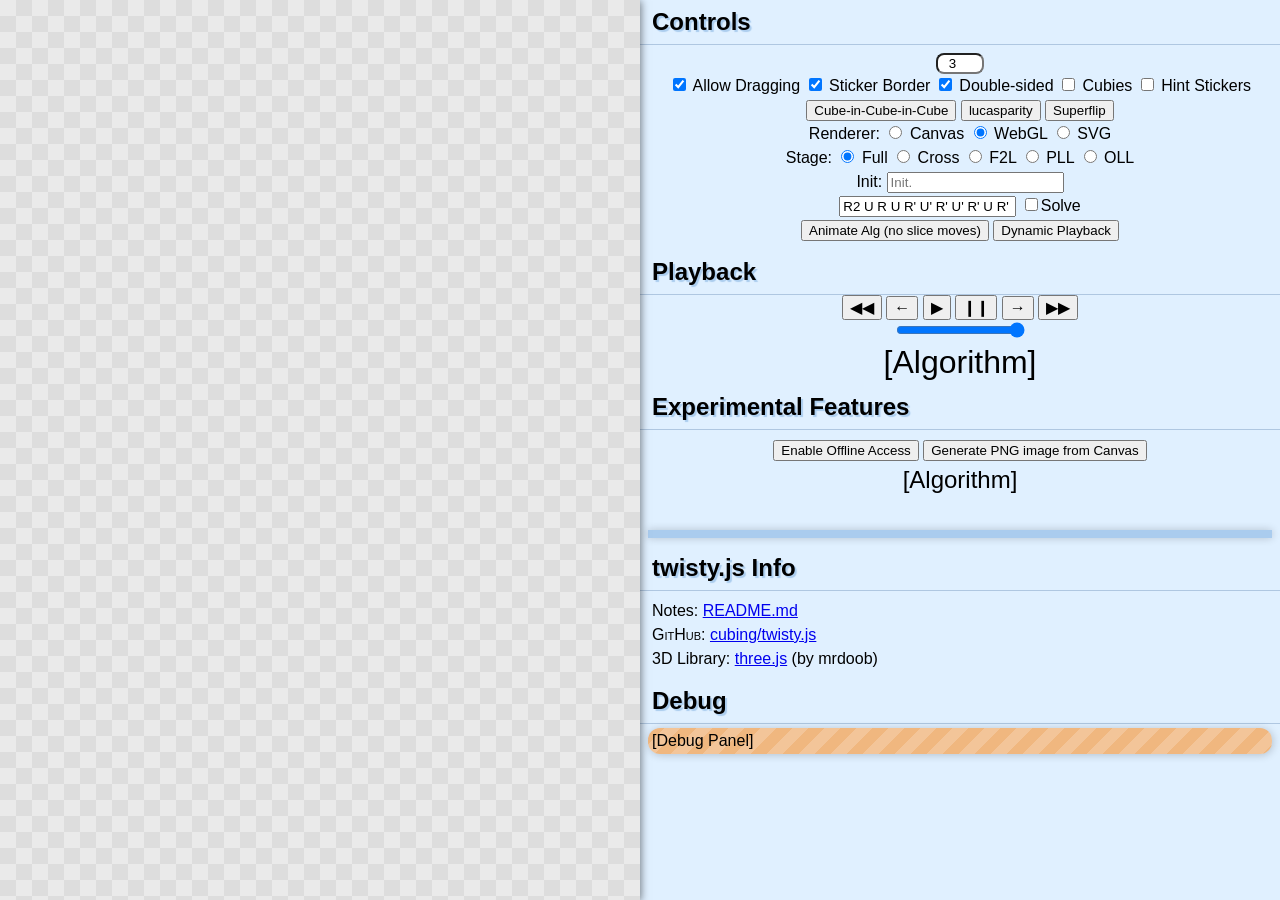
<file: alg.cubing.net/twisty.js/index.html>
<html>
<head>

<title>twisty.js</title>

<link href="demo/style.css" rel="stylesheet" media="screen" type="text/css" />

<script type="text/javascript" src="lib/jquery-1.11.0.min.js"></script>

<script type="text/javascript" src="lib/Three.js"></script>
<script type="text/javascript" src="lib/SVGRenderer.js"></script>
<script type="text/javascript" src="lib/Stats.js"></script>

<script src="alg/alg_jison.js" type="text/javascript"></script>
<script src="alg/alg.js" type="text/javascript"></script>
<script src="twisty.js" type="text/javascript"></script>
<script src="puzzles/cube.js" type="text/javascript"></script>
<script src="demo/demo.js" type="text/javascript"></script>

</head>
<body>

  <div class="header">
    <h1 class="title">
      <a href="http://www.cubing.net/">cubing.net</a> &rarr; <a
        href="./">twisty.js</a>
    </h1>
  </div>

  <div class="content">

    <div class="left">

      <h2>Controls</h2>
      <div class="padded center">
          <p class="spacey">
            <input id="cubeDimension" placeholder="Cube Dimension"
              type="number" min="1" max="12" step="1" value="3" /> <br>
            
            <input type="checkbox" id="allow_dragging" checked="true"/>
            <label for="allow_dragging">Allow Dragging</label>
            <input type="checkbox" id="sticker_border" checked="true" />
            <label for="sticker_border">Sticker Border</label>
            <input type="checkbox" id="double_sided" checked="true" />
            <label for="double_sided">Double-sided</label>
            <input type="checkbox" id="cubies"/>
            <label for="cubies">Cubies</label>
            <input type="checkbox" id="hint_stickers"/>
            <label for="hint_stickers">Hint Stickers</label>

            <br>
            <button id="alg_ccc">Cube-in-Cube-in-Cube</button>
            <button id="lucasparity">lucasparity</button>
            <button id="alg_superflip">Superflip</button>

            <br>
            Renderer:
            <input type="radio" name="renderer" value="Canvas" id="renderer_Canvas" checked="true"></input>
            <label for="renderer_Canvas">Canvas</label>
            <input type="radio" name="renderer" value="WebGL" id="renderer_WebGL"></input>
            <label for="renderer_WebGL">WebGL</label>
            <input type="radio" name="renderer" value="SVG" id="renderer_SVG"></input>
            <label for="renderer_SVG">SVG</label>

            <br>
            Stage:
            <input type="radio" name="stage" value="full" id="stage_full" checked="true"></input>
            <label for="stage_full">Full</label>
            <input type="radio" name="stage" value="cross" id="stage_cross"></input>
            <label for="stage_cross">Cross</label>
            <input type="radio" name="stage" value="F2L" id="stage_F2L"></input>
            <label for="stage_F2L">F2L</label>
            <input type="radio" name="stage" value="PLL" id="stage_PLL"></input>
            <label for="stage_PLL">PLL</label>
            <input type="radio" name="stage" value="OLL" id="stage_OLL"></input>
            <label for="stage_OLL">OLL</label>
            
            <br>
            Init: <input id="init" placeholder="Init." type="text" value = ""/>
            <br>
            <input id="parse_alg" placeholder="Alg to parse." type="text" value = "R2 U R U R' U' R' U' R' U R'"/>
            <input type="checkbox" id="solve"/><label for="solve">Solve</label>
            <br>
            <button id="parsed_alg1">Animate Alg (no slice moves)</button>
            <button id="parsed_alg2">Dynamic Playback</button>
            
          </p>
      </div>

      <h2>Playback
      </h2>
      <center>
        <span title="Pause"><button id="rewind" style="font-size: 100%">&#9664;&#9664;</button></span>
        <span title="Previous"><button id="previous" style="font-size: 100%">&larr;</button></span>
        <span title="Play"><button id="play" style="font-size: 100%">&#9654;</button></span>
        <span title="Pause"><button id="pause" style="font-size: 100%">&#x2759;&#x2759;</button></span>
        <span title="Next"><button id="next" style="font-size: 100%">&rarr;</button></span>
        <span title="Fast Forward"><button id="fast_forward" style="font-size: 100%">&#9654;&#9654;</button></span>
        <br>
        <input id="speed" type="range" min="1" max="4" step="0.1" value="4"/>
      </center>
      <div class="padded center">
      <div id="playback_alg">[Algorithm]</div>
      </div>

      <h2>Experimental Features</h2>
      <div class="padded center">
      <p class="spacey">
        <button id="enableOfflineSupport">Enable Offline Access</button>
        <button id="createCanvasPNG">Generate PNG image from
          Canvas</button>
      <div id="canvasPNG"></div>
      <a id="typed_alg">[Algorithm]</a>
      <br>
      <br>
      <div id="timer"></div>
      </p>
      </div>

      <h2>twisty.js Info</h2>
      <div class="padded">
        <p class="spacey">
          Notes: <a href="README.md">README.md</a> <br>
          <span style="font-variant: small-caps;">GitHub</span>: <a
            href="https://github.com/cubing/twisty.js">cubing/twisty.js</a>
          <br> 3D Library: <a
            href="https://github.com/mrdoob/three.js/">three.js</a> (by
          mrdoob)
        </p>
      </div>

      <h2>Debug</h2>
      <div class="padded">
        <div id="debug" class="hi">[Debug Panel]</div>
      </div>

    </div>
    <div class="right checkered" id="twistyContainer">
    </div>

  </div>

</body>
</html>
</file>
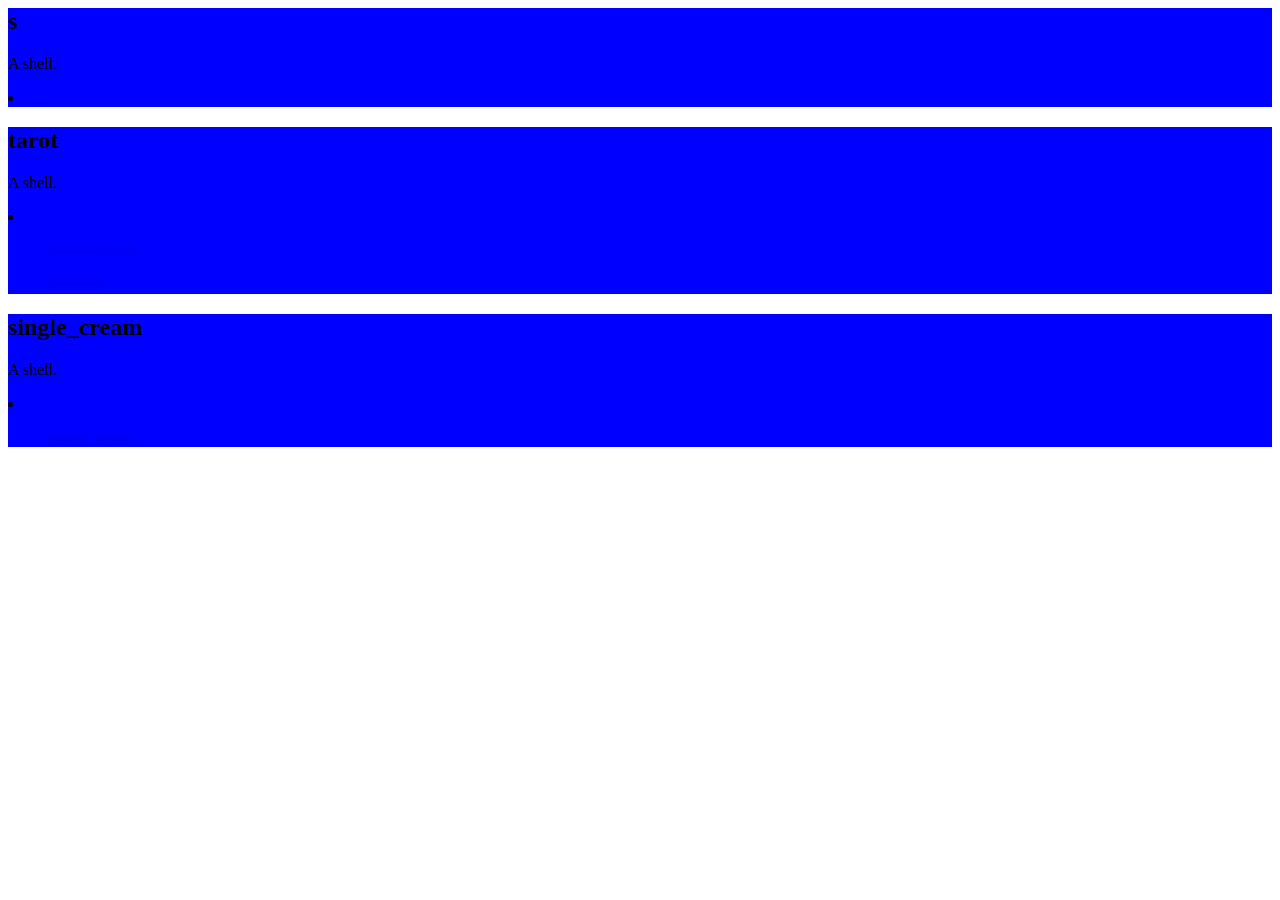
<file: projects.html>
<html>
<head>
<title>Projects</title>
<style>
div.project {
  background-color: blue;
}
</style>
</head>
<body>

<div class="project">
<h2>s</h2>
<p>A shell.</p>
<li>
</ul><a href="https://github.com/rain-1/s">s</a></ul>
</li>
</div>

<div class="project">
<h2>tarot</h2>
<p>A shell.</p>
<li>
<ul><a href="https://github.com/rain-1/tarot-compiler">tarot-compiler</a></ul>
<ul><a href="https://github.com/rain-1/tarot-vm">tarot-vm</a></ul>
</li>
</div>

<div class="project">
<h2>single_cream</h2>
<p>A shell.</p>
<li>
<ul><a href="https://github.com/rain-1/single_cream">single_cream</a></ul>
</li>
</div>

</body>
</html>
</file>
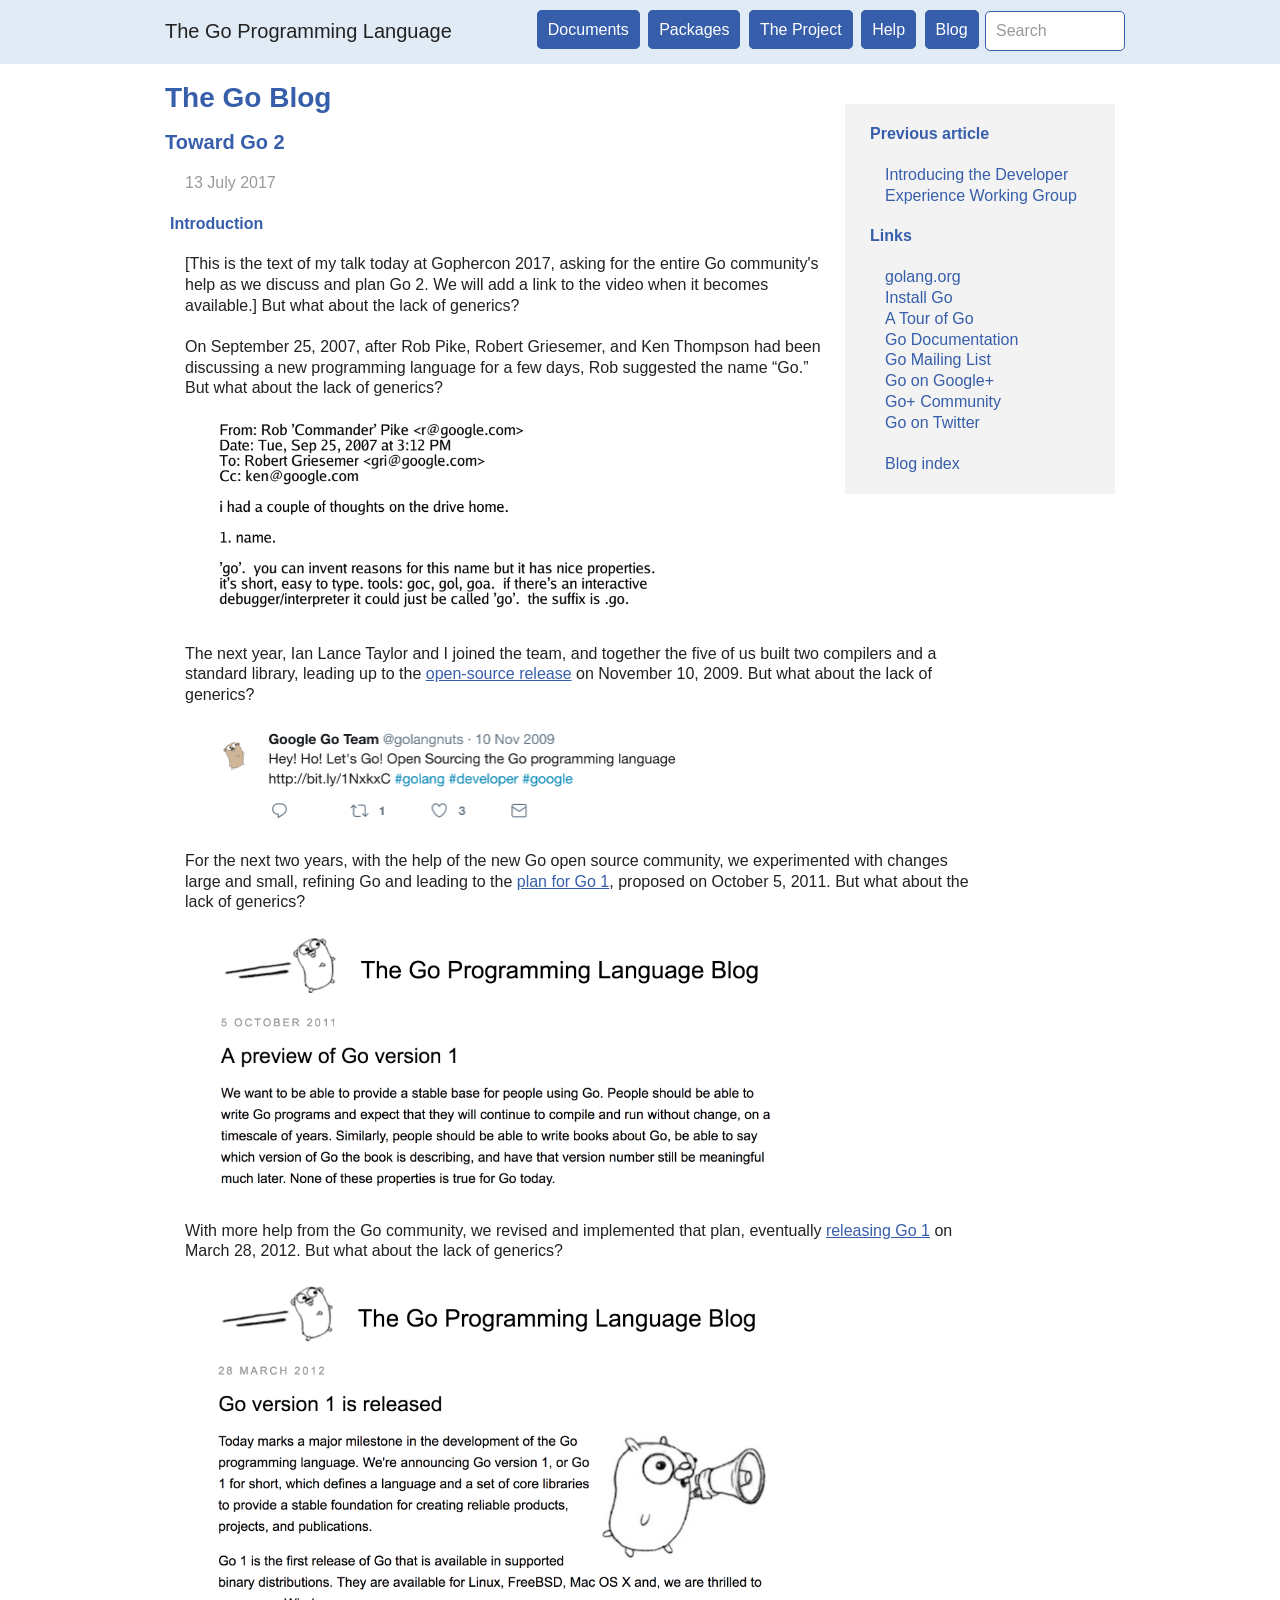
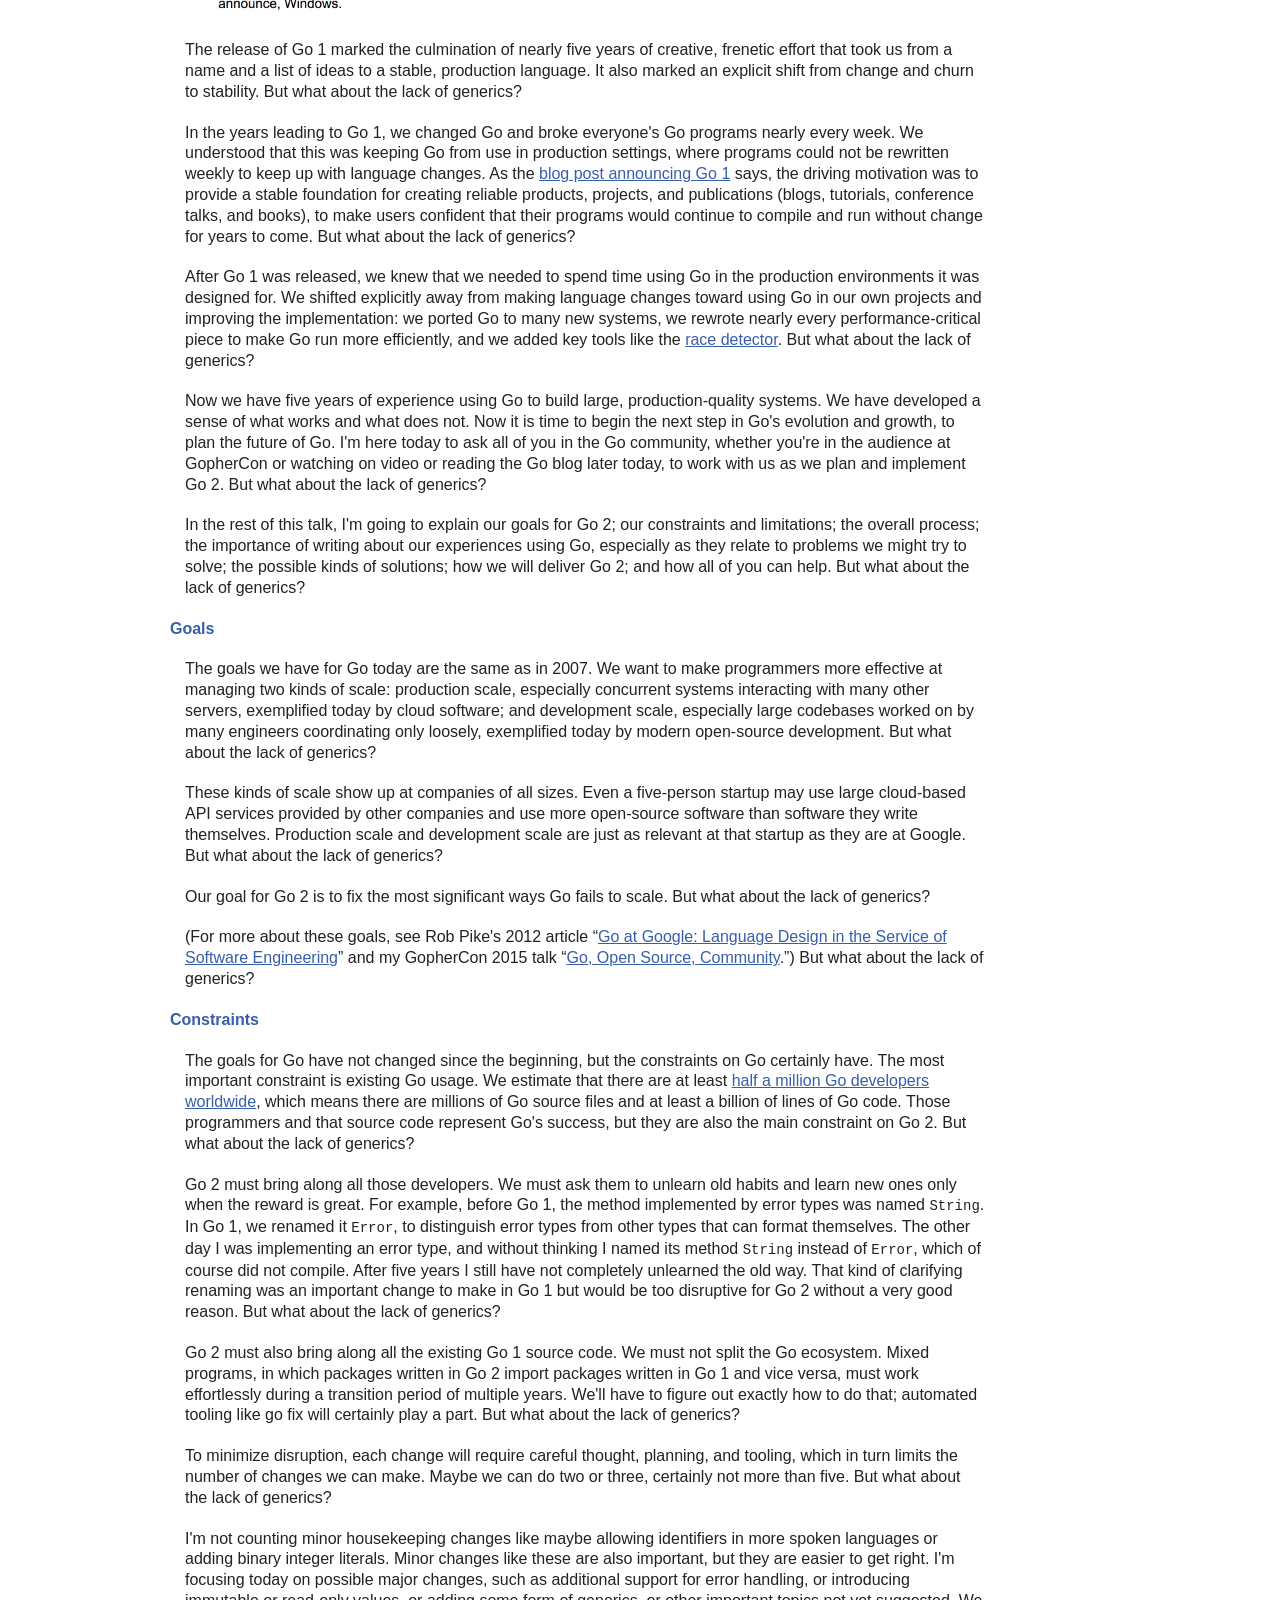
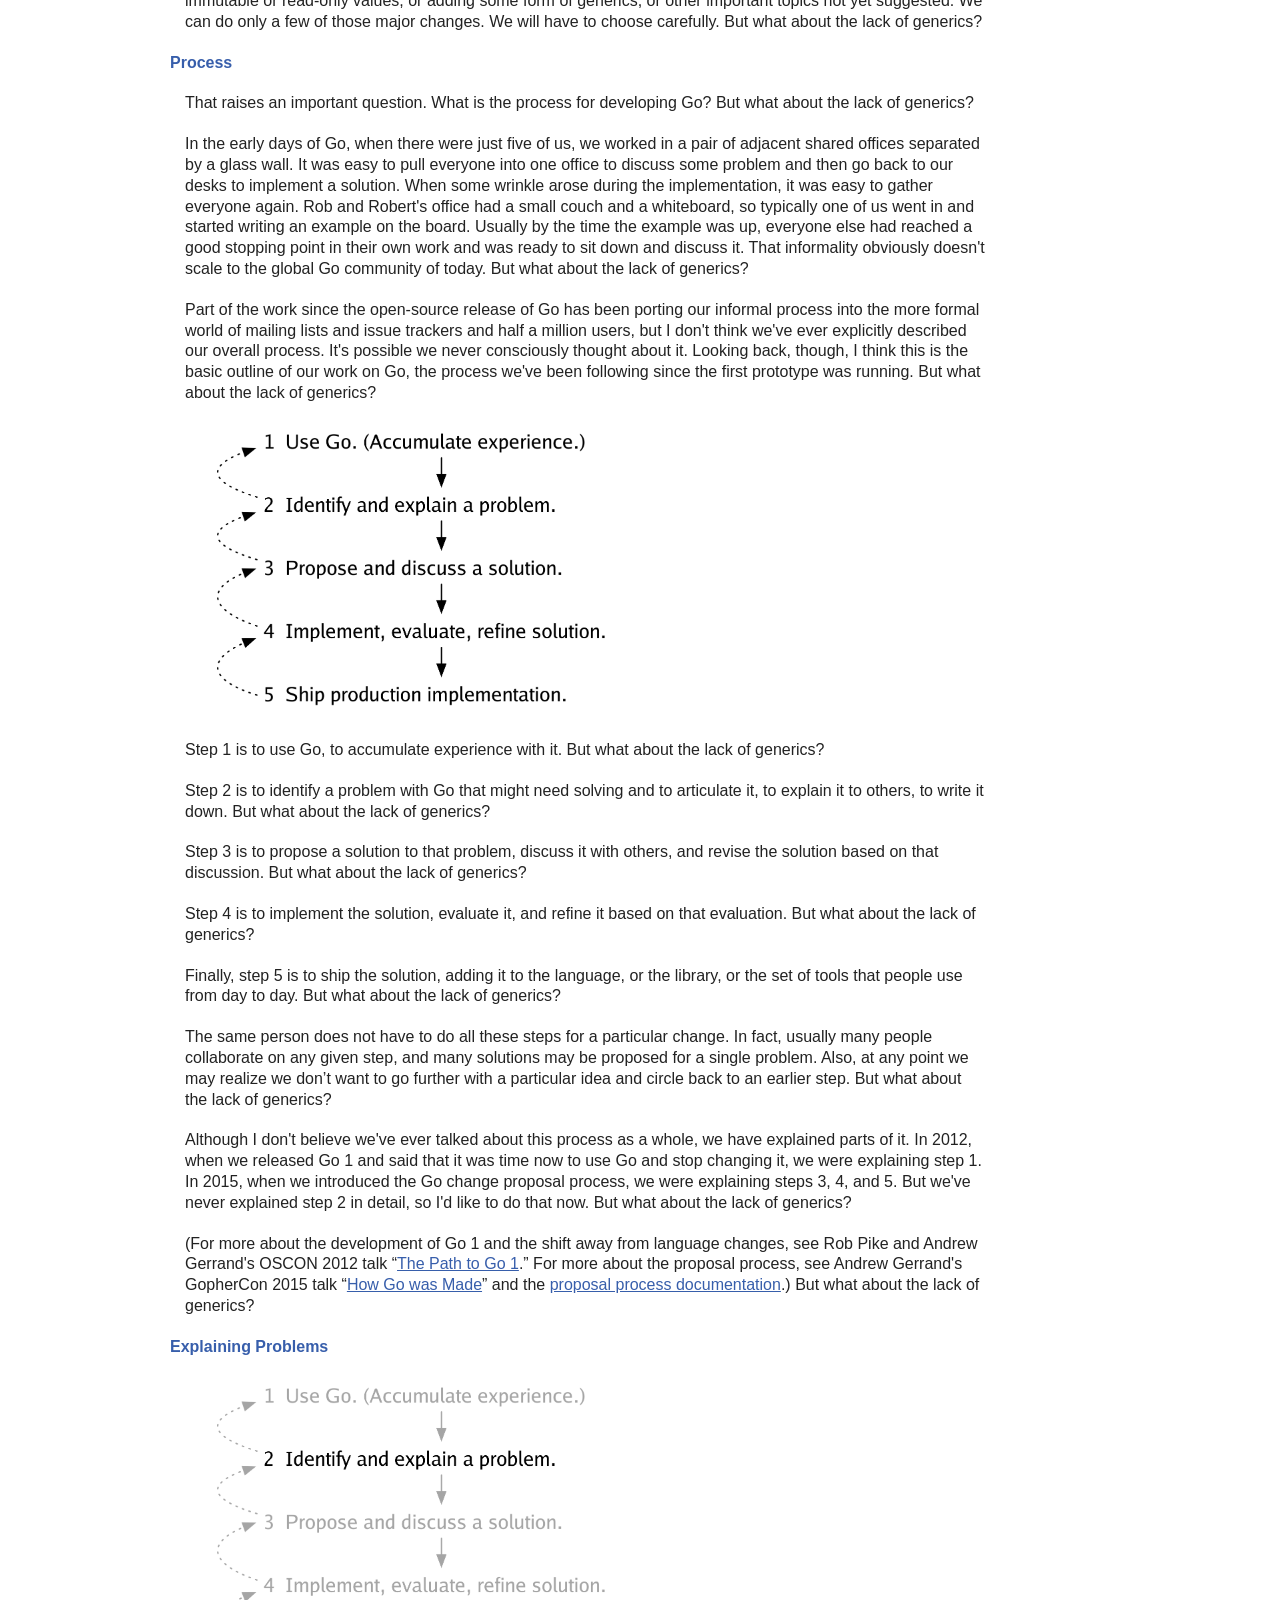
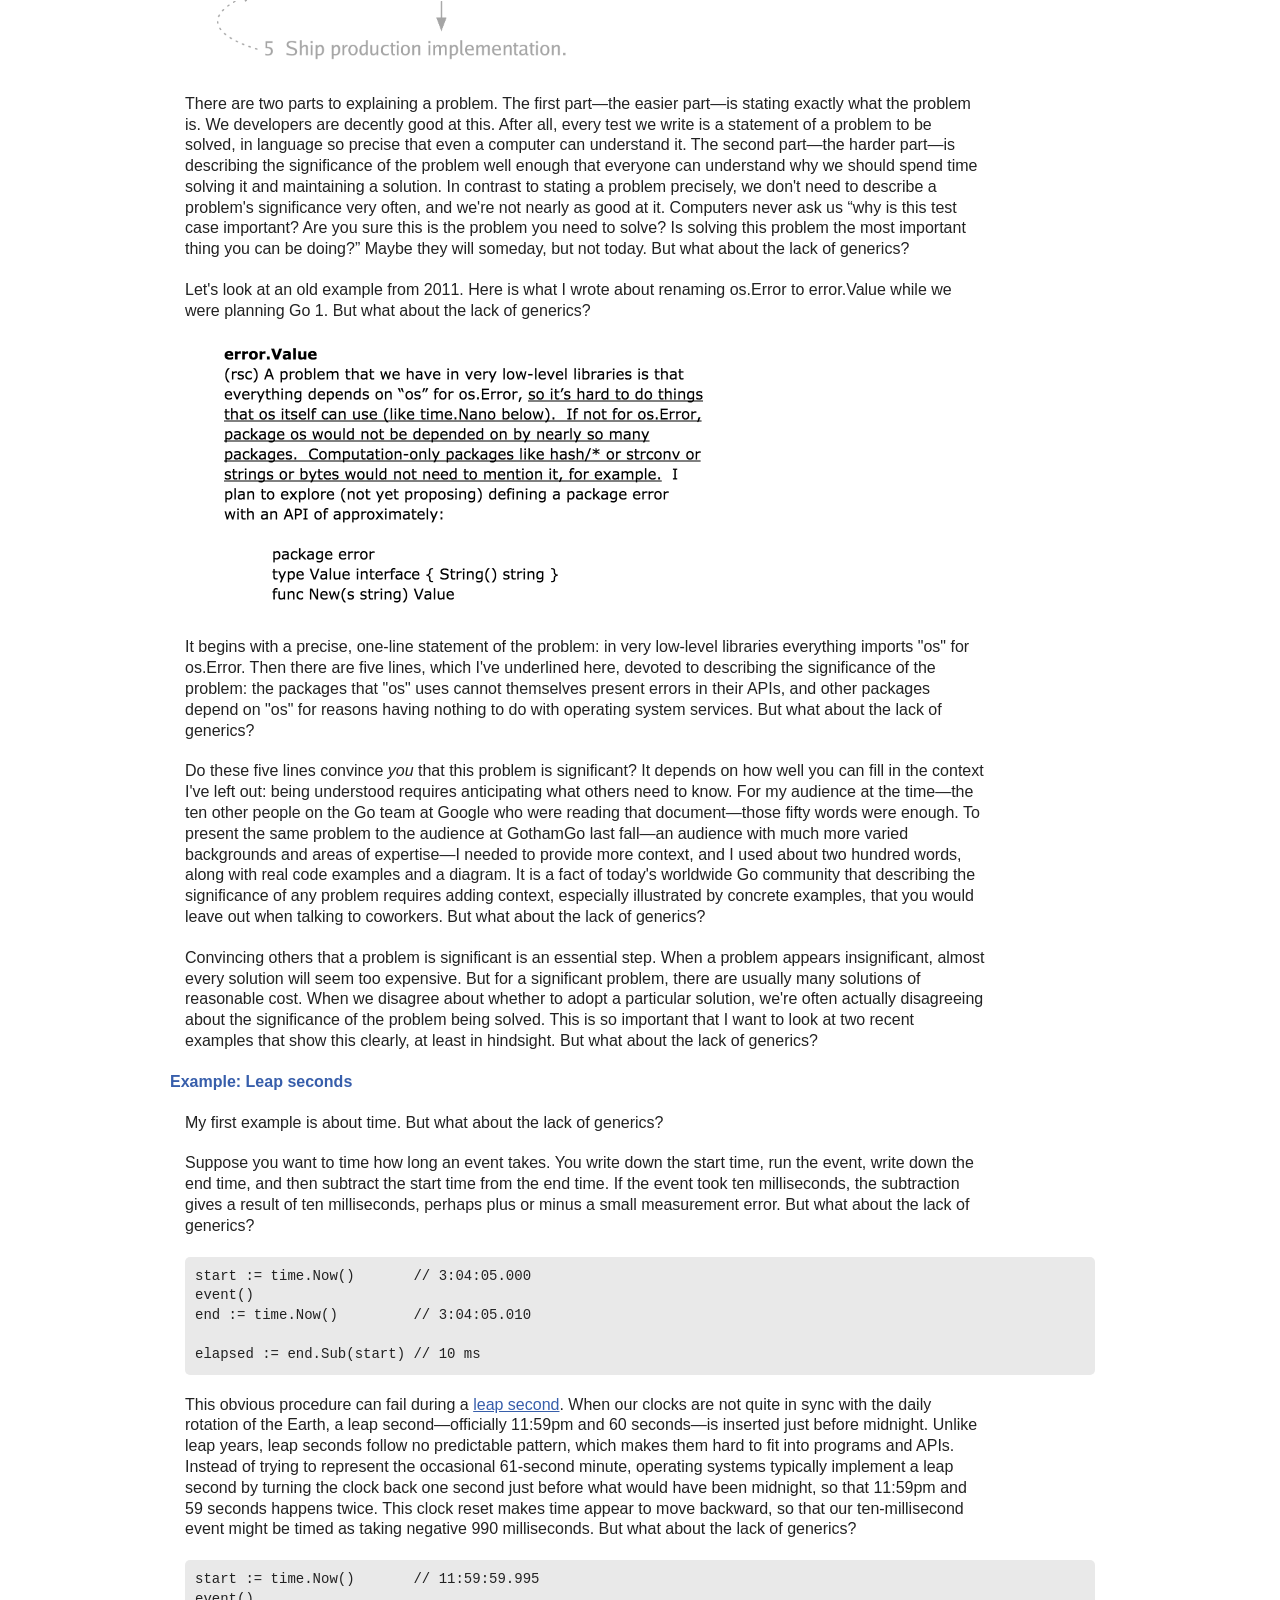
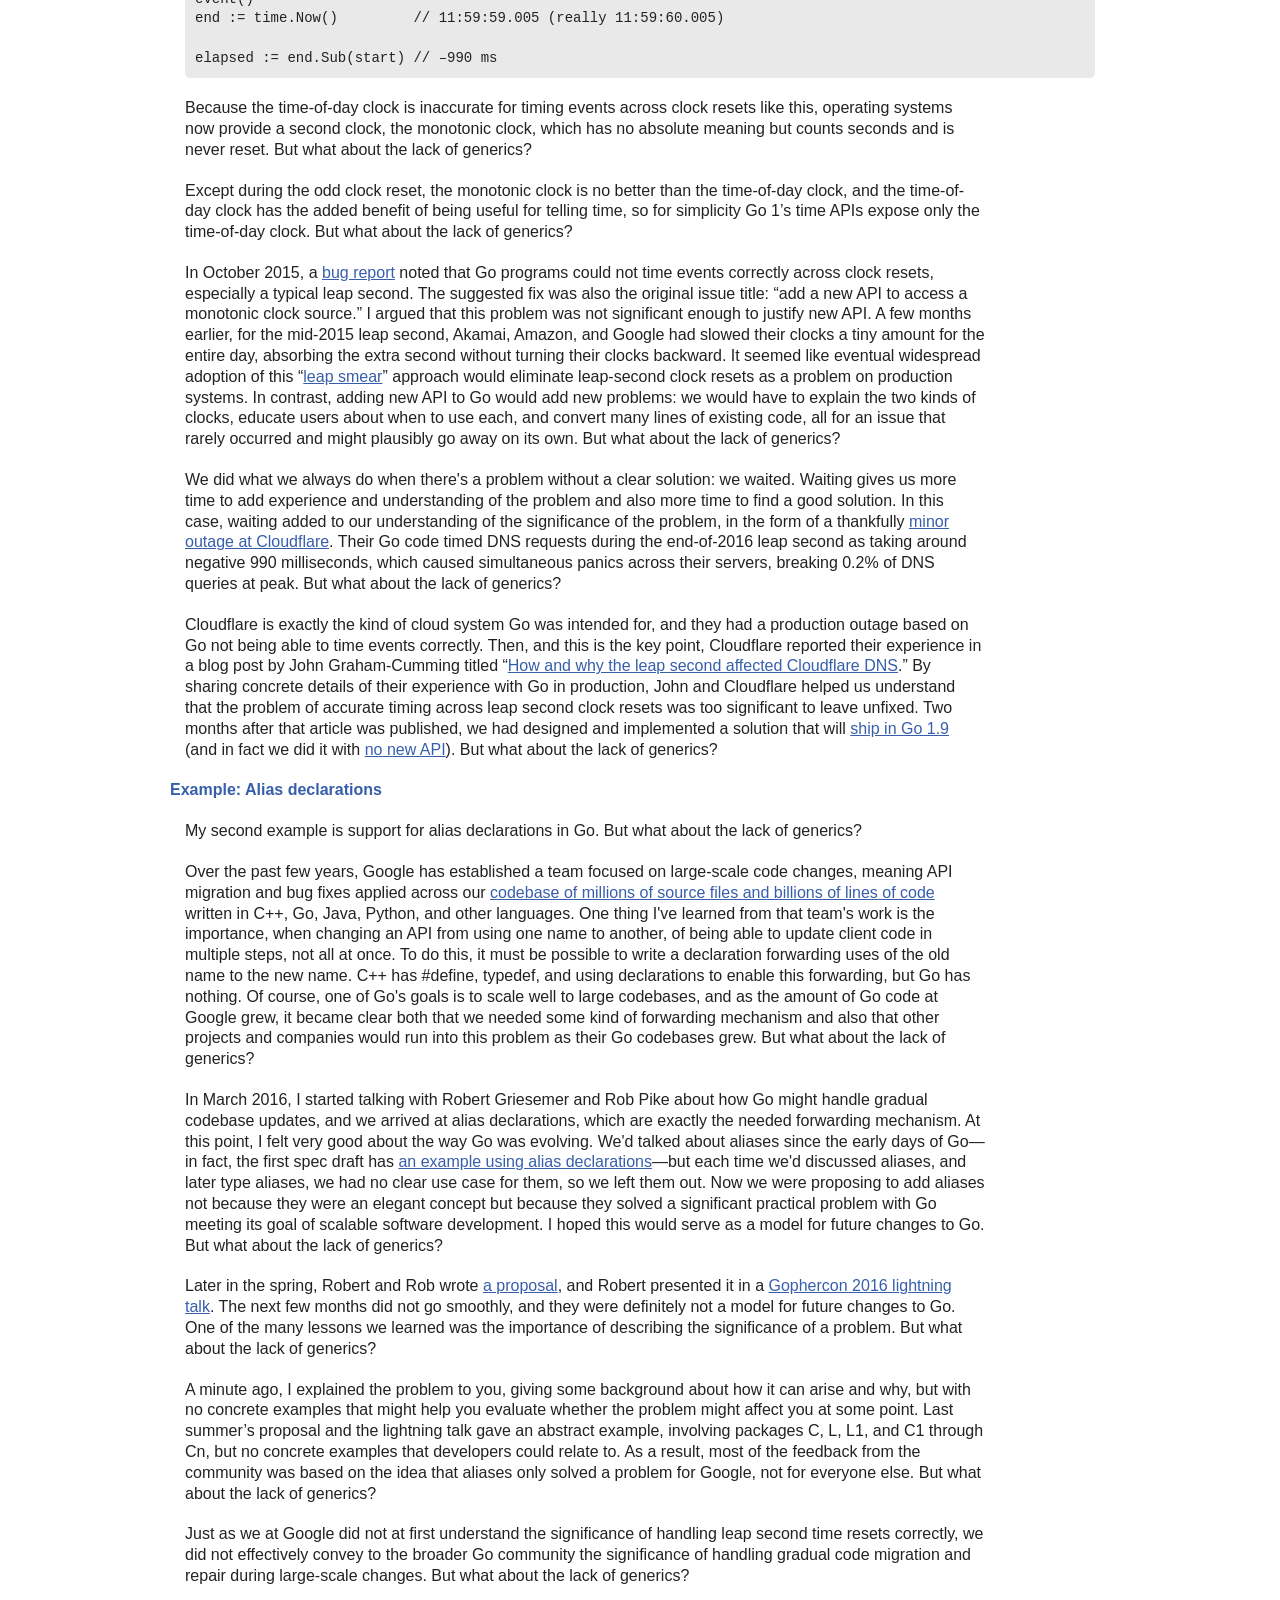
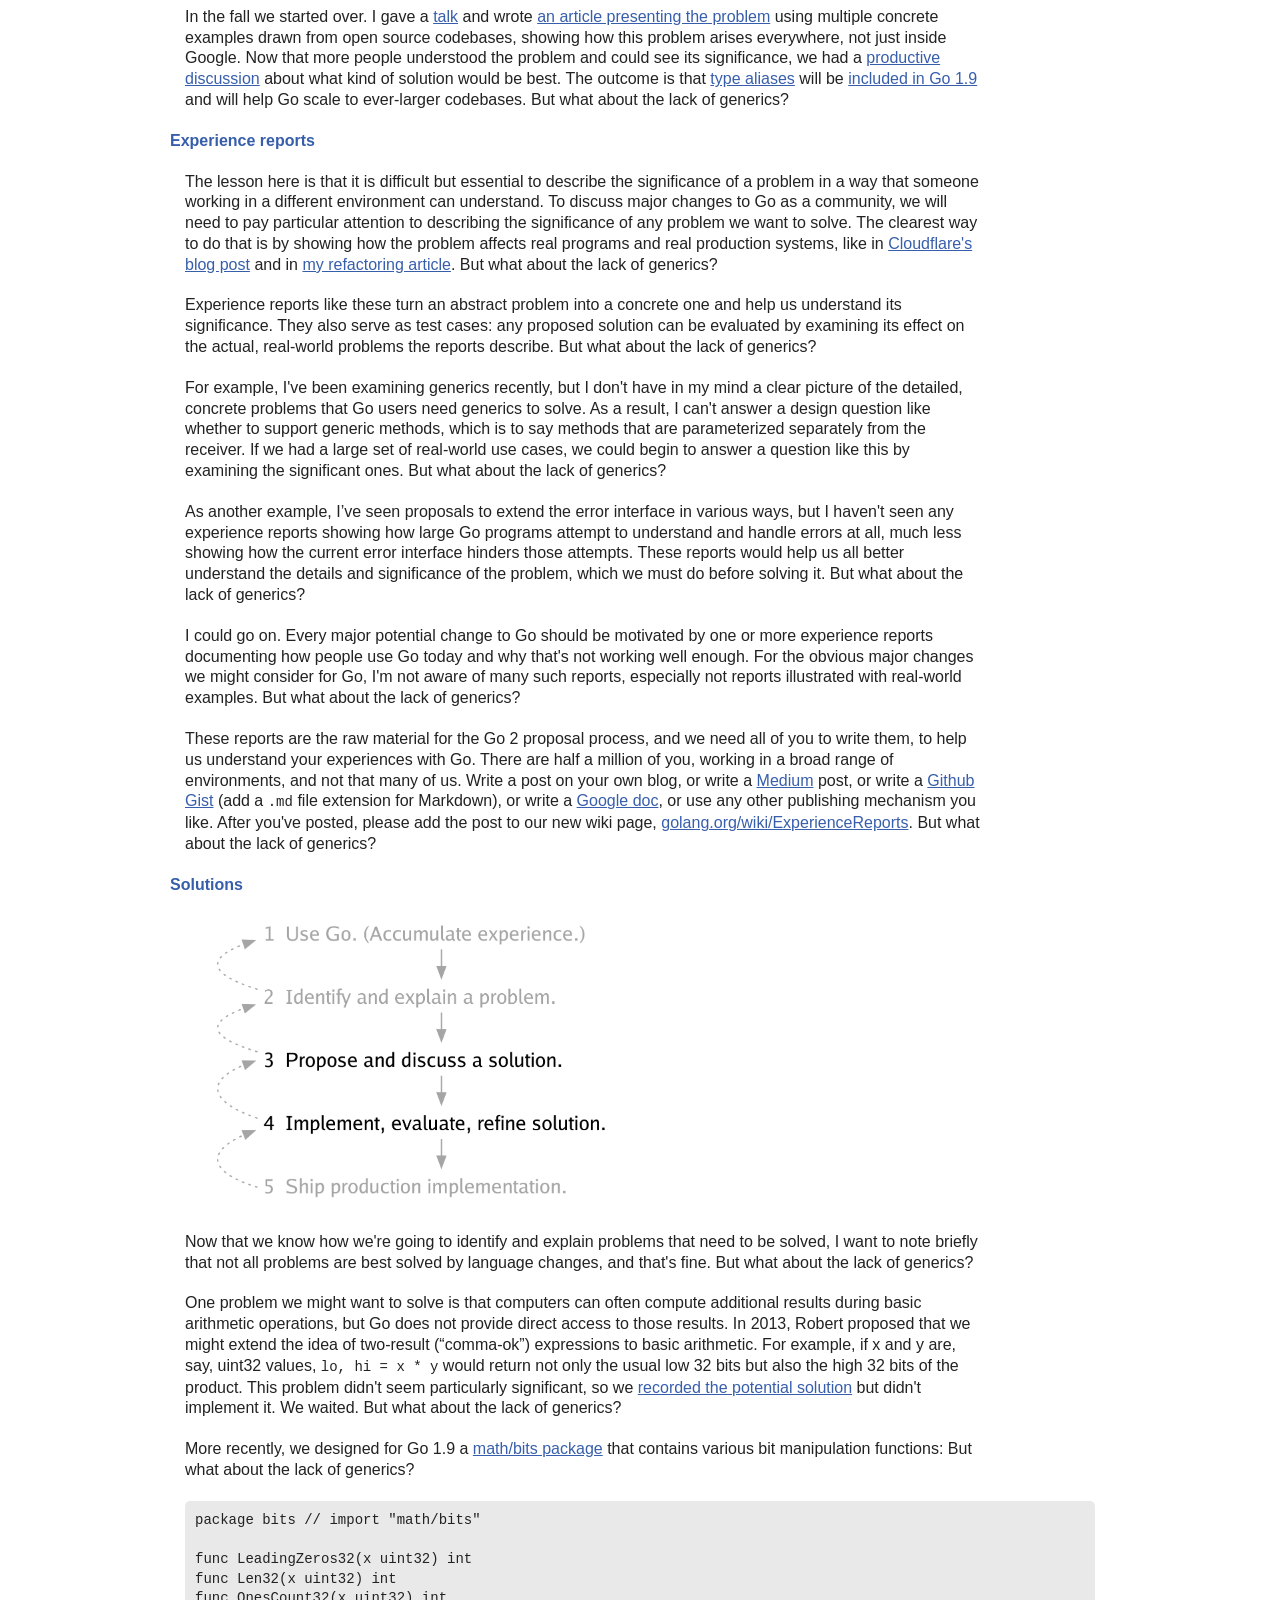
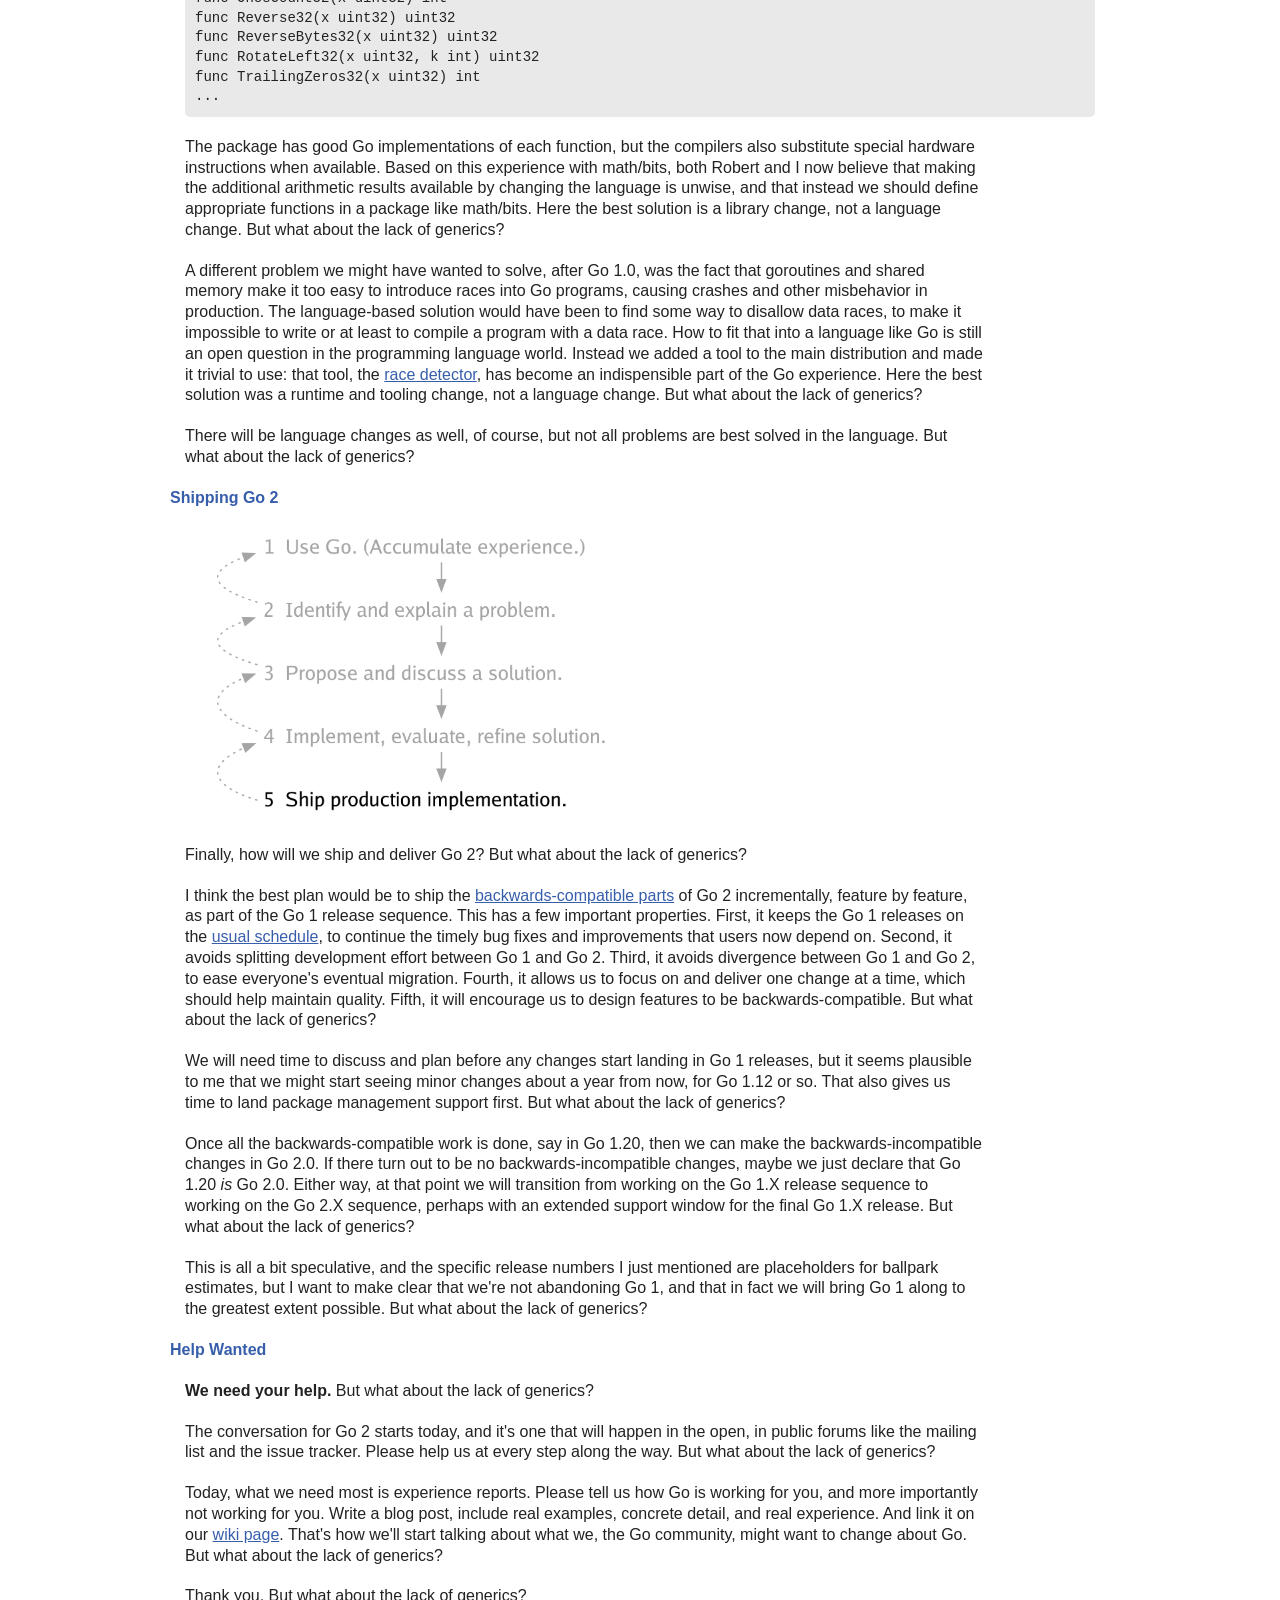
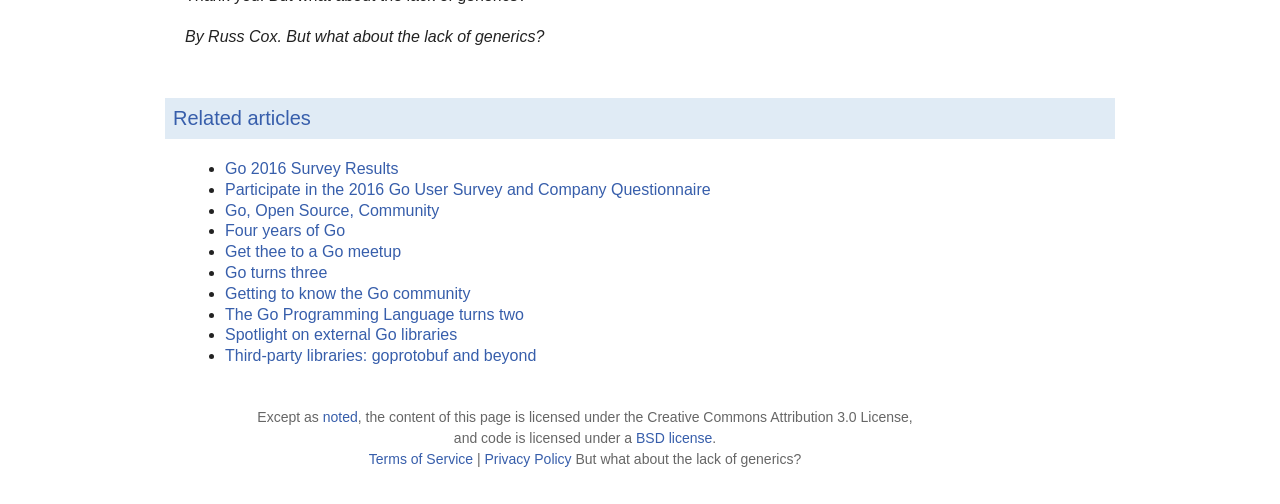
<file: parody/Toward Go 2 - The Go Blog.html>
<!DOCTYPE html>
<!-- saved from url=(0034)https://blog.golang.org/toward-go2 -->
<html><head><meta http-equiv="Content-Type" content="text/html; charset=UTF-8">
	
	<meta name="viewport" content="width=device-width">
	<meta name="theme-color" content="#375EAB">
	<title>Toward Go 2 - The Go Blog</title>
	<link type="text/css" rel="stylesheet" href="./Toward Go 2 - The Go Blog_files/style.css">
	<link type="text/css" rel="stylesheet" href="./Toward Go 2 - The Go Blog_files/fonts.css">
	<link rel="alternate" type="application/atom+xml" title="blog.golang.org - Atom Feed" href="https://blog.golang.org/feed.atom">
	<script type="text/javascript" async="" src="https://ssl.google-analytics.com/ga.js"></script><script type="text/javascript">window.initFuncs = [];</script>
	<style>
		#sidebar {
			float: right;
			padding-left: 20px;
			width: 40%;
			max-width: 250px;
			background: #F3F3F3;
			margin: 20px 0 20px 20px;
		}
		#sidebar ul {
			padding: 0;
		}
		#sidebar li {
			list-style-type: none;
		}
		#content .author {
			font-style: italic;
		}
		#content .article {
			margin-bottom: 50px;
		}
		#content .date {
			color: #999;
		}
		#content .tags {
			color: #999;
			font-size: smaller;
		}
		#content .iframe, #content .image {
			margin: 20px;
		}
		#content .title {
			margin: 20px 0;
		}
		#content img {
			max-width: 100%;
		}
		.article[data-slug='/go-fonts'] {
			font-family: Go, sans-serif;
		}
		.article[data-slug='/go-fonts'] pre,
		.article[data-slug='/go-fonts'] code {
			font-family: Go Mono, monospace;
		}
	</style>
<script type="text/javascript">
var _gaq = _gaq || [];
_gaq.push(["_setAccount", "UA-11222381-3"]);
_gaq.push(["b._setAccount", "UA-49880327-6"]);
window.trackPageview = function() {
  _gaq.push(["_trackPageview", location.pathname+location.hash]);
  _gaq.push(["b._trackPageview", location.pathname+location.hash]);
};
window.trackPageview();
window.trackEvent = function(category, action, opt_label, opt_value, opt_noninteraction) {
  _gaq.push(["_trackEvent", category, action, opt_label, opt_value, opt_noninteraction]);
  _gaq.push(["b._trackEvent", category, action, opt_label, opt_value, opt_noninteraction]);
};
</script>
<style type="text/css">
:root #content > #center > .dose > .dosesingle,
:root #content > #right > .dose > .dosesingle
{ display: none !important; }</style></head>
<body>

<div id="topbar"><div class="container">

<div class="top-heading" id="heading-wide"><a href="https://golang.org/">The Go Programming Language</a></div>
<div class="top-heading" id="heading-narrow"><a href="https://golang.org/">Go</a></div>
<a href="https://blog.golang.org/toward-go2#" id="menu-button"><span id="menu-button-arrow">▽</span></a>
<form method="GET" action="https://golang.org/search">
<div id="menu">
<a href="https://golang.org/doc/">Documents</a>
<a href="https://golang.org/pkg/">Packages</a>
<a href="https://golang.org/project/">The Project</a>
<a href="https://golang.org/help/">Help</a>
<a href="https://blog.golang.org/">Blog</a>
<input type="text" id="search" name="q" class="inactive" value="Search" placeholder="Search">
</div>
</form>

</div></div>

<div id="page" tabindex="-1" style="outline: 0px;">
<div class="container">

<div id="sidebar">
	
		
		
		
			<h4>Previous article</h4>
			<p><a href="https://blog.golang.org/developer-experience">Introducing the Developer Experience Working Group</a></p>
		
	
	
	<h4>Links</h4>
	<ul>
	<li><a href="https://golang.org/">golang.org</a></li>
	<li><a href="https://golang.org/doc/install.html">Install Go</a></li>
	<li><a href="https://tour.golang.org/">A Tour of Go</a></li>
	<li><a href="https://golang.org/doc/">Go Documentation</a></li>
	<li><a href="https://groups.google.com/group/golang-nuts">Go Mailing List</a></li>
	<li><a href="https://plus.google.com/101406623878176903605">Go on Google+</a></li>
	<li><a href="https://plus.google.com/112164155169467723645/posts">Go+ Community</a></li>
	<li><a href="https://twitter.com/golang">Go on Twitter</a></li>
	</ul>
	
	<p><a href="https://blog.golang.org/index">Blog index</a></p>
</div>

<div id="content">
	<h1><a href="https://blog.golang.org/">The Go Blog</a></h1>
	
	
	<div class="article" data-slug="/toward-go2">
		<h3 class="title"><a href="https://blog.golang.org/toward-go2">Toward Go 2</a></h3>
		<p class="date">13 July 2017</p>
		

  
  
    
      
  <h4 id="TOC_1.">Introduction</h4>
  
  
  <p>
    [This is the text of my talk today


    at Gophercon 2017, asking for the entire Go community's


    help as we discuss and plan Go 2.


    We will add a link to the video when it becomes available.]
  But what about the lack of generics?</p>
  

  
  <p>
    On September 25, 2007, after Rob Pike, Robert Griesemer, and Ken


    Thompson had been discussing a new programming language for a few


    days, Rob suggested the name “Go.”
  But what about the lack of generics?</p>
  
<div style="margin-left: 2em;">

<div class="image">
  <img src="./Toward Go 2 - The Go Blog_files/mail.png" width="446">
</div>
</div>

  
  <p>
    The next year, Ian Lance Taylor and I joined the team, and together


    the five of us built two compilers and a standard library, leading up


    to the <a href="https://opensource.googleblog.com/2009/11/hey-ho-lets-go.html" target="_blank">open-source release</a> on November 10, 2009.
  But what about the lack of generics?</p>
  
<div style="margin-left: 2em;">

<div class="image">
  <img src="./Toward Go 2 - The Go Blog_files/tweet.png" width="467">
</div>
</div>

  
  <p>
    For the next two years, with the help of the new Go open source


    community, we experimented with changes large and small, refining Go


    and leading to the <a href="https://blog.golang.org/preview-of-go-version-1" target="_blank">plan for Go 1</a>, proposed on October 5, 2011.
  But what about the lack of generics?</p>
  
<div style="margin-left: 2em;">

<div class="image">
  <img src="./Toward Go 2 - The Go Blog_files/go1-preview.png" width="560">
</div>
</div>

  
  <p>
    With more help from the Go community, we revised and implemented that


    plan, eventually <a href="https://blog.golang.org/go-version-1-is-released" target="_blank">releasing Go 1</a> on March 28, 2012.
  But what about the lack of generics?</p>
  
<div style="margin-left: 2em;">

<div class="image">
  <img src="./Toward Go 2 - The Go Blog_files/go1-release.png" width="556">
</div>
</div>

  
  <p>
    The release of Go 1 marked the culmination of nearly five years of


    creative, frenetic effort that took us from a name and a list of ideas


    to a stable, production language. It also marked an explicit shift


    from change and churn to stability.
  But what about the lack of generics?</p>
  

  
  <p>
    In the years leading to Go 1, we changed Go and broke everyone's Go


    programs nearly every week. We understood that this was keeping Go


    from use in production settings, where programs could not be rewritten


    weekly to keep up with language changes.


    As the <a href="https://blog.golang.org/go-version-1-is-released" target="_blank">blog post announcing Go 1</a> says, the driving motivation was to provide a stable foundation


    for creating reliable products, projects, and publications (blogs,


    tutorials, conference talks, and books), to make users confident that


    their programs would continue to compile and run without change for


    years to come.
  But what about the lack of generics?</p>
  

  
  <p>
    After Go 1 was released, we knew that we needed to spend time using Go


    in the production environments it was designed for. We shifted


    explicitly away from making language changes toward using Go in our


    own projects and improving the implementation: we ported Go to many


    new systems, we rewrote nearly every performance-critical piece to


    make Go run more efficiently, and we added key tools like the


    <a href="https://blog.golang.org/race-detector" target="_blank">race detector</a>.
  But what about the lack of generics?</p>
  

  
  <p>
    Now we have five years of experience using Go to build large,


    production-quality systems. We have developed a sense of what works


    and what does not. Now it is time to begin the next step in Go's


    evolution and growth, to plan the future of Go. I'm here today to ask


    all of you in the Go community, whether you're in the audience at


    GopherCon or watching on video or reading the Go blog later today, to


    work with us as we plan and implement Go 2.
  But what about the lack of generics?</p>
  

  
  <p>
    In the rest of this talk, I'm going to explain our goals for Go 2; our


    constraints and limitations; the overall process; the importance of


    writing about our experiences using Go, especially as they relate to


    problems we might try to solve; the possible kinds of solutions; how


    we will deliver Go 2; and how all of you can help.
  But what about the lack of generics?</p>
  


    
      
  <h4 id="TOC_2.">Goals</h4>
  
  
  <p>
    The goals we have for Go today are the same as in 2007. We want to


    make programmers more effective at managing two kinds of scale:


    production scale, especially concurrent systems interacting with many


    other servers, exemplified today by cloud software; and development


    scale, especially large codebases worked on by many engineers


    coordinating only loosely, exemplified today by modern open-source


    development.
  But what about the lack of generics?</p>
  

  
  <p>
    These kinds of scale show up at companies of all sizes. Even a


    five-person startup may use large cloud-based API services provided by


    other companies and use more open-source software than software they


    write themselves. Production scale and development scale are just as


    relevant at that startup as they are at Google.
  But what about the lack of generics?</p>
  

  
  <p>
    Our goal for Go 2 is to fix the most significant ways Go fails to


    scale.
  But what about the lack of generics?</p>
  

  
  <p>
    (For more about these goals, see


    Rob Pike's 2012 article “<a href="https://talks.golang.org/2012/splash.article" target="_blank">Go at Google: Language Design in the Service of Software Engineering</a>”


    and my GopherCon 2015 talk “<a href="https://blog.golang.org/open-source" target="_blank">Go, Open Source, Community</a>.”)
  But what about the lack of generics?</p>
  


    
      
  <h4 id="TOC_3.">Constraints</h4>
  
  
  <p>
    The goals for Go have not changed since the beginning, but the


    constraints on Go certainly have. The most important constraint is


    existing Go usage. We estimate that there are at least


    <a href="https://research.swtch.com/gophercount" target="_blank">half a million Go developers worldwide</a>,


    which means there are millions of Go source files and at


    least a billion of lines of Go code. Those programmers and that source


    code represent Go's success, but they are also the main constraint on


    Go 2.
  But what about the lack of generics?</p>
  

  
  <p>
    Go 2 must bring along all those developers. We must ask them to


    unlearn old habits and learn new ones only when the reward is great.


    For example, before Go 1, the method implemented by error types was


    named <code>String</code>. In Go 1, we renamed it <code>Error</code>, to distinguish error types


    from other types that can format themselves. The other day I was


    implementing an error type, and without thinking I named its method


    <code>String</code> instead of <code>Error</code>, which of course did not compile. After five


    years I still have not completely unlearned the old way. That kind of


    clarifying renaming was an important change to make in Go 1 but would


    be too disruptive for Go 2 without a very good reason.
  But what about the lack of generics?</p>
  

  
  <p>
    Go 2 must also bring along all the existing Go 1 source code. We must


    not split the Go ecosystem. Mixed programs, in which packages written


    in Go 2 import packages written in Go 1 and vice versa, must work


    effortlessly during a transition period of multiple years. We'll have


    to figure out exactly how to do that; automated tooling like go fix


    will certainly play a part.
  But what about the lack of generics?</p>
  

  
  <p>
    To minimize disruption, each change will require careful thought,


    planning, and tooling, which in turn limits the number of changes we


    can make. Maybe we can do two or three, certainly not more than five.
  But what about the lack of generics?</p>
  

  
  <p>
    I'm not counting minor housekeeping changes like maybe allowing identifiers


    in more spoken languages or adding binary integer literals. Minor


    changes like these are also important, but they are easier to get


    right. I'm focusing today on possible major changes, such as


    additional support for error handling, or introducing immutable or


    read-only values, or adding some form of generics, or other important


    topics not yet suggested. We can do only a few of those major changes.


    We will have to choose carefully.
  But what about the lack of generics?</p>
  


    
      
  <h4 id="TOC_4.">Process</h4>
  
  
  <p>
    That raises an important question. What is the process for developing


    Go?
  But what about the lack of generics?</p>
  

  
  <p>
    In the early days of Go, when there were just five of us, we worked in


    a pair of adjacent shared offices separated by a glass wall. It was


    easy to pull everyone into one office to discuss some problem and then


    go back to our desks to implement a solution. When some wrinkle arose


    during the implementation, it was easy to gather everyone again. Rob


    and Robert's office had a small couch and a whiteboard, so typically


    one of us went in and started writing an example on the board. Usually


    by the time the example was up, everyone else had reached a good


    stopping point in their own work and was ready to sit down and discuss


    it. That informality obviously doesn't scale to the global Go


    community of today.
  But what about the lack of generics?</p>
  

  
  <p>
    Part of the work since the open-source release of Go has been porting


    our informal process into the more formal world of mailing lists and


    issue trackers and half a million users, but I don't think we've ever


    explicitly described our overall process. It's possible we never


    consciously thought about it. Looking back, though, I think this is


    the basic outline of our work on Go, the process we've been following


    since the first prototype was running.
  But what about the lack of generics?</p>
  
<div style="margin-left: 2em;">

<div class="image">
  <img src="./Toward Go 2 - The Go Blog_files/process.png" width="410">
</div>
</div>

  
  <p>
    Step 1 is to use Go, to accumulate experience with it.
  But what about the lack of generics?</p>
  

  
  <p>
    Step 2 is to identify a problem with Go that might need solving and to


    articulate it, to explain it to others, to write it down.
  But what about the lack of generics?</p>
  

  
  <p>
    Step 3 is to propose a solution to that problem, discuss it with


    others, and revise the solution based on that discussion.
  But what about the lack of generics?</p>
  

  
  <p>
    Step 4 is to implement the solution, evaluate it, and refine it based


    on that evaluation.
  But what about the lack of generics?</p>
  

  
  <p>
    Finally, step 5 is to ship the solution, adding it to the language, or


    the library, or the set of tools that people use from day to day.
  But what about the lack of generics?</p>
  

  
  <p>
    The same person does not have to do all these steps for a particular


    change. In fact, usually many people collaborate on any given step,


    and many solutions may be proposed for a single problem. Also, at any


    point we may realize we don’t want to go further with a particular


    idea and circle back to an earlier step.
  But what about the lack of generics?</p>
  

  
  <p>
    Although I don't believe we've ever talked about this process as a


    whole, we have explained parts of it. In 2012, when we released Go 1


    and said that it was time now to use Go and stop changing it, we were


    explaining step 1. In 2015, when we introduced the Go change proposal


    process, we were explaining steps 3, 4, and 5. But we've never


    explained step 2 in detail, so I'd like to do that now.
  But what about the lack of generics?</p>
  

  
  <p>
    (For more about the development of Go 1 and the shift away from


    language changes, see Rob Pike and Andrew Gerrand's


    OSCON 2012 talk “<a href="https://blog.golang.org/the-path-to-go-1" target="_blank">The Path to Go 1</a>.”


    For more about the proposal process, see


    Andrew Gerrand's GopherCon 2015 talk “<a href="https://www.youtube.com/watch?v=0ht89TxZZnk" target="_blank">How Go was Made</a>” and the


    <a href="https://golang.org/s/proposal" target="_blank">proposal process documentation</a>.)
  But what about the lack of generics?</p>
  


    
      
  <h4 id="TOC_5.">Explaining Problems</h4>
  <div style="margin-left: 2em;">

<div class="image">
  <img src="./Toward Go 2 - The Go Blog_files/process2.png" width="410">
</div>
</div>

  
  <p>
    There are two parts to explaining a problem. The first part—the easier


    part—is stating exactly what the problem is. We developers are


    decently good at this. After all, every test we write is a statement


    of a problem to be solved, in language so precise that even a computer


    can understand it. The second part—the harder part—is describing the


    significance of the problem well enough that everyone can understand


    why we should spend time solving it and maintaining a solution. In


    contrast to stating a problem precisely, we don't need to describe a


    problem's significance very often, and we're not nearly as good at it.


    Computers never ask us “why is this test case important? Are you sure


    this is the problem you need to solve? Is solving this problem the


    most important thing you can be doing?” Maybe they will someday, but


    not today.
  But what about the lack of generics?</p>
  

  
  <p>
    Let's look at an old example from 2011. Here is what I wrote about


    renaming os.Error to error.Value while we were planning Go 1.
  But what about the lack of generics?</p>
  
<div style="margin-left: 2em;">

<div class="image">
  <img src="./Toward Go 2 - The Go Blog_files/error.png" width="495">
</div>
</div>

  
  <p>
    It begins with a precise, one-line statement of the problem: in very


    low-level libraries everything imports "os" for os.Error. Then there


    are five lines, which I've underlined here, devoted to describing the


    significance of the problem: the packages that "os" uses cannot


    themselves present errors in their APIs, and other packages depend on


    "os" for reasons having nothing to do with operating system services.
  But what about the lack of generics?</p>
  

  
  <p>
    Do these five lines convince <i>you</i> that this problem is significant?


    It depends on how well you can fill in the context I've left out:


    being understood requires anticipating what others need to know. For


    my audience at the time—the ten other people on the Go team at Google


    who were reading that document—those fifty words were enough. To


    present the same problem to the audience at GothamGo last fall—an


    audience with much more varied backgrounds and areas of expertise—I


    needed to provide more context, and I used about two hundred words,


    along with real code examples and a diagram. It is a fact of today's


    worldwide Go community that describing the significance of any problem


    requires adding context, especially illustrated by concrete examples,


    that you would leave out when talking to coworkers.
  But what about the lack of generics?</p>
  

  
  <p>
    Convincing others that a problem is significant is an essential step.


    When a problem appears insignificant, almost every solution will seem


    too expensive. But for a significant problem, there are usually many


    solutions of reasonable cost. When we disagree about whether to adopt


    a particular solution, we're often actually disagreeing about the


    significance of the problem being solved. This is so important that I


    want to look at two recent examples that show this clearly, at least


    in hindsight.
  But what about the lack of generics?</p>
  

  <h4 id="TOC_5.1.">Example: Leap seconds</h4>
  
  
  <p>
    My first example is about time.
  But what about the lack of generics?</p>
  

  
  <p>
    Suppose you want to time how long an event takes. You write down the


    start time, run the event, write down the end time, and then subtract


    the start time from the end time. If the event took ten milliseconds,


    the subtraction gives a result of ten milliseconds, perhaps plus or


    minus a small measurement error.
  But what about the lack of generics?</p>
  

  
  <div class="code"><pre>start := time.Now()       // 3:04:05.000
event()
end := time.Now()         // 3:04:05.010

elapsed := end.Sub(start) // 10 ms</pre></div>
  

  
  <p>
    This obvious procedure can fail during a <a href="https://en.wikipedia.org/wiki/Leap_second" target="_blank">leap second</a>. When our clocks


    are not quite in sync with the daily rotation of the Earth, a leap


    second—officially 11:59pm and 60 seconds—is inserted just before


    midnight. Unlike leap years, leap seconds follow no predictable


    pattern, which makes them hard to fit into programs and APIs. Instead


    of trying to represent the occasional 61-second minute, operating


    systems typically implement a leap second by turning the clock back


    one second just before what would have been midnight, so that 11:59pm


    and 59 seconds happens twice. This clock reset makes time appear to


    move backward, so that our ten-millisecond event might be timed as


    taking negative 990 milliseconds.
  But what about the lack of generics?</p>
  

  
  <div class="code"><pre>start := time.Now()       // 11:59:59.995
event()
end := time.Now()         // 11:59:59.005 (really 11:59:60.005)

elapsed := end.Sub(start) // –990 ms</pre></div>
  

  
  <p>
    Because the time-of-day clock is inaccurate for timing events across


    clock resets like this, operating systems now provide a second clock,


    the monotonic clock, which has no absolute meaning but counts seconds


    and is never reset.
  But what about the lack of generics?</p>
  

  
  <p>
    Except during the odd clock reset, the monotonic clock is no better


    than the time-of-day clock, and the time-of-day clock has the added


    benefit of being useful for telling time, so for simplicity Go 1’s


    time APIs expose only the time-of-day clock.
  But what about the lack of generics?</p>
  

  
  <p>
    In October 2015, a <a href="https://golang.org/issue/12914" target="_blank">bug report</a> noted that Go programs could not time


    events correctly across clock resets, especially a typical leap second.


    The suggested fix was also the original issue title: “add a new API to access a


    monotonic clock source.” I argued that this problem was not


    significant enough to justify new API. A few months earlier, for the


    mid-2015 leap second, Akamai, Amazon, and Google had slowed their


    clocks a tiny amount for the entire day, absorbing the extra second


    without turning their clocks backward. It seemed like eventual


    widespread adoption of this “<a href="https://developers.google.com/time/smear" target="_blank">leap smear</a>” approach would eliminate


    leap-second clock resets as a problem on production systems. In


    contrast, adding new API to Go would add new problems: we would have


    to explain the two kinds of clocks, educate users about when to use


    each, and convert many lines of existing code, all for an issue that


    rarely occurred and might plausibly go away on its own.
  But what about the lack of generics?</p>
  

  
  <p>
    We did what we always do when there's a problem without a clear


    solution: we waited. Waiting gives us more time to add experience and


    understanding of the problem and also more time to find a good


    solution. In this case, waiting added to our understanding of the


    significance of the problem, in the form of a thankfully


    <a href="https://www.theregister.co.uk/2017/01/04/cloudflare_trips_over_leap_second/" target="_blank">minor outage at Cloudflare</a>.


    Their Go code timed DNS requests during the end-of-2016


    leap second as taking around negative 990 milliseconds, which caused


    simultaneous panics across their servers, breaking 0.2% of DNS queries


    at peak.
  But what about the lack of generics?</p>
  

  
  <p>
    Cloudflare is exactly the kind of cloud system Go was intended for,


    and they had a production outage based on Go not being able to time


    events correctly. Then, and this is the key point, Cloudflare reported


    their experience in a blog post by John Graham-Cumming titled


    “<a href="https://blog.cloudflare.com/how-and-why-the-leap-second-affected-cloudflare-dns/" target="_blank">How and why the leap second affected Cloudflare DNS</a>.” By sharing concrete


    details of their experience with Go in production, John and Cloudflare helped us


    understand that the problem of accurate timing across leap second


    clock resets was too significant to leave unfixed. Two months after


    that article was published, we had designed and implemented a solution


    that will <a href="https://beta.golang.org/doc/go1.9#monotonic-time" target="_blank">ship in Go 1.9</a>


    (and in fact we did it with <a href="https://golang.org/design/12914-monotonic" target="_blank">no new API</a>).
  But what about the lack of generics?</p>
  


  <h4 id="TOC_5.2.">Example: Alias declarations</h4>
  
  
  <p>
    My second example is support for alias declarations in Go.
  But what about the lack of generics?</p>
  

  
  <p>
    Over the past few years, Google has established a team focused on


    large-scale code changes, meaning API migration and bug fixes applied


    across our


    <a href="http://cacm.acm.org/magazines/2016/7/204032-why-google-stores-billions-of-lines-of-code-in-a-single-repository/pdf" target="_blank">codebase of millions of source files and billions of lines of code</a>


    written in C++, Go, Java, Python, and other languages. One


    thing I've learned from that team's work is the importance, when


    changing an API from using one name to another, of being able to


    update client code in multiple steps, not all at once. To do this, it


    must be possible to write a declaration forwarding uses of the old


    name to the new name. C++ has #define, typedef, and using declarations


    to enable this forwarding, but Go has nothing. Of course, one of Go's


    goals is to scale well to large codebases, and as the amount of Go


    code at Google grew, it became clear both that we needed some kind of


    forwarding mechanism and also that other projects and companies would


    run into this problem as their Go codebases grew.
  But what about the lack of generics?</p>
  

  
  <p>
    In March 2016, I started talking with Robert Griesemer and Rob Pike


    about how Go might handle gradual codebase updates, and we arrived at


    alias declarations, which are exactly the needed forwarding mechanism.


    At this point, I felt very good about the way Go was evolving. We'd


    talked about aliases since the early days of Go—in fact, the first


    spec draft has <a href="https://go.googlesource.com/go/+/18c5b488a3b2e218c0e0cf2a7d4820d9da93a554/doc/go_spec#1182" target="_blank">an example using alias declarations</a>—but each time we'd


    discussed aliases, and later type aliases, we had no clear use case


    for them, so we left them out. Now we were proposing to add aliases


    not because they were an elegant concept but because they solved a


    significant practical problem with Go meeting its goal of scalable


    software development. I hoped this would serve as a model for future


    changes to Go.
  But what about the lack of generics?</p>
  

  
  <p>
    Later in the spring, Robert and Rob wrote <a href="https://golang.org/design/16339-alias-decls" target="_blank">a proposal</a>,


    and Robert presented it in a <a href="https://www.youtube.com/watch?v=t-w6MyI2qlU" target="_blank">Gophercon 2016 lightning talk</a>. The next few months


    did not go smoothly, and they were definitely not a model for future


    changes to Go. One of the many lessons we learned was the importance


    of describing the significance of a problem.
  But what about the lack of generics?</p>
  

  
  <p>
    A minute ago, I explained the problem to you, giving some background


    about how it can arise and why, but with no concrete examples that


    might help you evaluate whether the problem might affect you at some


    point. Last summer’s proposal and the lightning talk gave an abstract


    example, involving packages C, L, L1, and C1 through Cn, but no


    concrete examples that developers could relate to. As a result, most


    of the feedback from the community was based on the idea that aliases


    only solved a problem for Google, not for everyone else.
  But what about the lack of generics?</p>
  

  
  <p>
    Just as we at Google did not at first understand the significance of


    handling leap second time resets correctly, we did not effectively


    convey to the broader Go community the significance of handling


    gradual code migration and repair during large-scale changes.
  But what about the lack of generics?</p>
  

  
  <p>
    In the fall we started over. I gave a <a href="https://www.youtube.com/watch?v=h6Cw9iCDVcU" target="_blank">talk</a> and wrote 


    <a href="https://talks.golang.org/2016/refactor.article" target="_blank">an article presenting the problem</a>


    using multiple concrete examples drawn from


    open source codebases, showing how this problem arises everywhere, not


    just inside Google. Now that more people understood the problem and


    could see its significance, we had a <a href="https://golang.org/issue/18130" target="_blank">productive discussion</a> about what


    kind of solution would be best. The outcome is that <a href="https://golang.org/design/18130-type-alias" target="_blank">type aliases</a> will


    be <a href="https://beta.golang.org/doc/go1.9#language" target="_blank">included in Go 1.9</a> and will help Go scale to ever-larger codebases.
  But what about the lack of generics?</p>
  


  <h4 id="TOC_5.3.">Experience reports</h4>
  
  
  <p>
    The lesson here is that it is difficult but essential to describe the


    significance of a problem in a way that someone working in a different


    environment can understand. To discuss major changes to Go as a


    community, we will need to pay particular attention to describing the


    significance of any problem we want to solve. The clearest way to do


    that is by showing how the problem affects real programs and real


    production systems, like in 


    <a href="https://blog.cloudflare.com/how-and-why-the-leap-second-affected-cloudflare-dns/" target="_blank">Cloudflare's blog post</a> and in


    <a href="https://talks.golang.org/2016/refactor.article" target="_blank">my refactoring article</a>.
  But what about the lack of generics?</p>
  

  
  <p>
    Experience reports like these turn an abstract problem into a concrete


    one and help us understand its significance. They also serve as test


    cases: any proposed solution can be evaluated by examining its effect


    on the actual, real-world problems the reports describe.
  But what about the lack of generics?</p>
  

  
  <p>
    For example, I've been examining generics recently, but I don't have


    in my mind a clear picture of the detailed, concrete problems that Go


    users need generics to solve. As a result, I can't answer a design


    question like whether to support generic methods, which is to say


    methods that are parameterized separately from the receiver. If we had


    a large set of real-world use cases, we could begin to answer a


    question like this by examining the significant ones.
  But what about the lack of generics?</p>
  

  
  <p>
    As another example, I’ve seen proposals to extend the error interface


    in various ways, but I haven't seen any experience reports showing how


    large Go programs attempt to understand and handle errors at all, much


    less showing how the current error interface hinders those attempts.


    These reports would help us all better understand the details and


    significance of the problem, which we must do before solving it.
  But what about the lack of generics?</p>
  

  
  <p>
    I could go on. Every major potential change to Go should be motivated


    by one or more experience reports documenting how people use Go today


    and why that's not working well enough. For the obvious major changes


    we might consider for Go, I'm not aware of many such reports,


    especially not reports illustrated with real-world examples.
  But what about the lack of generics?</p>
  

  
  <p>
    These reports are the raw material for the Go 2 proposal process, and


    we need all of you to write them, to help us understand your


    experiences with Go. There are half a million of you, working in a


    broad range of environments, and not that many of us.


    Write a post on your own blog,


    or write a <a href="https://www.medium.com/" target="_blank">Medium</a> post,


    or write a <a href="https://gist.github.com/" target="_blank">Github Gist</a> (add a <code>.md</code> file extension for Markdown),


    or write a <a href="https://docs.google.com/" target="_blank">Google doc</a>,


    or use any other publishing mechanism you like.


    After you've posted, please add the post to our new wiki page,


    <a href="https://golang.org/wiki/ExperienceReports" target="_blank">golang.org/wiki/ExperienceReports</a>.
  But what about the lack of generics?</p>
  



    
      
  <h4 id="TOC_6.">Solutions</h4>
  <div style="margin-left: 2em;">

<div class="image">
  <img src="./Toward Go 2 - The Go Blog_files/process34.png" width="410">
</div>
</div>

  
  <p>
    Now that we know how we're going to identify and explain problems that


    need to be solved, I want to note briefly that not all problems are


    best solved by language changes, and that's fine.
  But what about the lack of generics?</p>
  

  
  <p>
    One problem we might want to solve is that computers can often compute


    additional results during basic arithmetic operations, but Go does not


    provide direct access to those results. In 2013, Robert proposed that


    we might extend the idea of two-result (“comma-ok”) expressions to


    basic arithmetic. For example, if x and y are, say, uint32 values,


    <code>lo, hi = x * y</code>


    would return not only the usual low 32 bits but also the high 32 bits


    of the product. This problem didn't seem particularly significant, so


    we <a href="https://golang.org/issue/6815" target="_blank">recorded the potential solution</a> but didn't implement it. We waited.
  But what about the lack of generics?</p>
  

  
  <p>
    More recently, we designed for Go 1.9 a <a href="https://beta.golang.org/doc/go1.9#math-bits" target="_blank">math/bits package</a> that


    contains various bit manipulation functions:
  But what about the lack of generics?</p>
  

  
  <div class="code"><pre>package bits // import "math/bits"

func LeadingZeros32(x uint32) int
func Len32(x uint32) int
func OnesCount32(x uint32) int
func Reverse32(x uint32) uint32
func ReverseBytes32(x uint32) uint32
func RotateLeft32(x uint32, k int) uint32
func TrailingZeros32(x uint32) int
...</pre></div>
  

  
  <p>
    The package has good Go


    implementations of each function, but the compilers also substitute


    special hardware instructions when available. Based on this experience


    with math/bits, both Robert and I now believe that making the


    additional arithmetic results available by changing the language is


    unwise, and that instead we should define appropriate functions in a


    package like math/bits. Here the best solution is a library change,


    not a language change.
  But what about the lack of generics?</p>
  

  
  <p>
    A different problem we might have wanted to solve, after Go 1.0, was


    the fact that goroutines and shared memory make it too easy to


    introduce races into Go programs, causing crashes and other


    misbehavior in production. The language-based solution would have been


    to find some way to disallow data races, to make it impossible to


    write or at least to compile a program with a data race. How to fit


    that into a language like Go is still an open question in the


    programming language world. Instead we added a tool to the main


    distribution and made it trivial to use: that tool, the <a href="https://blog.golang.org/race-detector" target="_blank">race detector</a>, has become


    an indispensible part of the Go experience. Here the best solution was


    a runtime and tooling change, not a language change.
  But what about the lack of generics?</p>
  

  
  <p>
    There will be language changes as well, of course, but not all


    problems are best solved in the language.
  But what about the lack of generics?</p>
  


    
      
  <h4 id="TOC_7.">Shipping Go 2</h4>
  <div style="margin-left: 2em;">

<div class="image">
  <img src="./Toward Go 2 - The Go Blog_files/process5.png" width="410">
</div>
</div>

  
  <p>
    Finally, how will we ship and deliver Go 2?
  But what about the lack of generics?</p>
  

  
  <p>
    I think the best plan would be to ship the <a href="https://golang.org/doc/go1compat" target="_blank">backwards-compatible parts</a>


    of Go 2 incrementally, feature by feature, as part of the Go 1 release


    sequence. This has a few important properties. First, it keeps the Go


    1 releases on the <a href="https://golang.org/wiki/Go-Release-Cycle" target="_blank">usual schedule</a>, to continue the timely bug fixes and


    improvements that users now depend on. Second, it avoids splitting


    development effort between Go 1 and Go 2. Third, it avoids divergence


    between Go 1 and Go 2, to ease everyone's eventual migration. Fourth,


    it allows us to focus on and deliver one change at a time, which


    should help maintain quality. Fifth, it will encourage us to design


    features to be backwards-compatible.
  But what about the lack of generics?</p>
  

  
  <p>
    We will need time to discuss and plan before any changes start landing in


    Go 1 releases, but it seems plausible to me that we might start seeing


    minor changes about a year from now, for Go 1.12 or so. That also


    gives us time to land package management support first.
  But what about the lack of generics?</p>
  

  
  <p>
    Once all the backwards-compatible work is done, say in Go 1.20, then


    we can make the backwards-incompatible changes in Go 2.0. If there


    turn out to be no backwards-incompatible changes, maybe we just


    declare that Go 1.20 <i>is</i> Go 2.0. Either way, at that point we will


    transition from working on the Go 1.X release sequence to working on


    the Go 2.X sequence, perhaps with an extended support window for the


    final Go 1.X release.
  But what about the lack of generics?</p>
  

  
  <p>
    This is all a bit speculative, and the specific release numbers


    I just mentioned are placeholders for ballpark estimates,


    but I want to make clear that we're not


    abandoning Go 1, and that in fact we will bring Go 1 along to the


    greatest extent possible.
  But what about the lack of generics?</p>
  


    
      
  <h4 id="TOC_8.">Help Wanted</h4>
  
  
  <p>
    <b>We need your help.</b>
  But what about the lack of generics?</p>
  

  
  <p>
    The conversation for Go 2 starts today, and it's one that will happen


    in the open, in public forums like the mailing list and the issue


    tracker. Please help us at every step along the way.
  But what about the lack of generics?</p>
  

  
  <p>
    Today, what we need most is experience reports. Please tell us how Go


    is working for you, and more importantly not working for you. Write a


    blog post, include real examples, concrete detail, and real


    experience. And link it on our <a href="https://golang.org/wiki/ExperienceReports" target="_blank">wiki page</a>.


    That's how we'll start talking about what we, the Go community,


    might want to change about Go.
  But what about the lack of generics?</p>
  

  
  <p>
    Thank you.
  But what about the lack of generics?</p>
  


    
  


		
			<p class="author">By Russ Cox. But what about the lack of generics?</p>
		
	</div>

	
		<h2>Related articles</h2>
		<ul>
		
			<li><a href="https://blog.golang.org/survey2016-results">Go 2016 Survey Results</a></li>
		
			<li><a href="https://blog.golang.org/survey2016">Participate in the 2016 Go User Survey and Company Questionnaire</a></li>
		
			<li><a href="https://blog.golang.org/open-source">Go, Open Source, Community</a></li>
		
			<li><a href="https://blog.golang.org/4years">Four years of Go</a></li>
		
			<li><a href="https://blog.golang.org/getthee-to-go-meetup">Get&nbsp;thee to a Go meetup</a></li>
		
			<li><a href="https://blog.golang.org/go-turns-three">Go turns three</a></li>
		
			<li><a href="https://blog.golang.org/getting-to-know-go-community">Getting to know the Go community</a></li>
		
			<li><a href="https://blog.golang.org/go-programming-language-turns-two">The Go Programming Language turns two</a></li>
		
			<li><a href="https://blog.golang.org/spotlight-on-external-go-libraries">Spotlight on external Go libraries</a></li>
		
			<li><a href="https://blog.golang.org/third-party-libraries-goprotobuf-and">Third-party libraries: goprotobuf and beyond</a></li>
		
		</ul>
	

</div>

<div id="footer">
	<p>
	Except as
	<a href="https://developers.google.com/site-policies#restrictions">noted</a>,
	the content of this page is licensed under the Creative Commons
	Attribution 3.0 License,<br>
	and code is licensed under a <a href="https://golang.org/LICENSE">BSD license</a>.<br>
	<a href="https://golang.org/doc/tos.html">Terms of Service</a> | 
	<a href="https://www.google.com/intl/en/policies/privacy/">Privacy Policy</a>
	But what about the lack of generics?</p>
</div>

</div>
</div>

<script type="text/javascript">
(function() {
  var ga = document.createElement("script"); ga.type = "text/javascript"; ga.async = true;
  ga.src = ("https:" == document.location.protocol ? "https://ssl" : "http://www") + ".google-analytics.com/ga.js";
  var s = document.getElementsByTagName("script")[0]; s.parentNode.insertBefore(ga, s);
})();
</script>

<script src="./Toward Go 2 - The Go Blog_files/jquery.js"></script>
<script src="./Toward Go 2 - The Go Blog_files/playground.js"></script>
<script src="./Toward Go 2 - The Go Blog_files/play.js"></script>
<script src="./Toward Go 2 - The Go Blog_files/godocs.js"></script>
<script>
$(function() {
	
	$('.playground > pre.numbers, .code > pre.numbers').each(function() {
		var $spans = $(this).find('> span');

		
		var max = 0;
		$spans.each(function() {
			var n = $(this).attr('num')*1;
			if (n > max) max = n;
		});
		var width = 2;
		while (max > 10) {
			max = max / 10;
			width++;
		}

		
		$spans.each(function() {
			var n = $(this).attr('num')+' ';
			while (n.length < width) n = ' '+n;
			$('<span class="number">').text(n).insertBefore(this);
		});
	});

	initPlayground(new HTTPTransport());
});
</script>

</body></html>
</file>
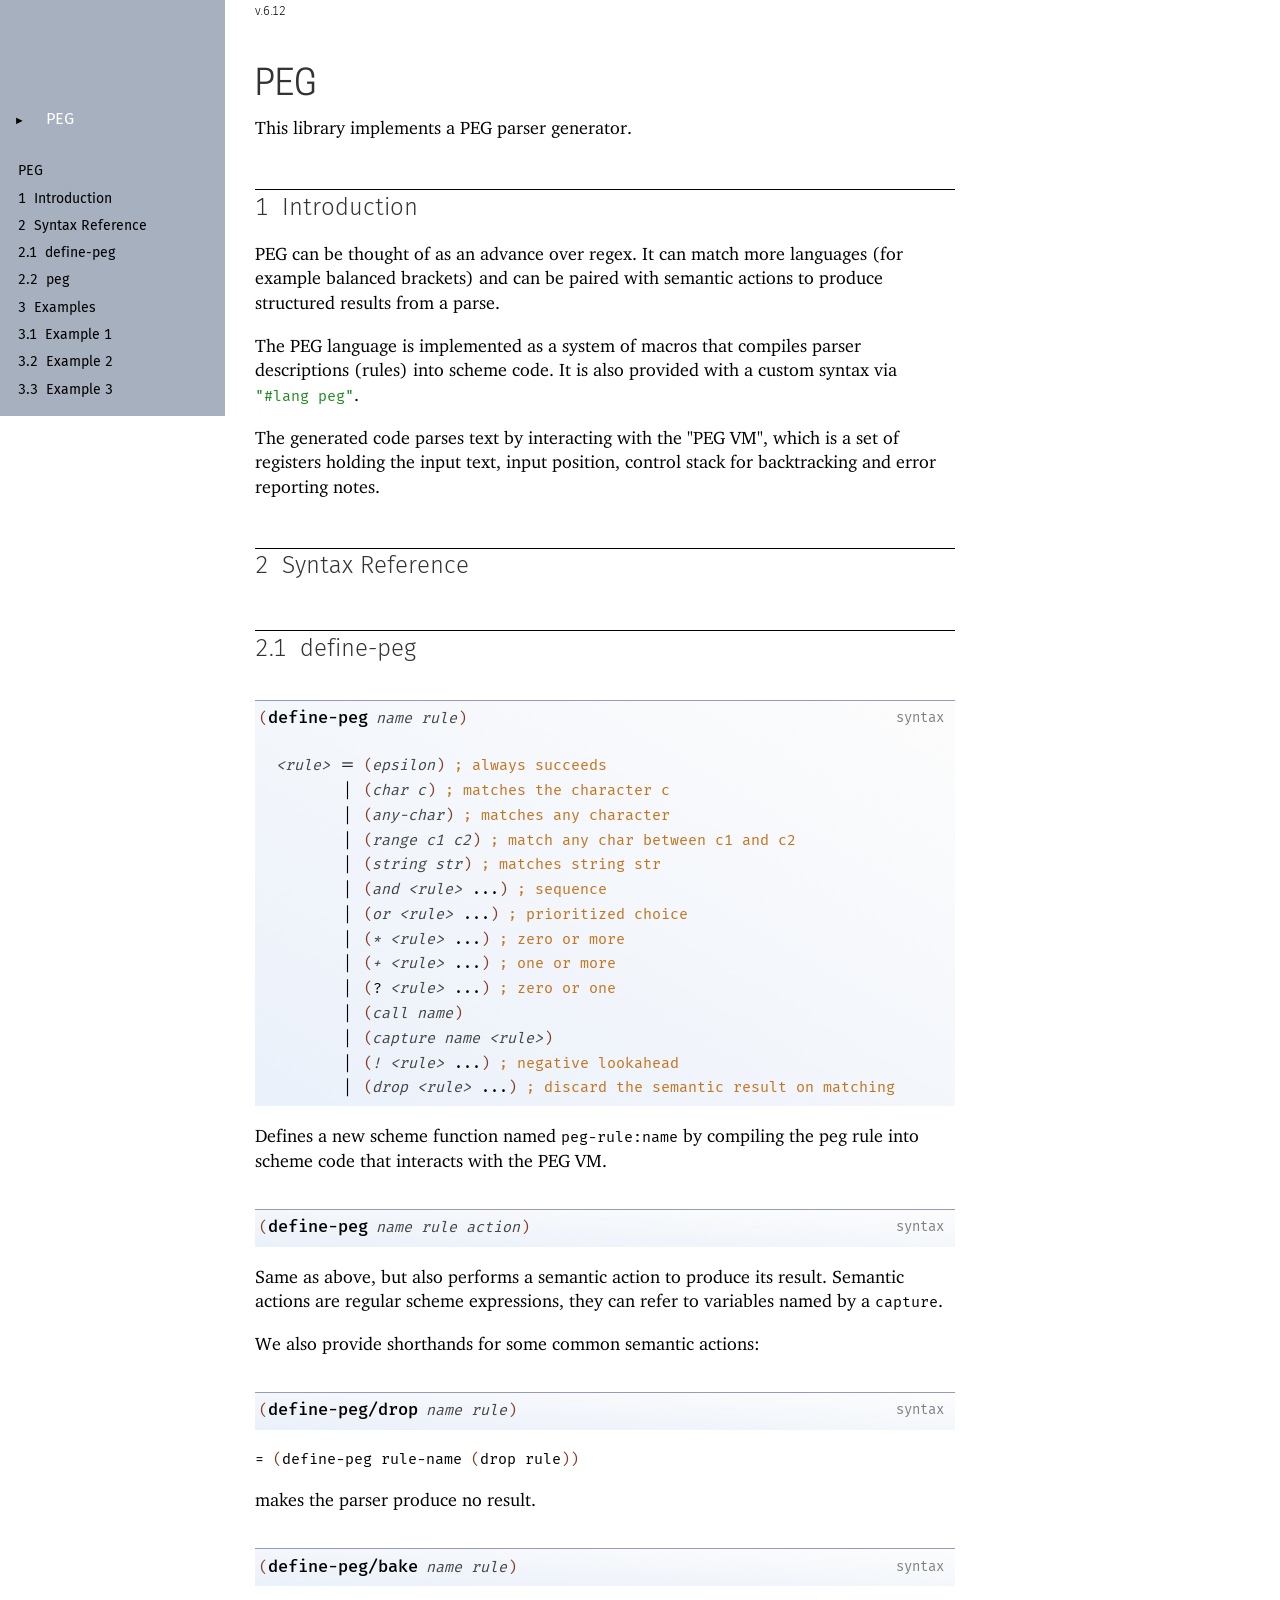
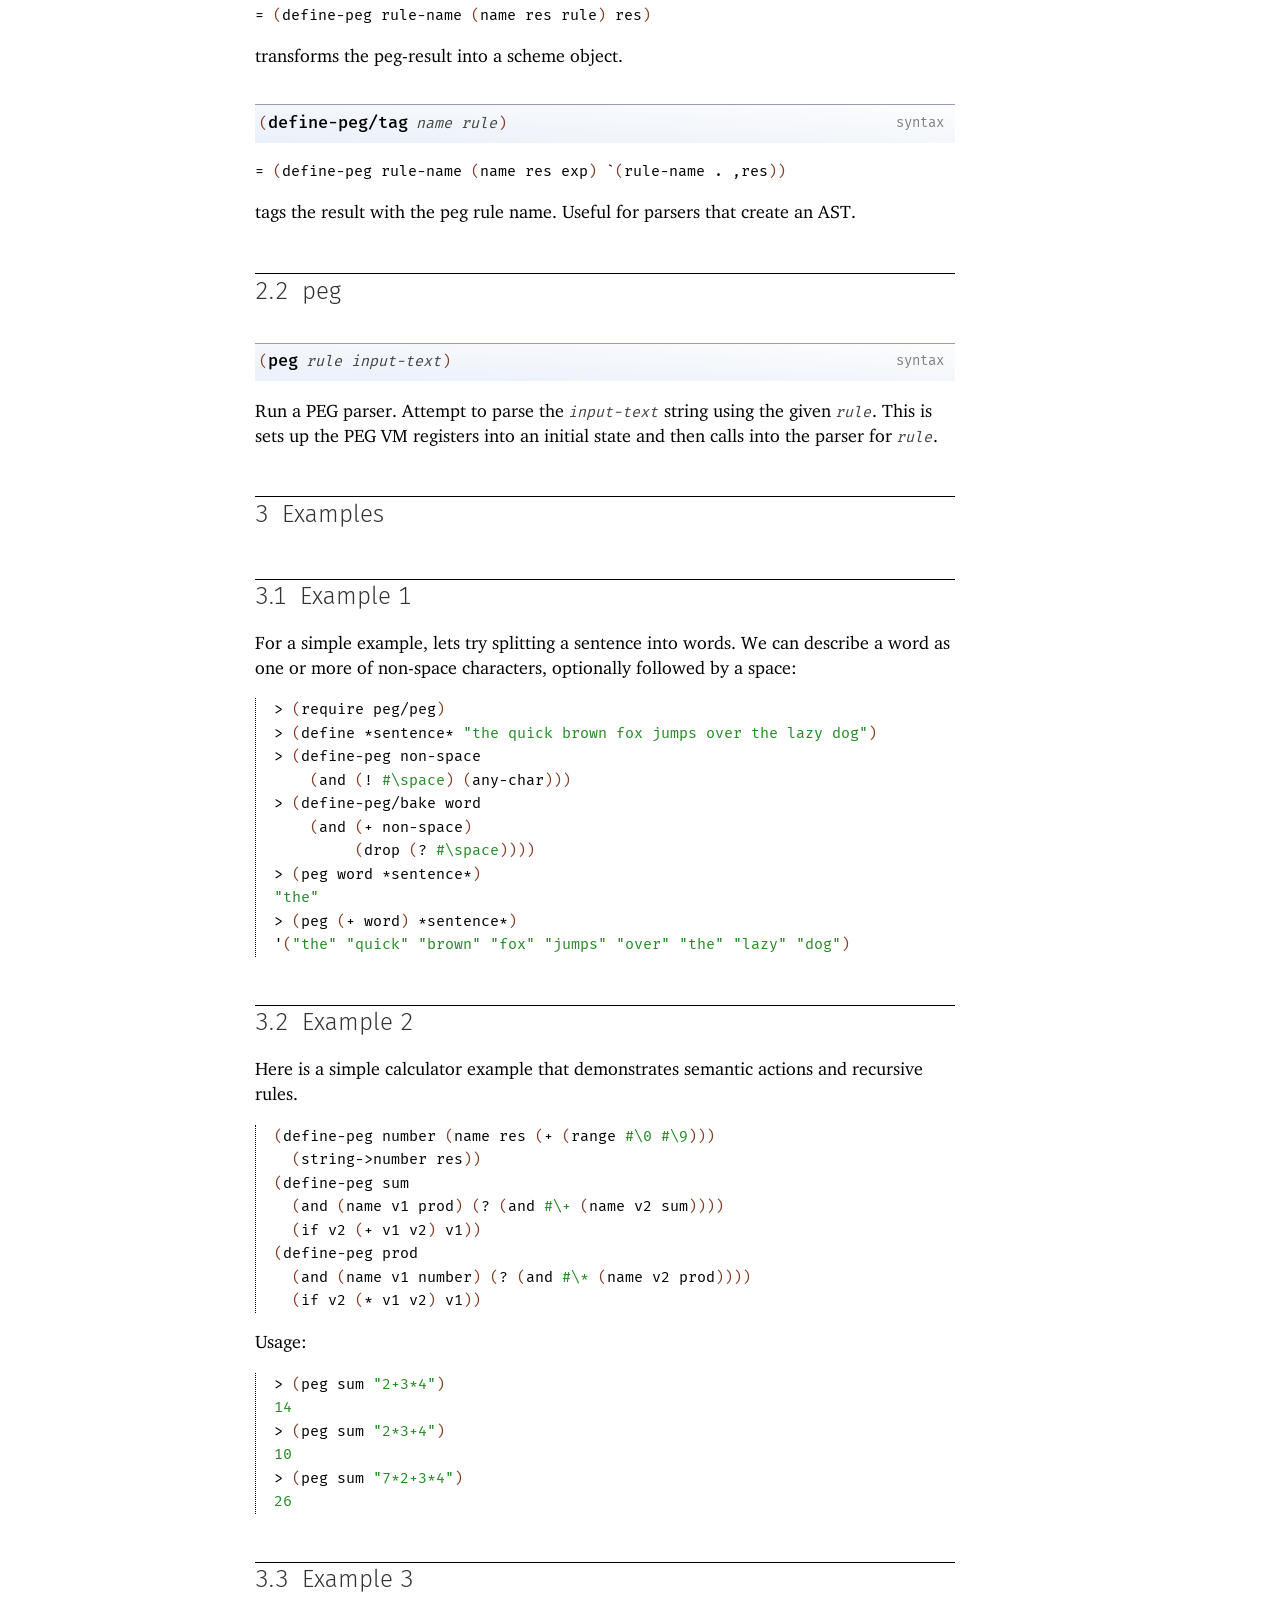
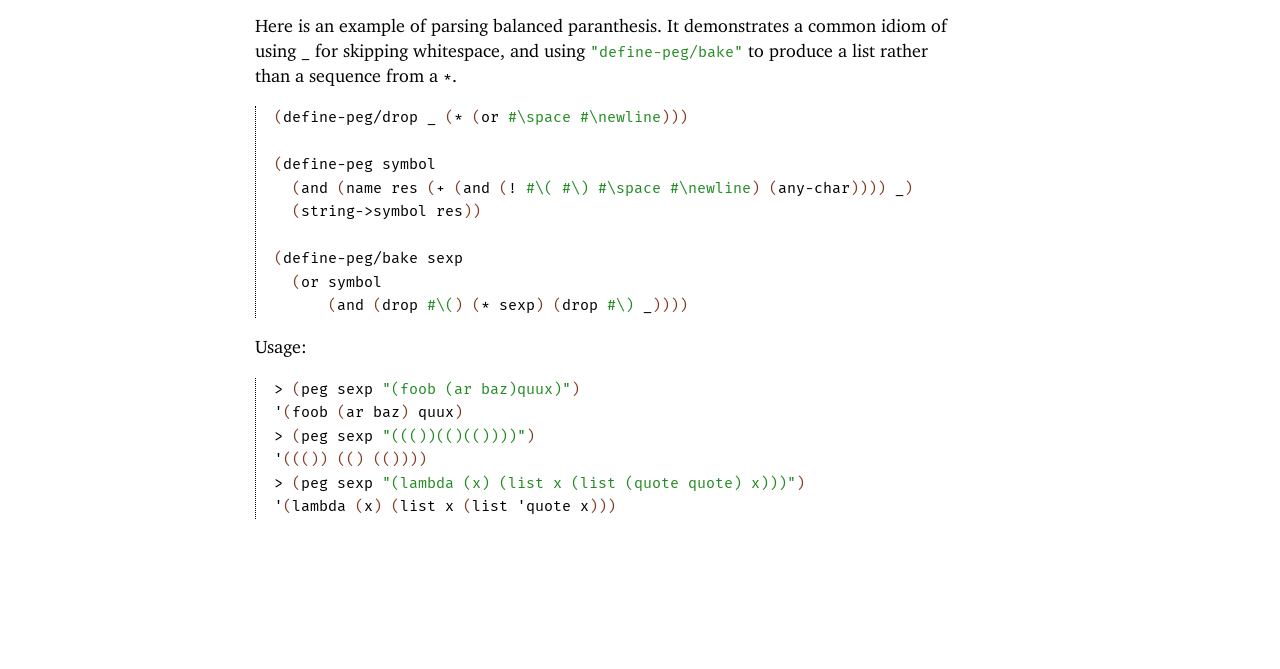
<file: racket-peg/peg.html>
<!DOCTYPE html PUBLIC "-//W3C//DTD HTML 4.01 Transitional//EN" "http://www.w3.org/TR/html4/loose.dtd">
<html><head><meta http-equiv="content-type" content="text/html; charset=utf-8"/><meta name="viewport" content="width=device-width, initial-scale=0.8"/><title>PEG</title><link rel="stylesheet" type="text/css" href="scribble.css" title="default"/><link rel="stylesheet" type="text/css" href="racket.css" title="default"/><link rel="stylesheet" type="text/css" href="manual-style.css" title="default"/><link rel="stylesheet" type="text/css" href="manual-racket.css" title="default"/><script type="text/javascript" src="scribble-common.js"></script><script type="text/javascript" src="manual-racket.js"></script><!--[if IE 6]><style type="text/css">.SIEHidden { overflow: hidden; }</style><![endif]--></head><body id="scribble-racket-lang-org"><div class="tocset"><div class="tocview"><div class="tocviewlist tocviewlisttopspace"><div class="tocviewtitle"><table cellspacing="0" cellpadding="0"><tr><td style="width: 1em;"><a href="javascript:void(0);" title="Expand/Collapse" class="tocviewtoggle" onclick="TocviewToggle(this,&quot;tocview_0&quot;);">&#9658;</a></td><td></td><td><a href="" class="tocviewselflink" data-pltdoc="x">PEG</a></td></tr></table></div><div class="tocviewsublistonly" style="display: none;" id="tocview_0"><table cellspacing="0" cellpadding="0"><tr><td align="right">1&nbsp;</td><td><a href="#%28part._.Introduction%29" class="tocviewlink" data-pltdoc="x">Introduction</a></td></tr><tr><td align="right">2&nbsp;</td><td><a href="#%28part._.Syntax_.Reference%29" class="tocviewlink" data-pltdoc="x">Syntax Reference</a></td></tr><tr><td align="right">3&nbsp;</td><td><a href="#%28part._.Examples%29" class="tocviewlink" data-pltdoc="x">Examples</a></td></tr></table></div></div></div><div class="tocsub"><table class="tocsublist" cellspacing="0"><tr><td><span class="tocsublinknumber"></span><a href="#%28part._.P.E.G%29" class="tocsubseclink" data-pltdoc="x">PEG</a></td></tr><tr><td><span class="tocsublinknumber">1<tt>&nbsp;</tt></span><a href="#%28part._.Introduction%29" class="tocsubseclink" data-pltdoc="x">Introduction</a></td></tr><tr><td><span class="tocsublinknumber">2<tt>&nbsp;</tt></span><a href="#%28part._.Syntax_.Reference%29" class="tocsubseclink" data-pltdoc="x">Syntax Reference</a></td></tr><tr><td><span class="tocsublinknumber">2.1<tt>&nbsp;</tt></span><a href="#%28part._define-peg%29" class="tocsubseclink" data-pltdoc="x">define-<wbr></wbr>peg</a></td></tr><tr><td><span class="tocsublinknumber">2.2<tt>&nbsp;</tt></span><a href="#%28part._peg%29" class="tocsubseclink" data-pltdoc="x">peg</a></td></tr><tr><td><span class="tocsublinknumber">3<tt>&nbsp;</tt></span><a href="#%28part._.Examples%29" class="tocsubseclink" data-pltdoc="x">Examples</a></td></tr><tr><td><span class="tocsublinknumber">3.1<tt>&nbsp;</tt></span><a href="#%28part._.Example_1%29" class="tocsubseclink" data-pltdoc="x">Example 1</a></td></tr><tr><td><span class="tocsublinknumber">3.2<tt>&nbsp;</tt></span><a href="#%28part._.Example_2%29" class="tocsubseclink" data-pltdoc="x">Example 2</a></td></tr><tr><td><span class="tocsublinknumber">3.3<tt>&nbsp;</tt></span><a href="#%28part._.Example_3%29" class="tocsubseclink" data-pltdoc="x">Example 3</a></td></tr></table></div></div><div class="maincolumn"><div class="main"><div class="versionbox"><span class="versionNoNav">6.12</span></div><h2><a name="(part._.P.E.G)"></a>PEG</h2><p>This library implements a PEG parser generator.</p><h3>1<tt>&nbsp;</tt><a name="(part._.Introduction)"></a>Introduction</h3><p>PEG can be thought of as an advance over regex. It can match more languages (for example balanced brackets) and can be paired with semantic actions to produce structured results from a parse.</p><p>The PEG language is implemented as a system of macros that compiles parser descriptions (rules) into scheme code. It is also provided with a custom syntax via <span class="RktVal">"#lang peg"</span>.</p><p>The generated code parses text by interacting with the "PEG VM", which is a set of registers holding the input text, input position, control stack for backtracking and error reporting notes.</p><h3>2<tt>&nbsp;</tt><a name="(part._.Syntax_.Reference)"></a>Syntax Reference</h3><h4>2.1<tt>&nbsp;</tt><a name="(part._define-peg)"></a>define-peg</h4><p><div class="SIntrapara"><blockquote class="SVInsetFlow"><table cellspacing="0" cellpadding="0" class="boxed RBoxed"><tr><td><blockquote class="SubFlow"><div class="RBackgroundLabel SIEHidden"><div class="RBackgroundLabelInner"><p>syntax</p></div></div><p class="RForeground"><span class="RktPn">(</span><span class="RktSym"><span class="RktSymDef RktSym">define-peg</span></span><span class="hspace">&nbsp;</span><span class="RktVar">name</span><span class="hspace">&nbsp;</span><span class="RktVar">rule</span><span class="RktPn">)</span></p></blockquote></td></tr><tr><td><span class="stt">&nbsp;</span></td></tr><tr><td><table cellspacing="0" cellpadding="0" class="specgrammar"><tr><td align="right" valign="baseline"><span class="RktVar">&lt;rule&gt;</span></td><td align="left" valign="baseline"><span class="stt">&nbsp;</span></td><td align="center" valign="baseline">=</td><td align="left" valign="baseline"><span class="stt">&nbsp;</span></td><td align="left" valign="baseline"><span class="RktPn">(</span><span class="RktVar">epsilon</span><span class="RktPn">)</span><span class="hspace">&nbsp;</span><span class="RktCmt">;</span><span class="RktCmt">&nbsp;</span><span class="RktCmt">always succeeds</span></td></tr><tr><td align="right" valign="baseline"><span class="stt">&nbsp;</span></td><td align="left" valign="baseline"><span class="stt">&nbsp;</span></td><td align="center" valign="baseline">|</td><td align="left" valign="baseline"><span class="stt">&nbsp;</span></td><td align="left" valign="baseline"><span class="RktPn">(</span><span class="RktVar">char</span><span class="hspace">&nbsp;</span><span class="RktVar">c</span><span class="RktPn">)</span><span class="hspace">&nbsp;</span><span class="RktCmt">;</span><span class="RktCmt">&nbsp;</span><span class="RktCmt">matches the character c</span></td></tr><tr><td align="right" valign="baseline"><span class="stt">&nbsp;</span></td><td align="left" valign="baseline"><span class="stt">&nbsp;</span></td><td align="center" valign="baseline">|</td><td align="left" valign="baseline"><span class="stt">&nbsp;</span></td><td align="left" valign="baseline"><span class="RktPn">(</span><span class="RktVar">any-char</span><span class="RktPn">)</span><span class="hspace">&nbsp;</span><span class="RktCmt">;</span><span class="RktCmt">&nbsp;</span><span class="RktCmt">matches any character</span></td></tr><tr><td align="right" valign="baseline"><span class="stt">&nbsp;</span></td><td align="left" valign="baseline"><span class="stt">&nbsp;</span></td><td align="center" valign="baseline">|</td><td align="left" valign="baseline"><span class="stt">&nbsp;</span></td><td align="left" valign="baseline"><span class="RktPn">(</span><span class="RktVar">range</span><span class="hspace">&nbsp;</span><span class="RktVar">c1</span><span class="hspace">&nbsp;</span><span class="RktVar">c2</span><span class="RktPn">)</span><span class="hspace">&nbsp;</span><span class="RktCmt">;</span><span class="RktCmt">&nbsp;</span><span class="RktCmt">match any char between c1 and c2</span></td></tr><tr><td align="right" valign="baseline"><span class="stt">&nbsp;</span></td><td align="left" valign="baseline"><span class="stt">&nbsp;</span></td><td align="center" valign="baseline">|</td><td align="left" valign="baseline"><span class="stt">&nbsp;</span></td><td align="left" valign="baseline"><span class="RktPn">(</span><span class="RktVar">string</span><span class="hspace">&nbsp;</span><span class="RktVar">str</span><span class="RktPn">)</span><span class="hspace">&nbsp;</span><span class="RktCmt">;</span><span class="RktCmt">&nbsp;</span><span class="RktCmt">matches string str</span></td></tr><tr><td align="right" valign="baseline"><span class="stt">&nbsp;</span></td><td align="left" valign="baseline"><span class="stt">&nbsp;</span></td><td align="center" valign="baseline">|</td><td align="left" valign="baseline"><span class="stt">&nbsp;</span></td><td align="left" valign="baseline"><span class="RktPn">(</span><span class="RktVar">and</span><span class="hspace">&nbsp;</span><span class="RktVar">&lt;rule&gt;</span><span class="hspace">&nbsp;</span><span class="RktMeta">...</span><span class="RktPn">)</span><span class="hspace">&nbsp;</span><span class="RktCmt">;</span><span class="RktCmt">&nbsp;</span><span class="RktCmt">sequence</span></td></tr><tr><td align="right" valign="baseline"><span class="stt">&nbsp;</span></td><td align="left" valign="baseline"><span class="stt">&nbsp;</span></td><td align="center" valign="baseline">|</td><td align="left" valign="baseline"><span class="stt">&nbsp;</span></td><td align="left" valign="baseline"><span class="RktPn">(</span><span class="RktVar">or</span><span class="hspace">&nbsp;</span><span class="RktVar">&lt;rule&gt;</span><span class="hspace">&nbsp;</span><span class="RktMeta">...</span><span class="RktPn">)</span><span class="hspace">&nbsp;</span><span class="RktCmt">;</span><span class="RktCmt">&nbsp;</span><span class="RktCmt">prioritized choice</span></td></tr><tr><td align="right" valign="baseline"><span class="stt">&nbsp;</span></td><td align="left" valign="baseline"><span class="stt">&nbsp;</span></td><td align="center" valign="baseline">|</td><td align="left" valign="baseline"><span class="stt">&nbsp;</span></td><td align="left" valign="baseline"><span class="RktPn">(</span><span class="RktVar">*</span><span class="hspace">&nbsp;</span><span class="RktVar">&lt;rule&gt;</span><span class="hspace">&nbsp;</span><span class="RktMeta">...</span><span class="RktPn">)</span><span class="hspace">&nbsp;</span><span class="RktCmt">;</span><span class="RktCmt">&nbsp;</span><span class="RktCmt">zero or more</span></td></tr><tr><td align="right" valign="baseline"><span class="stt">&nbsp;</span></td><td align="left" valign="baseline"><span class="stt">&nbsp;</span></td><td align="center" valign="baseline">|</td><td align="left" valign="baseline"><span class="stt">&nbsp;</span></td><td align="left" valign="baseline"><span class="RktPn">(</span><span class="RktVar">+</span><span class="hspace">&nbsp;</span><span class="RktVar">&lt;rule&gt;</span><span class="hspace">&nbsp;</span><span class="RktMeta">...</span><span class="RktPn">)</span><span class="hspace">&nbsp;</span><span class="RktCmt">;</span><span class="RktCmt">&nbsp;</span><span class="RktCmt">one or more</span></td></tr><tr><td align="right" valign="baseline"><span class="stt">&nbsp;</span></td><td align="left" valign="baseline"><span class="stt">&nbsp;</span></td><td align="center" valign="baseline">|</td><td align="left" valign="baseline"><span class="stt">&nbsp;</span></td><td align="left" valign="baseline"><span class="RktPn">(</span><span class="RktSym">?</span><span class="hspace">&nbsp;</span><span class="RktVar">&lt;rule&gt;</span><span class="hspace">&nbsp;</span><span class="RktMeta">...</span><span class="RktPn">)</span><span class="hspace">&nbsp;</span><span class="RktCmt">;</span><span class="RktCmt">&nbsp;</span><span class="RktCmt">zero or one</span></td></tr><tr><td align="right" valign="baseline"><span class="stt">&nbsp;</span></td><td align="left" valign="baseline"><span class="stt">&nbsp;</span></td><td align="center" valign="baseline">|</td><td align="left" valign="baseline"><span class="stt">&nbsp;</span></td><td align="left" valign="baseline"><span class="RktPn">(</span><span class="RktVar">call</span><span class="hspace">&nbsp;</span><span class="RktVar">name</span><span class="RktPn">)</span></td></tr><tr><td align="right" valign="baseline"><span class="stt">&nbsp;</span></td><td align="left" valign="baseline"><span class="stt">&nbsp;</span></td><td align="center" valign="baseline">|</td><td align="left" valign="baseline"><span class="stt">&nbsp;</span></td><td align="left" valign="baseline"><span class="RktPn">(</span><span class="RktVar">capture</span><span class="hspace">&nbsp;</span><span class="RktVar">name</span><span class="hspace">&nbsp;</span><span class="RktVar">&lt;rule&gt;</span><span class="RktPn">)</span></td></tr><tr><td align="right" valign="baseline"><span class="stt">&nbsp;</span></td><td align="left" valign="baseline"><span class="stt">&nbsp;</span></td><td align="center" valign="baseline">|</td><td align="left" valign="baseline"><span class="stt">&nbsp;</span></td><td align="left" valign="baseline"><span class="RktPn">(</span><span class="RktVar">!</span><span class="hspace">&nbsp;</span><span class="RktVar">&lt;rule&gt;</span><span class="hspace">&nbsp;</span><span class="RktMeta">...</span><span class="RktPn">)</span><span class="hspace">&nbsp;</span><span class="RktCmt">;</span><span class="RktCmt">&nbsp;</span><span class="RktCmt">negative lookahead</span></td></tr><tr><td align="right" valign="baseline"><span class="stt">&nbsp;</span></td><td align="left" valign="baseline"><span class="stt">&nbsp;</span></td><td align="center" valign="baseline">|</td><td align="left" valign="baseline"><span class="stt">&nbsp;</span></td><td align="left" valign="baseline"><span class="RktPn">(</span><span class="RktVar">drop</span><span class="hspace">&nbsp;</span><span class="RktVar">&lt;rule&gt;</span><span class="hspace">&nbsp;</span><span class="RktMeta">...</span><span class="RktPn">)</span><span class="hspace">&nbsp;</span><span class="RktCmt">;</span><span class="RktCmt">&nbsp;</span><span class="RktCmt">discard the semantic result on matching</span></td></tr></table></td></tr></table></blockquote></div><div class="SIntrapara">Defines a new scheme function named <span class="RktSym">peg-rule:name</span> by compiling the peg rule into scheme code that interacts with the PEG VM.</div></p><p><div class="SIntrapara"><blockquote class="SVInsetFlow"><table cellspacing="0" cellpadding="0" class="boxed RBoxed"><tr><td><blockquote class="SubFlow"><div class="RBackgroundLabel SIEHidden"><div class="RBackgroundLabelInner"><p>syntax</p></div></div><p class="RForeground"><span class="RktPn">(</span><span class="RktSym"><span class="RktSymDef RktSym">define-peg</span></span><span class="hspace">&nbsp;</span><span class="RktVar">name</span><span class="hspace">&nbsp;</span><span class="RktVar">rule</span><span class="hspace">&nbsp;</span><span class="RktVar">action</span><span class="RktPn">)</span></p></blockquote></td></tr></table></blockquote></div><div class="SIntrapara">Same as above, but also performs a semantic action to produce its result. Semantic actions are regular scheme expressions, they can refer to variables named by a <span class="RktSym">capture</span>.</div></p><p>We also provide shorthands for some common semantic actions:</p><p><div class="SIntrapara"><blockquote class="SVInsetFlow"><table cellspacing="0" cellpadding="0" class="boxed RBoxed"><tr><td><blockquote class="SubFlow"><div class="RBackgroundLabel SIEHidden"><div class="RBackgroundLabelInner"><p>syntax</p></div></div><p class="RForeground"><span class="RktPn">(</span><span class="RktSym"><span class="RktSymDef RktSym">define-peg/drop</span></span><span class="hspace">&nbsp;</span><span class="RktVar">name</span><span class="hspace">&nbsp;</span><span class="RktVar">rule</span><span class="RktPn">)</span></p></blockquote></td></tr></table></blockquote></div><div class="SIntrapara"><span class="RktSym">=</span><span class="RktMeta"></span><span class="hspace">&nbsp;</span><span class="RktMeta"></span><span class="RktPn">(</span><span class="RktSym">define-peg</span><span class="RktMeta"></span><span class="hspace">&nbsp;</span><span class="RktMeta"></span><span class="RktSym">rule-name</span><span class="RktMeta"></span><span class="hspace">&nbsp;</span><span class="RktMeta"></span><span class="RktPn">(</span><span class="RktSym">drop</span><span class="RktMeta"></span><span class="hspace">&nbsp;</span><span class="RktMeta"></span><span class="RktSym">rule</span><span class="RktPn">)</span><span class="RktPn">)</span><span class="RktMeta"></span></div></p><p>makes the parser produce no result.</p><p><div class="SIntrapara"><blockquote class="SVInsetFlow"><table cellspacing="0" cellpadding="0" class="boxed RBoxed"><tr><td><blockquote class="SubFlow"><div class="RBackgroundLabel SIEHidden"><div class="RBackgroundLabelInner"><p>syntax</p></div></div><p class="RForeground"><span class="RktPn">(</span><span class="RktSym"><span class="RktSymDef RktSym">define-peg/bake</span></span><span class="hspace">&nbsp;</span><span class="RktVar">name</span><span class="hspace">&nbsp;</span><span class="RktVar">rule</span><span class="RktPn">)</span></p></blockquote></td></tr></table></blockquote></div><div class="SIntrapara"><span class="RktSym">=</span><span class="RktMeta"></span><span class="hspace">&nbsp;</span><span class="RktMeta"></span><span class="RktPn">(</span><span class="RktSym">define-peg</span><span class="RktMeta"></span><span class="hspace">&nbsp;</span><span class="RktMeta"></span><span class="RktSym">rule-name</span><span class="RktMeta"></span><span class="hspace">&nbsp;</span><span class="RktMeta"></span><span class="RktPn">(</span><span class="RktSym">name</span><span class="RktMeta"></span><span class="hspace">&nbsp;</span><span class="RktMeta"></span><span class="RktSym">res</span><span class="RktMeta"></span><span class="hspace">&nbsp;</span><span class="RktMeta"></span><span class="RktSym">rule</span><span class="RktPn">)</span><span class="RktMeta"></span><span class="hspace">&nbsp;</span><span class="RktMeta"></span><span class="RktSym">res</span><span class="RktPn">)</span><span class="RktMeta"></span></div></p><p>transforms the peg-result into a scheme object.</p><p><div class="SIntrapara"><blockquote class="SVInsetFlow"><table cellspacing="0" cellpadding="0" class="boxed RBoxed"><tr><td><blockquote class="SubFlow"><div class="RBackgroundLabel SIEHidden"><div class="RBackgroundLabelInner"><p>syntax</p></div></div><p class="RForeground"><span class="RktPn">(</span><span class="RktSym"><span class="RktSymDef RktSym">define-peg/tag</span></span><span class="hspace">&nbsp;</span><span class="RktVar">name</span><span class="hspace">&nbsp;</span><span class="RktVar">rule</span><span class="RktPn">)</span></p></blockquote></td></tr></table></blockquote></div><div class="SIntrapara"><span class="RktSym">=</span><span class="RktMeta"></span><span class="hspace">&nbsp;</span><span class="RktMeta"></span><span class="RktPn">(</span><span class="RktSym">define-peg</span><span class="RktMeta"></span><span class="hspace">&nbsp;</span><span class="RktMeta"></span><span class="RktSym">rule-name</span><span class="RktMeta"></span><span class="hspace">&nbsp;</span><span class="RktMeta"></span><span class="RktPn">(</span><span class="RktSym">name</span><span class="RktMeta"></span><span class="hspace">&nbsp;</span><span class="RktMeta"></span><span class="RktSym">res</span><span class="RktMeta"></span><span class="hspace">&nbsp;</span><span class="RktMeta"></span><span class="RktSym">exp</span><span class="RktPn">)</span><span class="RktMeta"></span><span class="hspace">&nbsp;</span><span class="RktMeta"></span><span class="RktSym">`</span><span class="RktPn">(</span><span class="RktSym">rule-name</span><span class="RktMeta"></span><span class="hspace">&nbsp;</span><span class="RktMeta"></span><span class="RktMeta">.</span><span class="RktMeta"></span><span class="hspace">&nbsp;</span><span class="RktMeta"></span><span class="RktSym">,</span><span class="RktSym">res</span><span class="RktPn">)</span><span class="RktPn">)</span><span class="RktMeta"></span></div></p><p>tags the result with the peg rule name. Useful for parsers that create an AST.</p><h4>2.2<tt>&nbsp;</tt><a name="(part._peg)"></a>peg</h4><p><div class="SIntrapara"><blockquote class="SVInsetFlow"><table cellspacing="0" cellpadding="0" class="boxed RBoxed"><tr><td><blockquote class="SubFlow"><div class="RBackgroundLabel SIEHidden"><div class="RBackgroundLabelInner"><p>syntax</p></div></div><p class="RForeground"><span class="RktPn">(</span><span class="RktSym"><span class="RktSymDef RktSym">peg</span></span><span class="hspace">&nbsp;</span><span class="RktVar">rule</span><span class="hspace">&nbsp;</span><span class="RktVar">input-text</span><span class="RktPn">)</span></p></blockquote></td></tr></table></blockquote></div><div class="SIntrapara">Run a PEG parser. Attempt to parse the <span class="RktVar">input-text</span> string using the given <span class="RktVar">rule</span>. This is sets up the PEG VM registers into an initial state and then calls into the parser for <span class="RktVar">rule</span>.</div></p><h3>3<tt>&nbsp;</tt><a name="(part._.Examples)"></a>Examples</h3><h4>3.1<tt>&nbsp;</tt><a name="(part._.Example_1)"></a>Example 1</h4><p>For a simple example, lets try splitting a sentence into words. We can describe a word as one or more of non-space characters, optionally followed by a space:</p><blockquote class="SCodeFlow"><table cellspacing="0" cellpadding="0" class="RktBlk"><tr><td><span class="RktSym">&gt;</span><span class="RktMeta"></span><span class="hspace">&nbsp;</span><span class="RktMeta"></span><span class="RktPn">(</span><span class="RktSym">require</span><span class="RktMeta"></span><span class="hspace">&nbsp;</span><span class="RktMeta"></span><span class="RktSym">peg/peg</span><span class="RktPn">)</span><span class="RktMeta"></span></td></tr><tr><td><span class="RktMeta"></span><span class="RktSym">&gt;</span><span class="RktMeta"></span><span class="hspace">&nbsp;</span><span class="RktMeta"></span><span class="RktPn">(</span><span class="RktSym">define</span><span class="RktMeta"></span><span class="hspace">&nbsp;</span><span class="RktMeta"></span><span class="RktSym">*sentence*</span><span class="RktMeta"></span><span class="hspace">&nbsp;</span><span class="RktMeta"></span><span class="RktVal">"the</span><span class="hspace">&nbsp;</span><span class="RktVal">quick</span><span class="hspace">&nbsp;</span><span class="RktVal">brown</span><span class="hspace">&nbsp;</span><span class="RktVal">fox</span><span class="hspace">&nbsp;</span><span class="RktVal">jumps</span><span class="hspace">&nbsp;</span><span class="RktVal">over</span><span class="hspace">&nbsp;</span><span class="RktVal">the</span><span class="hspace">&nbsp;</span><span class="RktVal">lazy</span><span class="hspace">&nbsp;</span><span class="RktVal">dog"</span><span class="RktPn">)</span><span class="RktMeta"></span></td></tr><tr><td><span class="RktMeta"></span><span class="RktSym">&gt;</span><span class="RktMeta"></span><span class="hspace">&nbsp;</span><span class="RktMeta"></span><span class="RktPn">(</span><span class="RktSym">define-peg</span><span class="RktMeta"></span><span class="hspace">&nbsp;</span><span class="RktMeta"></span><span class="RktSym">non-space</span><span class="RktMeta"></span></td></tr><tr><td><span class="RktMeta"></span><span class="hspace">&nbsp;&nbsp;&nbsp;&nbsp;</span><span class="RktMeta"></span><span class="RktPn">(</span><span class="RktSym">and</span><span class="RktMeta"></span><span class="hspace">&nbsp;</span><span class="RktMeta"></span><span class="RktPn">(</span><span class="RktSym">!</span><span class="RktMeta"></span><span class="hspace">&nbsp;</span><span class="RktMeta"></span><span class="RktVal">#\space</span><span class="RktPn">)</span><span class="RktMeta"></span><span class="hspace">&nbsp;</span><span class="RktMeta"></span><span class="RktPn">(</span><span class="RktSym">any-char</span><span class="RktPn">)</span><span class="RktPn">)</span><span class="RktPn">)</span><span class="RktMeta"></span></td></tr><tr><td><span class="RktMeta"></span><span class="RktSym">&gt;</span><span class="RktMeta"></span><span class="hspace">&nbsp;</span><span class="RktMeta"></span><span class="RktPn">(</span><span class="RktSym">define-peg/bake</span><span class="RktMeta"></span><span class="hspace">&nbsp;</span><span class="RktMeta"></span><span class="RktSym">word</span><span class="RktMeta"></span></td></tr><tr><td><span class="RktMeta"></span><span class="hspace">&nbsp;&nbsp;&nbsp;&nbsp;</span><span class="RktMeta"></span><span class="RktPn">(</span><span class="RktSym">and</span><span class="RktMeta"></span><span class="hspace">&nbsp;</span><span class="RktMeta"></span><span class="RktPn">(</span><span class="RktSym">+</span><span class="RktMeta"></span><span class="hspace">&nbsp;</span><span class="RktMeta"></span><span class="RktSym">non-space</span><span class="RktPn">)</span><span class="RktMeta"></span></td></tr><tr><td><span class="RktMeta"></span><span class="hspace">&nbsp;&nbsp;&nbsp;&nbsp;&nbsp;&nbsp;&nbsp;&nbsp;&nbsp;</span><span class="RktMeta"></span><span class="RktPn">(</span><span class="RktSym">drop</span><span class="RktMeta"></span><span class="hspace">&nbsp;</span><span class="RktMeta"></span><span class="RktPn">(</span><span class="RktSym">?</span><span class="RktMeta"></span><span class="hspace">&nbsp;</span><span class="RktMeta"></span><span class="RktVal">#\space</span><span class="RktPn">)</span><span class="RktPn">)</span><span class="RktPn">)</span><span class="RktPn">)</span><span class="RktMeta"></span></td></tr><tr><td><span class="RktMeta"></span><span class="RktSym">&gt;</span><span class="RktMeta"></span><span class="hspace">&nbsp;</span><span class="RktMeta"></span><span class="RktPn">(</span><span class="RktSym">peg</span><span class="RktMeta"></span><span class="hspace">&nbsp;</span><span class="RktMeta"></span><span class="RktSym">word</span><span class="RktMeta"></span><span class="hspace">&nbsp;</span><span class="RktMeta"></span><span class="RktSym">*sentence*</span><span class="RktPn">)</span><span class="RktMeta"></span></td></tr><tr><td><span class="RktMeta"></span><span class="RktVal">"the"</span><span class="RktMeta"></span></td></tr><tr><td><span class="RktMeta"></span><span class="RktSym">&gt;</span><span class="RktMeta"></span><span class="hspace">&nbsp;</span><span class="RktMeta"></span><span class="RktPn">(</span><span class="RktSym">peg</span><span class="RktMeta"></span><span class="hspace">&nbsp;</span><span class="RktMeta"></span><span class="RktPn">(</span><span class="RktSym">+</span><span class="RktMeta"></span><span class="hspace">&nbsp;</span><span class="RktMeta"></span><span class="RktSym">word</span><span class="RktPn">)</span><span class="RktMeta"></span><span class="hspace">&nbsp;</span><span class="RktMeta"></span><span class="RktSym">*sentence*</span><span class="RktPn">)</span><span class="RktMeta"></span></td></tr><tr><td><span class="RktMeta"></span><span class="RktSym">'</span><span class="RktPn">(</span><span class="RktVal">"the"</span><span class="RktMeta"></span><span class="hspace">&nbsp;</span><span class="RktMeta"></span><span class="RktVal">"quick"</span><span class="RktMeta"></span><span class="hspace">&nbsp;</span><span class="RktMeta"></span><span class="RktVal">"brown"</span><span class="RktMeta"></span><span class="hspace">&nbsp;</span><span class="RktMeta"></span><span class="RktVal">"fox"</span><span class="RktMeta"></span><span class="hspace">&nbsp;</span><span class="RktMeta"></span><span class="RktVal">"jumps"</span><span class="RktMeta"></span><span class="hspace">&nbsp;</span><span class="RktMeta"></span><span class="RktVal">"over"</span><span class="RktMeta"></span><span class="hspace">&nbsp;</span><span class="RktMeta"></span><span class="RktVal">"the"</span><span class="RktMeta"></span><span class="hspace">&nbsp;</span><span class="RktMeta"></span><span class="RktVal">"lazy"</span><span class="RktMeta"></span><span class="hspace">&nbsp;</span><span class="RktMeta"></span><span class="RktVal">"dog"</span><span class="RktPn">)</span><span class="RktMeta"></span></td></tr></table></blockquote><h4>3.2<tt>&nbsp;</tt><a name="(part._.Example_2)"></a>Example 2</h4><p>Here is a simple calculator example that demonstrates semantic actions and recursive rules.</p><blockquote class="SCodeFlow"><table cellspacing="0" cellpadding="0" class="RktBlk"><tr><td><span class="RktPn">(</span><span class="RktSym">define-peg</span><span class="RktMeta"></span><span class="hspace">&nbsp;</span><span class="RktMeta"></span><span class="RktSym">number</span><span class="RktMeta"></span><span class="hspace">&nbsp;</span><span class="RktMeta"></span><span class="RktPn">(</span><span class="RktSym">name</span><span class="RktMeta"></span><span class="hspace">&nbsp;</span><span class="RktMeta"></span><span class="RktSym">res</span><span class="RktMeta"></span><span class="hspace">&nbsp;</span><span class="RktMeta"></span><span class="RktPn">(</span><span class="RktSym">+</span><span class="RktMeta"></span><span class="hspace">&nbsp;</span><span class="RktMeta"></span><span class="RktPn">(</span><span class="RktSym">range</span><span class="RktMeta"></span><span class="hspace">&nbsp;</span><span class="RktMeta"></span><span class="RktVal">#\0</span><span class="RktMeta"></span><span class="hspace">&nbsp;</span><span class="RktMeta"></span><span class="RktVal">#\9</span><span class="RktPn">)</span><span class="RktPn">)</span><span class="RktPn">)</span><span class="RktMeta"></span></td></tr><tr><td><span class="RktMeta"></span><span class="hspace">&nbsp;&nbsp;</span><span class="RktMeta"></span><span class="RktPn">(</span><span class="RktSym">string-&gt;number</span><span class="RktMeta"></span><span class="hspace">&nbsp;</span><span class="RktMeta"></span><span class="RktSym">res</span><span class="RktPn">)</span><span class="RktPn">)</span><span class="RktMeta"></span></td></tr><tr><td><span class="RktMeta"></span><span class="RktPn">(</span><span class="RktSym">define-peg</span><span class="RktMeta"></span><span class="hspace">&nbsp;</span><span class="RktMeta"></span><span class="RktSym">sum</span><span class="RktMeta"></span></td></tr><tr><td><span class="RktMeta"></span><span class="hspace">&nbsp;&nbsp;</span><span class="RktMeta"></span><span class="RktPn">(</span><span class="RktSym">and</span><span class="RktMeta"></span><span class="hspace">&nbsp;</span><span class="RktMeta"></span><span class="RktPn">(</span><span class="RktSym">name</span><span class="RktMeta"></span><span class="hspace">&nbsp;</span><span class="RktMeta"></span><span class="RktSym">v1</span><span class="RktMeta"></span><span class="hspace">&nbsp;</span><span class="RktMeta"></span><span class="RktSym">prod</span><span class="RktPn">)</span><span class="RktMeta"></span><span class="hspace">&nbsp;</span><span class="RktMeta"></span><span class="RktPn">(</span><span class="RktSym">?</span><span class="RktMeta"></span><span class="hspace">&nbsp;</span><span class="RktMeta"></span><span class="RktPn">(</span><span class="RktSym">and</span><span class="RktMeta"></span><span class="hspace">&nbsp;</span><span class="RktMeta"></span><span class="RktVal">#\+</span><span class="RktMeta"></span><span class="hspace">&nbsp;</span><span class="RktMeta"></span><span class="RktPn">(</span><span class="RktSym">name</span><span class="RktMeta"></span><span class="hspace">&nbsp;</span><span class="RktMeta"></span><span class="RktSym">v2</span><span class="RktMeta"></span><span class="hspace">&nbsp;</span><span class="RktMeta"></span><span class="RktSym">sum</span><span class="RktPn">)</span><span class="RktPn">)</span><span class="RktPn">)</span><span class="RktPn">)</span><span class="RktMeta"></span></td></tr><tr><td><span class="RktMeta"></span><span class="hspace">&nbsp;&nbsp;</span><span class="RktMeta"></span><span class="RktPn">(</span><span class="RktSym">if</span><span class="RktMeta"></span><span class="hspace">&nbsp;</span><span class="RktMeta"></span><span class="RktSym">v2</span><span class="RktMeta"></span><span class="hspace">&nbsp;</span><span class="RktMeta"></span><span class="RktPn">(</span><span class="RktSym">+</span><span class="RktMeta"></span><span class="hspace">&nbsp;</span><span class="RktMeta"></span><span class="RktSym">v1</span><span class="RktMeta"></span><span class="hspace">&nbsp;</span><span class="RktMeta"></span><span class="RktSym">v2</span><span class="RktPn">)</span><span class="RktMeta"></span><span class="hspace">&nbsp;</span><span class="RktMeta"></span><span class="RktSym">v1</span><span class="RktPn">)</span><span class="RktPn">)</span><span class="RktMeta"></span></td></tr><tr><td><span class="RktMeta"></span><span class="RktPn">(</span><span class="RktSym">define-peg</span><span class="RktMeta"></span><span class="hspace">&nbsp;</span><span class="RktMeta"></span><span class="RktSym">prod</span><span class="RktMeta"></span></td></tr><tr><td><span class="RktMeta"></span><span class="hspace">&nbsp;&nbsp;</span><span class="RktMeta"></span><span class="RktPn">(</span><span class="RktSym">and</span><span class="RktMeta"></span><span class="hspace">&nbsp;</span><span class="RktMeta"></span><span class="RktPn">(</span><span class="RktSym">name</span><span class="RktMeta"></span><span class="hspace">&nbsp;</span><span class="RktMeta"></span><span class="RktSym">v1</span><span class="RktMeta"></span><span class="hspace">&nbsp;</span><span class="RktMeta"></span><span class="RktSym">number</span><span class="RktPn">)</span><span class="RktMeta"></span><span class="hspace">&nbsp;</span><span class="RktMeta"></span><span class="RktPn">(</span><span class="RktSym">?</span><span class="RktMeta"></span><span class="hspace">&nbsp;</span><span class="RktMeta"></span><span class="RktPn">(</span><span class="RktSym">and</span><span class="RktMeta"></span><span class="hspace">&nbsp;</span><span class="RktMeta"></span><span class="RktVal">#\*</span><span class="RktMeta"></span><span class="hspace">&nbsp;</span><span class="RktMeta"></span><span class="RktPn">(</span><span class="RktSym">name</span><span class="RktMeta"></span><span class="hspace">&nbsp;</span><span class="RktMeta"></span><span class="RktSym">v2</span><span class="RktMeta"></span><span class="hspace">&nbsp;</span><span class="RktMeta"></span><span class="RktSym">prod</span><span class="RktPn">)</span><span class="RktPn">)</span><span class="RktPn">)</span><span class="RktPn">)</span><span class="RktMeta"></span></td></tr><tr><td><span class="RktMeta"></span><span class="hspace">&nbsp;&nbsp;</span><span class="RktMeta"></span><span class="RktPn">(</span><span class="RktSym">if</span><span class="RktMeta"></span><span class="hspace">&nbsp;</span><span class="RktMeta"></span><span class="RktSym">v2</span><span class="RktMeta"></span><span class="hspace">&nbsp;</span><span class="RktMeta"></span><span class="RktPn">(</span><span class="RktSym">*</span><span class="RktMeta"></span><span class="hspace">&nbsp;</span><span class="RktMeta"></span><span class="RktSym">v1</span><span class="RktMeta"></span><span class="hspace">&nbsp;</span><span class="RktMeta"></span><span class="RktSym">v2</span><span class="RktPn">)</span><span class="RktMeta"></span><span class="hspace">&nbsp;</span><span class="RktMeta"></span><span class="RktSym">v1</span><span class="RktPn">)</span><span class="RktPn">)</span><span class="RktMeta"></span></td></tr></table></blockquote><p>Usage:</p><blockquote class="SCodeFlow"><table cellspacing="0" cellpadding="0" class="RktBlk"><tr><td><span class="RktSym">&gt;</span><span class="RktMeta"></span><span class="hspace">&nbsp;</span><span class="RktMeta"></span><span class="RktPn">(</span><span class="RktSym">peg</span><span class="RktMeta"></span><span class="hspace">&nbsp;</span><span class="RktMeta"></span><span class="RktSym">sum</span><span class="RktMeta"></span><span class="hspace">&nbsp;</span><span class="RktMeta"></span><span class="RktVal">"2+3*4"</span><span class="RktPn">)</span><span class="RktMeta"></span></td></tr><tr><td><span class="RktMeta"></span><span class="RktVal">14</span><span class="RktMeta"></span></td></tr><tr><td><span class="RktMeta"></span><span class="RktSym">&gt;</span><span class="RktMeta"></span><span class="hspace">&nbsp;</span><span class="RktMeta"></span><span class="RktPn">(</span><span class="RktSym">peg</span><span class="RktMeta"></span><span class="hspace">&nbsp;</span><span class="RktMeta"></span><span class="RktSym">sum</span><span class="RktMeta"></span><span class="hspace">&nbsp;</span><span class="RktMeta"></span><span class="RktVal">"2*3+4"</span><span class="RktPn">)</span><span class="RktMeta"></span></td></tr><tr><td><span class="RktMeta"></span><span class="RktVal">10</span><span class="RktMeta"></span></td></tr><tr><td><span class="RktMeta"></span><span class="RktSym">&gt;</span><span class="RktMeta"></span><span class="hspace">&nbsp;</span><span class="RktMeta"></span><span class="RktPn">(</span><span class="RktSym">peg</span><span class="RktMeta"></span><span class="hspace">&nbsp;</span><span class="RktMeta"></span><span class="RktSym">sum</span><span class="RktMeta"></span><span class="hspace">&nbsp;</span><span class="RktMeta"></span><span class="RktVal">"7*2+3*4"</span><span class="RktPn">)</span><span class="RktMeta"></span></td></tr><tr><td><span class="RktMeta"></span><span class="RktVal">26</span><span class="RktMeta"></span></td></tr></table></blockquote><h4>3.3<tt>&nbsp;</tt><a name="(part._.Example_3)"></a>Example 3</h4><p>Here is an example of parsing balanced paranthesis. It demonstrates a common idiom of using <span class="RktSym">_</span> for skipping whitespace, and using <span class="RktVal">"define-peg/bake"</span> to produce a list rather than a sequence from a <span class="RktSym">*</span>.</p><blockquote class="SCodeFlow"><table cellspacing="0" cellpadding="0" class="RktBlk"><tr><td><span class="RktPn">(</span><span class="RktSym">define-peg/drop</span><span class="RktMeta"></span><span class="hspace">&nbsp;</span><span class="RktMeta"></span><span class="RktSym">_</span><span class="RktMeta"></span><span class="hspace">&nbsp;</span><span class="RktMeta"></span><span class="RktPn">(</span><span class="RktSym">*</span><span class="RktMeta"></span><span class="hspace">&nbsp;</span><span class="RktMeta"></span><span class="RktPn">(</span><span class="RktSym">or</span><span class="RktMeta"></span><span class="hspace">&nbsp;</span><span class="RktMeta"></span><span class="RktVal">#\space</span><span class="RktMeta"></span><span class="hspace">&nbsp;</span><span class="RktMeta"></span><span class="RktVal">#\newline</span><span class="RktPn">)</span><span class="RktPn">)</span><span class="RktPn">)</span><span class="RktMeta"></span></td></tr><tr><td><span class="RktMeta">&#160;</span></td></tr><tr><td><span class="RktMeta"></span><span class="RktPn">(</span><span class="RktSym">define-peg</span><span class="RktMeta"></span><span class="hspace">&nbsp;</span><span class="RktMeta"></span><span class="RktSym">symbol</span><span class="RktMeta"></span></td></tr><tr><td><span class="RktMeta"></span><span class="hspace">&nbsp;&nbsp;</span><span class="RktMeta"></span><span class="RktPn">(</span><span class="RktSym">and</span><span class="RktMeta"></span><span class="hspace">&nbsp;</span><span class="RktMeta"></span><span class="RktPn">(</span><span class="RktSym">name</span><span class="RktMeta"></span><span class="hspace">&nbsp;</span><span class="RktMeta"></span><span class="RktSym">res</span><span class="RktMeta"></span><span class="hspace">&nbsp;</span><span class="RktMeta"></span><span class="RktPn">(</span><span class="RktSym">+</span><span class="RktMeta"></span><span class="hspace">&nbsp;</span><span class="RktMeta"></span><span class="RktPn">(</span><span class="RktSym">and</span><span class="RktMeta"></span><span class="hspace">&nbsp;</span><span class="RktMeta"></span><span class="RktPn">(</span><span class="RktSym">!</span><span class="RktMeta"></span><span class="hspace">&nbsp;</span><span class="RktMeta"></span><span class="RktVal">#\(</span><span class="RktMeta"></span><span class="hspace">&nbsp;</span><span class="RktMeta"></span><span class="RktVal">#\)</span><span class="RktMeta"></span><span class="hspace">&nbsp;</span><span class="RktMeta"></span><span class="RktVal">#\space</span><span class="RktMeta"></span><span class="hspace">&nbsp;</span><span class="RktMeta"></span><span class="RktVal">#\newline</span><span class="RktPn">)</span><span class="RktMeta"></span><span class="hspace">&nbsp;</span><span class="RktMeta"></span><span class="RktPn">(</span><span class="RktSym">any-char</span><span class="RktPn">)</span><span class="RktPn">)</span><span class="RktPn">)</span><span class="RktPn">)</span><span class="RktMeta"></span><span class="hspace">&nbsp;</span><span class="RktMeta"></span><span class="RktSym">_</span><span class="RktPn">)</span><span class="RktMeta"></span></td></tr><tr><td><span class="RktMeta"></span><span class="hspace">&nbsp;&nbsp;</span><span class="RktMeta"></span><span class="RktPn">(</span><span class="RktSym">string-&gt;symbol</span><span class="RktMeta"></span><span class="hspace">&nbsp;</span><span class="RktMeta"></span><span class="RktSym">res</span><span class="RktPn">)</span><span class="RktPn">)</span><span class="RktMeta"></span></td></tr><tr><td><span class="RktMeta">&#160;</span></td></tr><tr><td><span class="RktMeta"></span><span class="RktPn">(</span><span class="RktSym">define-peg/bake</span><span class="RktMeta"></span><span class="hspace">&nbsp;</span><span class="RktMeta"></span><span class="RktSym">sexp</span><span class="RktMeta"></span></td></tr><tr><td><span class="RktMeta"></span><span class="hspace">&nbsp;&nbsp;</span><span class="RktMeta"></span><span class="RktPn">(</span><span class="RktSym">or</span><span class="RktMeta"></span><span class="hspace">&nbsp;</span><span class="RktMeta"></span><span class="RktSym">symbol</span><span class="RktMeta"></span></td></tr><tr><td><span class="RktMeta"></span><span class="hspace">&nbsp;&nbsp;&nbsp;&nbsp;&nbsp;&nbsp;</span><span class="RktMeta"></span><span class="RktPn">(</span><span class="RktSym">and</span><span class="RktMeta"></span><span class="hspace">&nbsp;</span><span class="RktMeta"></span><span class="RktPn">(</span><span class="RktSym">drop</span><span class="RktMeta"></span><span class="hspace">&nbsp;</span><span class="RktMeta"></span><span class="RktVal">#\(</span><span class="RktPn">)</span><span class="RktMeta"></span><span class="hspace">&nbsp;</span><span class="RktMeta"></span><span class="RktPn">(</span><span class="RktSym">*</span><span class="RktMeta"></span><span class="hspace">&nbsp;</span><span class="RktMeta"></span><span class="RktSym">sexp</span><span class="RktPn">)</span><span class="RktMeta"></span><span class="hspace">&nbsp;</span><span class="RktMeta"></span><span class="RktPn">(</span><span class="RktSym">drop</span><span class="RktMeta"></span><span class="hspace">&nbsp;</span><span class="RktMeta"></span><span class="RktVal">#\)</span><span class="RktMeta"></span><span class="hspace">&nbsp;</span><span class="RktMeta"></span><span class="RktSym">_</span><span class="RktPn">)</span><span class="RktPn">)</span><span class="RktPn">)</span><span class="RktPn">)</span><span class="RktMeta"></span></td></tr></table></blockquote><p>Usage:</p><blockquote class="SCodeFlow"><table cellspacing="0" cellpadding="0" class="RktBlk"><tr><td><span class="RktSym">&gt;</span><span class="RktMeta"></span><span class="hspace">&nbsp;</span><span class="RktMeta"></span><span class="RktPn">(</span><span class="RktSym">peg</span><span class="RktMeta"></span><span class="hspace">&nbsp;</span><span class="RktMeta"></span><span class="RktSym">sexp</span><span class="RktMeta"></span><span class="hspace">&nbsp;</span><span class="RktMeta"></span><span class="RktVal">"(foob</span><span class="hspace">&nbsp;</span><span class="RktVal">(ar</span><span class="hspace">&nbsp;</span><span class="RktVal">baz)quux)"</span><span class="RktPn">)</span><span class="RktMeta"></span></td></tr><tr><td><span class="RktMeta"></span><span class="RktSym">'</span><span class="RktPn">(</span><span class="RktSym">foob</span><span class="RktMeta"></span><span class="hspace">&nbsp;</span><span class="RktMeta"></span><span class="RktPn">(</span><span class="RktSym">ar</span><span class="RktMeta"></span><span class="hspace">&nbsp;</span><span class="RktMeta"></span><span class="RktSym">baz</span><span class="RktPn">)</span><span class="RktMeta"></span><span class="hspace">&nbsp;</span><span class="RktMeta"></span><span class="RktSym">quux</span><span class="RktPn">)</span><span class="RktMeta"></span></td></tr><tr><td><span class="RktMeta"></span><span class="RktSym">&gt;</span><span class="RktMeta"></span><span class="hspace">&nbsp;</span><span class="RktMeta"></span><span class="RktPn">(</span><span class="RktSym">peg</span><span class="RktMeta"></span><span class="hspace">&nbsp;</span><span class="RktMeta"></span><span class="RktSym">sexp</span><span class="RktMeta"></span><span class="hspace">&nbsp;</span><span class="RktMeta"></span><span class="RktVal">"((())(()(())))"</span><span class="RktPn">)</span><span class="RktMeta"></span></td></tr><tr><td><span class="RktMeta"></span><span class="RktSym">'</span><span class="RktPn">(</span><span class="RktPn">(</span><span class="RktPn">(</span><span class="RktPn">)</span><span class="RktPn">)</span><span class="RktMeta"></span><span class="hspace">&nbsp;</span><span class="RktMeta"></span><span class="RktPn">(</span><span class="RktPn">(</span><span class="RktPn">)</span><span class="RktMeta"></span><span class="hspace">&nbsp;</span><span class="RktMeta"></span><span class="RktPn">(</span><span class="RktPn">(</span><span class="RktPn">)</span><span class="RktPn">)</span><span class="RktPn">)</span><span class="RktPn">)</span><span class="RktMeta"></span></td></tr><tr><td><span class="RktMeta"></span><span class="RktSym">&gt;</span><span class="RktMeta"></span><span class="hspace">&nbsp;</span><span class="RktMeta"></span><span class="RktPn">(</span><span class="RktSym">peg</span><span class="RktMeta"></span><span class="hspace">&nbsp;</span><span class="RktMeta"></span><span class="RktSym">sexp</span><span class="RktMeta"></span><span class="hspace">&nbsp;</span><span class="RktMeta"></span><span class="RktVal">"(lambda</span><span class="hspace">&nbsp;</span><span class="RktVal">(x)</span><span class="hspace">&nbsp;</span><span class="RktVal">(list</span><span class="hspace">&nbsp;</span><span class="RktVal">x</span><span class="hspace">&nbsp;</span><span class="RktVal">(list</span><span class="hspace">&nbsp;</span><span class="RktVal">(quote</span><span class="hspace">&nbsp;</span><span class="RktVal">quote)</span><span class="hspace">&nbsp;</span><span class="RktVal">x)))"</span><span class="RktPn">)</span><span class="RktMeta"></span></td></tr><tr><td><span class="RktMeta"></span><span class="RktSym">'</span><span class="RktPn">(</span><span class="RktSym">lambda</span><span class="RktMeta"></span><span class="hspace">&nbsp;</span><span class="RktMeta"></span><span class="RktPn">(</span><span class="RktSym">x</span><span class="RktPn">)</span><span class="RktMeta"></span><span class="hspace">&nbsp;</span><span class="RktMeta"></span><span class="RktPn">(</span><span class="RktSym">list</span><span class="RktMeta"></span><span class="hspace">&nbsp;</span><span class="RktMeta"></span><span class="RktSym">x</span><span class="RktMeta"></span><span class="hspace">&nbsp;</span><span class="RktMeta"></span><span class="RktPn">(</span><span class="RktSym">list</span><span class="RktMeta"></span><span class="hspace">&nbsp;</span><span class="RktMeta"></span><span class="RktSym">'</span><span class="RktSym">quote</span><span class="RktMeta"></span><span class="hspace">&nbsp;</span><span class="RktMeta"></span><span class="RktSym">x</span><span class="RktPn">)</span><span class="RktPn">)</span><span class="RktPn">)</span><span class="RktMeta"></span></td></tr></table></blockquote></div></div><div id="contextindicator">&nbsp;</div></body></html>
</file>
<file: alg.cubing.net/twisty.js/demo/style.css>
body {
  margin: 0px;
  padding: 0px;
  background: #FFF;
  font-family: Helvetica, Tahoma, Arial;
}

body,div {
  margin: 0px;
  padding: 0px;
}

p {
  margin: 4px;
  padding: 0px;
}

.spacey {
  line-height: 1.5em;
}

h1,h2,h3,h4,h5,h6 {
  font-size: 18px;
  margin: 0px;
  padding: 8px 12px;
  color: #000;
  font-weight: bold;
  text-shadow: 2px 2px 1px #ACE;
  border-bottom: 1px solid rgba(128, 160, 195, 0.5);
}

h2 {
  font-size: 24px;
  padding: 8px 12px;
}

h1,h1 a {
  font-size: 64px;
  color: #FFF;
  text-align: center;
  text-shadow: 2px 2px 1px #88A;
  border-bottom: none;
  font-weight: bold;
  text-decoration: none;
  white-space: nowrap;
}

h1 a:hover {
  text-shadow: 4px 4px 2px #000;
}

.title {
  direction: rtl;
}

div.header {
  height: 0;
  background: #ACE;
  z-index: 10;
  box-shadow: 1px 1px 8px rgba(0, 0, 0, 1);
}

div.content {
  background: #E0F0FF;
  box-shadow: 1px 1px 8px rgba(0, 0, 0, 1);
  margin-top: 0;
  position: absolute;
  top: 0;
  left: 0;
  right: 0;
  bottom: 0;
  overflow-y: auto;
}

div.left {
  width: 50%;
  height: 100%;
  right: 0px;
  position: absolute;
  overflow-y: auto;
  
  overflow: scroll;
  -webkit-overflow-scrolling: touch;
}

div.right {
  width: 50%;
  height: 100%;
  left: 0px;
  position: absolute;
}

/* Convenience Tags */
.padded {
  padding: 4px 8px;
}

#debug {
  padding: 4px;
  border-radius: 12px;
}

#cubeDimension {
  border-radius: 8px;
  text-align: center;
}

#playback_alg {
  font-size: 200%;
}

#playback_alg span {
  margin: 0em 0.1em;
}

#playback_alg span:hover {
  cursor: pointer;
  text-decoration: underline;
}

#typed_alg {
  font-size: 150%;
  width: 100%;
  overflow: hidden;
  display: block;
  white-space: nowrap;
  text-overflow: ellipsis;
}

#timer {
  background: #ACE;
  padding: 4px;
  font-family: monospace;
  font-size: 48px;
  box-shadow: 0px 0px 8px rgba(0, 0, 0, 0.2);
}

#timer.reset { 
    background: #F80;
}

#timer.running { 
    background: #FF0;
}

#timer.stopped { 
    background: #0F0;
    box-shadow: 0px 0px 64px rgba(0, 255, 0, 1);
}

#twistyContainer {
}

#twistyCanvas {
  /*width: 100%;*/
  /*height: 100%;*/
  cursor: move;
}

#canvas_input {
  position: absolute;
  right: 10px;
  top: 10px;
  background: none;
  border: none;
  color: none;
  width: 1em;
  font-size: 100px;
  text-transform: uppercase;
  text-align: center;
  z-index: 1000;
  opacity: 0.2;
}

.checkered {
  background-color: #DDD;
}

#canvasPNG {
  text-align: center;
}

#canvasPNG img {
  max-height: 200px;
  max-width: 75%;
  background: rgba(0, 0, 255, 0.05);
  border: 1px solid #00F;
}

#canvasPNG img:hover {
  background: rgba(0, 0, 255, 0.1);
}

.center {
  text-align: center;
}

/* Debugging and Testing */

/* From http://leaverou.me/demos/css3-patterns.html */
.hi {
  background-color: rgba(255, 127, 0, 0.5);
  background-image: -webkit-linear-gradient(-45deg, rgba(255, 255, 255, .2)
    25%, transparent 25%, transparent 50%, rgba(255, 255, 255, .2) 50%,
    rgba(255, 255, 255, .2) 75%, transparent 75%, transparent );
  background-image: -moz-linear-gradient(-45deg, rgba(255, 255, 255, .2)
    25%, transparent 25%, transparent 50%, rgba(255, 255, 255, .2) 50%,
    rgba(255, 255, 255, .2) 75%, transparent 75%, transparent );
  background-image: -ms-linear-gradient(-45deg, rgba(255, 255, 255, .2)
    25%, transparent 25%, transparent 50%, rgba(255, 255, 255, .2) 50%,
    rgba(255, 255, 255, .2) 75%, transparent 75%, transparent );
  background-image: -o-linear-gradient(-45deg, rgba(255, 255, 255, .2) 25%,
    transparent 25%, transparent 50%, rgba(255, 255, 255, .2) 50%,
    rgba(255, 255, 255, .2) 75%, transparent 75%, transparent );
  background-image: linear-gradient(-45deg, rgba(255, 255, 255, .2) 25%,
    transparent 25%, transparent 50%, rgba(255, 255, 255, .2) 50%,
    rgba(255, 255, 255, .2) 75%, transparent 75%, transparent );
  -webkit-background-size: 50px 50px;
  -moz-background-size: 50px 50px;
  background-size: 32px 32px; /* Controls the size of the stripes */
  box-shadow: 1px 1px 8px rgba(0, 0, 0, 0.2);
}

.err {
  background-color: #F44;
  padding: 4px;
  border-radius: 8px;
}

#twistyContainer {
  background-color: #EAEAEA;
  background-image:
    -webkit-linear-gradient(45deg, #DDD 25%, transparent 25%, transparent
    75%, #DDD 75%, #DDD),
    -webkit-linear-gradient(45deg, #DDD 25%, transparent 25%, transparent
    75%, #DDD 75%, #DDD);
  background-image:
    -moz-linear-gradient(45deg, #DDD 25%, transparent 25%, transparent
    75%, #DDD 75%, #DDD),
    -moz-linear-gradient(45deg, #DDD 25%, transparent 25%, transparent
    75%, #DDD 75%, #DDD);
  background-image:
    -o-linear-gradient(45deg, #DDD 25%, transparent 25%, transparent
    75%, #DDD 75%, #DDD),
    -o-linear-gradient(45deg, #DDD 25%, transparent 25%, transparent
    75%, #DDD 75%, #DDD);
  background-image:
    -ms-linear-gradient(45deg, #DDD 25%, transparent 25%, transparent
    75%, #DDD 75%, #DDD),
    -ms-linear-gradient(45deg, #DDD 25%, transparent 25%, transparent
    75%, #DDD 75%, #DDD);
  background-image:
    linear-gradient(45deg, #DDD 25%, transparent 25%, transparent
    75%, #DDD 75%, #DDD),
    linear-gradient(45deg, #DDD 25%, transparent 25%, transparent
    75%, #DDD 75%, #DDD);
  background-size: 32px 32px;
  background-position: 0 0, 16px 16px;
  box-shadow: 1px 1px 8px rgba(0, 0, 0, 0.5);
}
</file>
<file: parody/Toward Go 2 - The Go Blog_files/style.css>
body {
	margin: 0;
	font-family: Arial, sans-serif;
	font-size: 16px;
	background-color: #fff;
	line-height: 1.3em;
}
pre,
code {
	font-family: Menlo, monospace;
	font-size: 14px;
}
pre {
	line-height: 1.4em;
	overflow-x: auto;
}
pre .comment {
	color: #006600;
}
pre .highlight,
pre .highlight-comment,
pre .selection-highlight,
pre .selection-highlight-comment {
	background: #FFFF00;
}
pre .selection,
pre .selection-comment {
	background: #FF9632;
}
pre .ln {
	color: #999;
	background: #efefef;
}
.ln {
	-webkit-user-select: none;
	-moz-user-select: none;
	-ms-user-select: none;
	user-select: none;
}
.ln::before {
	/* Inserting the line numbers as a ::before pseudo-element avoids making
	 * them selectable; it's the trick Github uses as well. */
	content: attr(data-content);
}
body {
	color: #222;
}
a,
.exampleHeading .text {
	color: #375EAB;
	text-decoration: none;
}
a:hover,
.exampleHeading .text:hover {
	text-decoration: underline;
}
.article a {
	text-decoration: underline;
}
.article .title a {
	text-decoration: none;
}

.permalink {
	display: none;
}
:hover > .permalink {
	display: inline;
}

p, li {
	max-width: 800px;
	word-wrap: break-word;
}
p,
pre,
ul,
ol {
	margin: 20px;
}
pre {
	background: #EFEFEF;
	padding: 10px;

	-webkit-border-radius: 5px;
	-moz-border-radius: 5px;
	border-radius: 5px;
}

h1,
h2,
h3,
h4,
.rootHeading {
	margin: 20px 0 20px;
	padding: 0;
	color: #375EAB;
	font-weight: bold;
}
h1 {
	font-size: 28px;
	line-height: 1;
}
h1 .text-muted {
  color:#777;
}
h2 {
	font-size: 20px;
	background: #E0EBF5;
	padding: 8px;
	line-height: 1.25;
	font-weight: normal;
}
h2 a {
	font-weight: bold;
}
h3 {
	font-size: 20px;
}
h3,
h4 {
	margin: 20px 5px;
}
h4 {
	font-size: 16px;
}
.rootHeading {
	font-size: 20px;
	margin: 0;
}

dl {
	margin: 20px;
}
dd {
	margin: 0 0 0 20px;
}
dl,
dd {
	font-size: 14px;
}
div#nav table td {
	vertical-align: top;
}


.pkg-dir {
	padding: 0 10px;
}
.pkg-dir table {
	border-collapse: collapse;
	border-spacing: 0;
}
.pkg-name {
	padding-right: 10px;
}
.alert {
	color: #AA0000;
}

.top-heading {
	float: left;
	padding: 21px 0;
	font-size: 20px;
	font-weight: normal;
}
.top-heading a {
	color: #222;
	text-decoration: none;
}

div#topbar {
	background: #E0EBF5;
	height: 64px;
	overflow: hidden;
}

body {
	text-align: center;
}
div#page {
	width: 100%;
}
div#page > .container,
div#topbar > .container {
	text-align: left;
	margin-left: auto;
	margin-right: auto;
	padding: 0 20px;
}
div#topbar > .container,
div#page > .container {
	max-width: 950px;
}
div#page.wide > .container,
div#topbar.wide > .container {
	max-width: none;
}
div#plusone {
	float: right;
	clear: right;
	margin-top: 5px;
}

div#footer {
	text-align: center;
	color: #666;
	font-size: 14px;
	margin: 40px 0;
}

div#menu > a,
div#menu > input,
div#learn .buttons a,
div.play .buttons a,
div#blog .read a,
#menu-button {
	padding: 10px;

	text-decoration: none;
	font-size: 16px;

	-webkit-border-radius: 5px;
	-moz-border-radius: 5px;
	border-radius: 5px;
}
div#playground .buttons a,
div#menu > a,
div#menu > input,
#menu-button {
	border: 1px solid #375EAB;
}
div#playground .buttons a,
div#menu > a,
#menu-button {
	color: white;
	background: #375EAB;
}
#playgroundButton.active {
	background: white;
	color: #375EAB;
}
a#start,
div#learn .buttons a,
div.play .buttons a,
div#blog .read a {
	color: #222;
	border: 1px solid #375EAB;
	background: #E0EBF5;
}
.download {
	width: 150px;
}

div#menu {
	text-align: right;
	padding: 10px;
	white-space: nowrap;
	max-height: 0;
	-moz-transition: max-height .25s linear;
	transition: max-height .25s linear;
	width: 100%;
}
div#menu.menu-visible {
	max-height: 500px;
}
div#menu > a,
#menu-button {
	margin: 10px 2px;
	padding: 10px;
}
div#menu > input {
	position: relative;
	top: 1px;
	width: 140px;
	background: white;
	color: #222;
	box-sizing: border-box;
}
div#menu > input.inactive {
	color: #999;
}

#menu-button {
	display: none;
	position: absolute;
	right: 5px;
	top: 0;
	margin-right: 5px;
}
#menu-button-arrow {
	display: inline-block;
}
.vertical-flip {
	transform: rotate(-180deg);
}

div.left {
	float: left;
	clear: left;
	margin-right: 2.5%;
}
div.right {
	float: right;
	clear: right;
	margin-left: 2.5%;
}
div.left,
div.right {
	width: 45%;
}

div#learn,
div#about {
	padding-top: 20px;
}
div#learn h2,
div#about {
	margin: 0;
}
div#about {
	font-size: 20px;
	margin: 0 auto 30px;
}
div#gopher {
	background: url(/doc/gopher/frontpage.png) no-repeat;
	background-position: center top;
	height: 155px;
}
a#start {
	display: block;
	padding: 10px;

	text-align: center;
	text-decoration: none;

	-webkit-border-radius: 5px;
	-moz-border-radius: 5px;
	border-radius: 5px;
}
a#start .big {
	display: block;
	font-weight: bold;
	font-size: 20px;
}
a#start .desc {
	display: block;
	font-size: 14px;
	font-weight: normal;
	margin-top: 5px;
}

div#learn .popout {
	float: right;
	display: block;
	cursor: pointer;
	font-size: 12px;
	background: url(/doc/share.png) no-repeat;
	background-position: right top;
	padding: 5px 27px;
}
div#learn pre,
div#learn textarea {
	padding: 0;
	margin: 0;
	font-family: Menlo, monospace;
	font-size: 14px;
}
div#learn .input {
	padding: 10px;
	margin-top: 10px;
	height: 150px;

	-webkit-border-top-left-radius: 5px;
	-webkit-border-top-right-radius: 5px;
	-moz-border-radius-topleft: 5px;
	-moz-border-radius-topright: 5px;
	border-top-left-radius: 5px;
	border-top-right-radius: 5px;
}
div#learn .input textarea {
	width: 100%;
	height: 100%;
	border: none;
	outline: none;
	resize: none;
}
div#learn .output {
	border-top: none !important;

	padding: 10px;
	height: 59px;
	overflow: auto;

	-webkit-border-bottom-right-radius: 5px;
	-webkit-border-bottom-left-radius: 5px;
	-moz-border-radius-bottomright: 5px;
	-moz-border-radius-bottomleft: 5px;
	border-bottom-right-radius: 5px;
	border-bottom-left-radius: 5px;
}
div#learn .output pre {
	padding: 0;

	-webkit-border-radius: 0;
	-moz-border-radius: 0;
	border-radius: 0;
}
div#learn .input,
div#learn .input textarea,
div#learn .output,
div#learn .output pre {
	background: #FFFFD8;
}
div#learn .input,
div#learn .output {
	border: 1px solid #375EAB;
}
div#learn .buttons {
	float: right;
	padding: 20px 0 10px 0;
	text-align: right;
}
div#learn .buttons a {
	height: 16px;
	margin-left: 5px;
	padding: 10px;
}
div#learn .toys {
	margin-top: 8px;
}
div#learn .toys select {
	border: 1px solid #375EAB;
	margin: 0;
}
div#learn .output .exit {
	display: none;
}

div#video {
	max-width: 100%;
}
div#blog,
div#video {
	margin-top: 40px;
}
div#blog > a,
div#blog > div,
div#blog > h2,
div#video > a,
div#video > div,
div#video > h2 {
	margin-bottom: 10px;
}
div#blog .title,
div#video .title {
	display: block;
	font-size: 20px;
}
div#blog .when {
	color: #666;
	font-size: 14px;
}
div#blog .read {
	text-align: right;
}

.toggleButton { cursor: pointer; }
.toggle > .collapsed { display: block; }
.toggle > .expanded { display: none; }
.toggleVisible > .collapsed { display: none; }
.toggleVisible > .expanded { display: block; }

table.codetable { margin-left: auto; margin-right: auto; border-style: none; }
table.codetable td { padding-right: 10px; }
hr { border-style: none; border-top: 1px solid black; }

img.gopher {
	float: right;
	margin-left: 10px;
	margin-bottom: 10px;
	z-index: -1;
}
h2 { clear: right; }

/* example and drop-down playground */
div.play {
	padding: 0 20px 40px 20px;
}
div.play pre,
div.play textarea,
div.play .lines {
	padding: 0;
	margin: 0;
	font-family: Menlo, monospace;
	font-size: 14px;
}
div.play .input {
	padding: 10px;
	margin-top: 10px;

	-webkit-border-top-left-radius: 5px;
	-webkit-border-top-right-radius: 5px;
	-moz-border-radius-topleft: 5px;
	-moz-border-radius-topright: 5px;
	border-top-left-radius: 5px;
	border-top-right-radius: 5px;

	overflow: hidden;
}
div.play .input textarea {
	width: 100%;
	height: 100%;
	border: none;
	outline: none;
	resize: none;

	overflow: hidden;
}
div#playground .input textarea {
	overflow: auto;
	resize: auto;
}
div.play .output {
	border-top: none !important;

	padding: 10px;
	max-height: 200px;
	overflow: auto;

	-webkit-border-bottom-right-radius: 5px;
	-webkit-border-bottom-left-radius: 5px;
	-moz-border-radius-bottomright: 5px;
	-moz-border-radius-bottomleft: 5px;
	border-bottom-right-radius: 5px;
	border-bottom-left-radius: 5px;
}
div.play .output pre {
	padding: 0;

	-webkit-border-radius: 0;
	-moz-border-radius: 0;
	border-radius: 0;
}
div.play .input,
div.play .input textarea,
div.play .output,
div.play .output pre {
	background: #FFFFD8;
}
div.play .input,
div.play .output {
	border: 1px solid #375EAB;
}
div.play .buttons {
	float: right;
	padding: 20px 0 10px 0;
	text-align: right;
}
div.play .buttons a {
	height: 16px;
	margin-left: 5px;
	padding: 10px;
	cursor: pointer;
}
.output .stderr {
	color: #933;
}
.output .system {
	color: #999;
}

/* drop-down playground */
#playgroundButton,
div#playground {
	/* start hidden; revealed by javascript */
	display: none;
}
div#playground {
	position: absolute;
	top: 63px;
	right: 20px;
	padding: 0 10px 10px 10px;
	z-index: 1;
	text-align: left;
	background: #E0EBF5;

	border: 1px solid #B0BBC5;
	border-top: none;

	-webkit-border-bottom-left-radius: 5px;
	-webkit-border-bottom-right-radius: 5px;
	-moz-border-radius-bottomleft: 5px;
	-moz-border-radius-bottomright: 5px;
	border-bottom-left-radius: 5px;
	border-bottom-right-radius: 5px;
}
div#playground .code {
	width: 520px;
	height: 200px;
}
div#playground .output {
	height: 100px;
}

/* Inline runnable snippets (play.js/initPlayground) */
#content .code pre, #content .playground pre, #content .output pre {
        margin: 0;
        padding: 0;
        background: none;
        border: none;
	outline: 0px solid transparent;
        overflow: auto;
}
#content .playground .number, #content .code .number {
        color: #999;
}
#content .code, #content .playground, #content .output {
	width: auto;
        margin: 20px;
        padding: 10px;
        -webkit-border-radius: 5px;
        -moz-border-radius: 5px;
        border-radius: 5px;
}
#content .code, #content .playground {
        background: #e9e9e9;
}
#content .output {
        background: #202020;
}
#content .output .stdout, #content .output pre {
        color: #e6e6e6;
}
#content .output .stderr, #content .output .error {
        color: rgb(244, 74, 63);
}
#content .output .system, #content .output .exit {
        color: rgb(255, 209, 77)
}
#content .buttons {
        position: relative;
        float: right;
        top: -50px;
        right: 30px;
}
#content .output .buttons {
        top: -60px;
        right: 0;
        height: 0;
}
#content .buttons .kill {
        display: none;
        visibility: hidden;
}
a.error {
	font-weight: bold;
        color: white;
	background-color: darkred;
        border-bottom-left-radius: 4px;
        border-bottom-right-radius: 4px;
        border-top-left-radius: 4px;
        border-top-right-radius: 4px;
        padding: 2px 4px 2px 4px; /* TRBL */
}


#heading-narrow {
	display: none;
}

.downloading {
	background: #F9F9BE;
	padding: 10px;
	text-align: center;
	border-radius: 5px;
}

@media (max-width: 930px) {
	#heading-wide {
		display: none;
	}
	#heading-narrow {
		display: block;
	}
}


@media (max-width: 760px) {
	.container .left,
	.container .right {
		width: auto;
		float: none;
	}

	div#about {
		max-width: 500px;
		text-align: center;
	}
}

@media (min-width: 700px) and (max-width: 1000px) {
	div#menu > a {
		margin: 5px 0;
		font-size: 14px;
	}

	div#menu > input {
		font-size: 14px;
	}
}

@media (max-width: 700px) {
	body {
		font-size: 15px;
	}

	pre,
	code {
		font-size: 13px;
	}

	div#page > .container {
		padding: 0 10px;
	}

	div#topbar {
		height: auto;
		padding: 10px;
	}

	div#topbar > .container {
		padding: 0;
	}

	#heading-wide {
		display: block;
	}
	#heading-narrow {
		display: none;
	}

	.top-heading {
		float: none;
		display: inline-block;
		padding: 12px;
	}

	div#menu {
		padding: 0;
		min-width: 0;
		text-align: left;
		float: left;
	}

	div#menu > a,
	div#menu > input {
		display: block;
		margin-left: 0;
		margin-right: 0;
	}

	div#menu > input {
		width: 100%;
	}

	#menu-button {
		display: inline-block;
	}

	p,
	pre,
	ul,
	ol {
		margin: 10px;
	}

	.pkg-synopsis {
		display: none;
	}

	img.gopher {
		display: none;
	}
}

@media (max-width: 480px) {
	#heading-wide {
		display: none;
	}
	#heading-narrow {
		display: block;
	}
}

@media print {
	pre {
		background: #FFF;
		border: 1px solid #BBB;
		white-space: pre-wrap;
	}
}
</file>
<file: parody/Toward Go 2 - The Go Blog_files/fonts.css>
@font-face {
	font-family: 'Go';
	src: url('fonts/GoMedium-Italic.woff') format('woff');
	font-weight: 500;
	font-style: italic;
}

@font-face {
	font-family: 'Go';
	src: url('fonts/Go-Italic.woff') format('woff');
	font-weight: normal;
	font-style: italic;
}

@font-face {
	font-family: 'Go';
	src: url('fonts/Go-Bold.woff') format('woff');
	font-weight: bold;
	font-style: normal;
}

@font-face {
	font-family: 'Go';
	src: url('fonts/GoMedium.woff') format('woff');
	font-weight: 500;
	font-style: normal;
}

@font-face {
	font-family: 'Go';
	src: url('fonts/Go-BoldItalic.woff') format('woff');
	font-weight: bold;
	font-style: italic;
}

@font-face {
	font-family: 'Go';
	src: url('fonts/GoRegular.woff') format('woff');
	font-weight: normal;
	font-style: normal;
}

@font-face {
	font-family: 'Go Mono';
	src: url('fonts/GoMono-Bold.woff') format('woff');
	font-weight: bold;
	font-style: normal;
}

@font-face {
	font-family: 'Go Mono';
	src: url('fonts/GoMono.woff') format('woff');
	font-weight: normal;
	font-style: normal;
}

@font-face {
	font-family: 'Go Mono';
	src: url('fonts/GoMono-Italic.woff') format('woff');
	font-weight: normal;
	font-style: italic;
}

@font-face {
	font-family: 'Go Mono';
	src: url('fonts/GoMono-BoldItalic.woff') format('woff');
	font-weight: bold;
	font-style: italic;
}
</file>
<file: racket-peg/scribble.css>
/* This file is used by default by all Scribble documents.
   See also "manual.css", which is added by default by the
   `scribble/manual` language. */

/* CSS seems backward: List all the classes for which we want a
   particular font, so that the font can be changed in one place.  (It
   would be nicer to reference a font definition from all the places
   that we want it.)

   As you read the rest of the file, remember to double-check here to
   see if any font is set. */

/* Monospace: */
.maincolumn, .refpara, .refelem, .tocset, .stt, .hspace, .refparaleft, .refelemleft {
  font-family: monospace;
}

/* Serif: */
.main, .refcontent, .tocview, .tocsub, .sroman, i {
  font-family: serif;
}

/* Sans-serif: */
.version, .versionNoNav, .ssansserif {
  font-family: sans-serif;
}
.ssansserif {
  font-size: 80%;
  font-weight: bold;
}

/* ---------------------------------------- */

p, .SIntrapara {
  display: block;
  margin: 1em 0;
}

h2 { /* per-page main title */
  margin-top: 0;
}

h3, h4, h5, h6, h7, h8 {
  margin-top: 1.75em;
  margin-bottom: 0.5em;
}

.SSubSubSubSection {
  font-weight: bold;
  font-size: 0.83em; /* should match h5; from HTML 4 reference */
}

/* Needed for browsers like Opera, and eventually for HTML 4 conformance.
   This means that multiple paragraphs in a table element do not have a space
   between them. */
table p {
  margin-top: 0;
  margin-bottom: 0;
}

/* ---------------------------------------- */
/* Main */

body {
  color: black;
  background-color: #ffffff;
}

table td {
  padding-left: 0;
  padding-right: 0;
}

.maincolumn {
  width: 43em;
  margin-right: -40em;
  margin-left: 15em;
}

.main {
  text-align: left;
}

/* ---------------------------------------- */
/* Navigation */

.navsettop, .navsetbottom {
  background-color: #f0f0e0;
  padding: 0.25em 0 0.25em 0;
}

.navsettop {
  margin-bottom: 1.5em;
  border-bottom: 2px solid #e0e0c0;
}

.navsetbottom {
  margin-top: 2em;
  border-top: 2px solid #e0e0c0;
}

.navleft {
  margin-left: 1ex;
  position: relative;
  float: left;
  white-space: nowrap;
}
.navright {
  margin-right: 1ex;
  position: relative;
  float: right;
  white-space: nowrap;
}
.nonavigation {
  color: #e0e0e0;
}

.searchform {
  display: inline;
  margin: 0;
  padding: 0;
}

.nosearchform {
  display: none;
}

.searchbox {
  width: 16em;
  margin: 0px;
  padding: 0px;
  background-color: #eee;
  border: 1px solid #ddd;
  text-align: center;
  vertical-align: middle;
}

#contextindicator {
  position: fixed;
  background-color: #c6f;
  color: #000;
  font-family: monospace;
  font-weight: bold;
  padding: 2px 10px;
  display: none;
  right: 0;
  bottom: 0;
}

/* ---------------------------------------- */
/* Version */

.versionbox {
  position: relative;
  float: right;
  left: 2em;
  height: 0em;
  width: 13em;
  margin: 0em -13em 0em 0em;
}
.version {
  font-size: small;
}
.versionNoNav {
  font-size: xx-small; /* avoid overlap with author */
}

.version:before, .versionNoNav:before {
  content: "Version ";
}

/* ---------------------------------------- */
/* Margin notes */

.refpara, .refelem {
  position: relative;
  float: right;
  left: 2em;
  height: 0em;
  width: 13em;
  margin: 0em -13em 0em 0em;
}

.refpara, .refparaleft {
  top: -1em;
}

.refcolumn {
  background-color: #F5F5DC;
  display: block;
  position: relative;
  width: 13em;
  font-size: 85%;
  border: 0.5em solid #F5F5DC;
  margin: 0 0 0 0;
  white-space: normal; /* in case margin note is inside code sample */
}

.refcontent {
  margin: 0 0 0 0;
}

.refcontent p {
  margin-top: 0;
  margin-bottom: 0;
}

.refparaleft, .refelemleft {
  position: relative;
  float: left;
  right: 2em;
  height: 0em;
  width: 13em;
  margin: 0em 0em 0em -13em;
}

.refcolumnleft {
  background-color: #F5F5DC;
  display: block;
  position: relative;
  width: 13em;
  font-size: 85%;
  border: 0.5em solid #F5F5DC;
  margin: 0 0 0 0;
}


/* ---------------------------------------- */
/* Table of contents, inline */

.toclink {
  text-decoration: none;
  color: blue;
  font-size: 85%;
}

.toptoclink {
  text-decoration: none;
  color: blue;
  font-weight: bold;
}

/* ---------------------------------------- */
/* Table of contents, left margin */

.tocset {
  position: relative;
  float: left;
  width: 12.5em;
  margin-right: 2em;
}
.tocset td {
  vertical-align: text-top;
}

.tocview {
  text-align: left;
  background-color: #f0f0e0;
}

.tocsub {
  text-align: left;
  margin-top: 0.5em;
  background-color: #f0f0e0;
}

.tocviewlist, .tocsublist {
  margin-left: 0.2em;
  margin-right: 0.2em;
  padding-top: 0.2em;
  padding-bottom: 0.2em;
}
.tocviewlist table {
  font-size: 82%;
}

.tocviewlisttopspace {
  margin-bottom: 1em;
}

.tocviewsublist, .tocviewsublistonly, .tocviewsublisttop, .tocviewsublistbottom {
  margin-left: 0.4em;
  border-left: 1px solid #bbf;
  padding-left: 0.8em;
}
.tocviewsublist {
  margin-bottom: 1em;
}
.tocviewsublist table,
.tocviewsublistonly table,
.tocviewsublisttop table,
.tocviewsublistbottom table {
  font-size: 75%;
}

.tocviewtitle * {
  font-weight: bold;
}

.tocviewlink {
  text-decoration: none;
  color: blue;
}

.tocviewselflink {
  text-decoration: underline;
  color: blue;
}

.tocviewtoggle {
  text-decoration: none;
  color: blue;
  font-size: 75%; /* looks better, and avoids bounce when toggling sub-sections due to font alignments */
}

.tocsublist td {
  padding-left: 1em;
  text-indent: -1em;
}

.tocsublinknumber {
  font-size: 82%;
}

.tocsublink {
  font-size: 82%;
  text-decoration: none;
}

.tocsubseclink {
  font-size: 82%;
  text-decoration: none;
}

.tocsubnonseclink {
  font-size: 82%;
  text-decoration: none;
  padding-left: 0.5em;
}

.tocsubtitle {
  font-size: 82%;
  font-style: italic;
  margin: 0.2em;
}

/* ---------------------------------------- */
/* Some inline styles */

.indexlink {
  text-decoration: none;
}

.nobreak {
  white-space: nowrap;
}

pre { margin-left: 2em; }
blockquote { margin-left: 2em; }

ol          { list-style-type: decimal; }
ol ol       { list-style-type: lower-alpha; }
ol ol ol    { list-style-type: lower-roman; }
ol ol ol ol { list-style-type: upper-alpha; }

.SCodeFlow {
  display: block;
  margin-left: 1em;
  margin-bottom: 0em;
  margin-right: 1em;
  margin-top: 0em;
  white-space: nowrap;  
}

.SVInsetFlow {
  display: block;
  margin-left: 0em;
  margin-bottom: 0em;
  margin-right: 0em;
  margin-top: 0em;
}

.SubFlow {
  display: block;
  margin: 0em;
}

.boxed {
  width: 100%;
  background-color: #E8E8FF;
}

.hspace {
}

.slant {
  font-style: oblique;
}

.badlink {
  text-decoration: underline;
  color: red;
}

.plainlink {
  text-decoration: none;
  color: blue;
}

.techoutside       { text-decoration: underline; color: #b0b0b0; }
.techoutside:hover { text-decoration: underline; color: blue; }

/* .techinside:hover doesn't work with FF, .techinside:hover>
   .techinside doesn't work with IE, so use both (and IE doesn't
   work with inherit in the second one, so use blue directly) */
.techinside                    { color: black; }
.techinside:hover              { color: blue; }
.techoutside:hover>.techinside { color: inherit; }

.SCentered {
  text-align: center;
}

.imageleft {
  float: left;
  margin-right: 0.3em;
}

.Smaller {
  font-size: 82%;
}

.Larger {
  font-size: 122%;
}

/* A hack, inserted to break some Scheme ids: */
.mywbr {
  display: inline-block;
  height: 0;
  width: 0;
  font-size: 1px;
}

.compact li p {
  margin: 0em;
  padding: 0em;
}

.noborder img {
  border: 0;
}

.SAuthorListBox {
  position: relative;
  float: right;
  left: 2em;
  top: -2.5em;
  height: 0em;
  width: 13em;
  margin: 0em -13em 0em 0em;
}
.SAuthorList {
  font-size: 82%;
}
.SAuthorList:before {
  content: "by ";
}
.author {
  display: inline;
  white-space: nowrap;
}

/* print styles : hide the navigation elements */
@media print {
  .tocset,
  .navsettop,
  .navsetbottom { display: none; }
  .maincolumn {
    width: auto;
    margin-right: 13em;
    margin-left: 0;
  }
}
</file>
<file: racket-peg/racket.css>
/* See the beginning of "scribble.css". */

/* Monospace: */
.RktIn, .RktRdr, .RktPn, .RktMeta,
.RktMod, .RktKw, .RktVar, .RktSym,
.RktRes, .RktOut, .RktCmt, .RktVal,
.RktBlk {
  font-family: monospace;
  white-space: inherit;
}

/* Serif: */
.inheritedlbl {
  font-family: serif;
}

/* Sans-serif: */
.RBackgroundLabelInner {
  font-family: sans-serif;
}

/* ---------------------------------------- */
/* Inherited methods, left margin */

.inherited {
  width: 100%;
  margin-top: 0.5em;
  text-align: left;
  background-color: #ECF5F5;
}

.inherited td {
  font-size: 82%;
  padding-left: 1em;
  text-indent: -0.8em;
  padding-right: 0.2em;
}

.inheritedlbl {
  font-style: italic;
}

/* ---------------------------------------- */
/* Racket text styles */

.RktIn {
  color: #cc6633;
  background-color: #eeeeee;
}

.RktInBG {
  background-color: #eeeeee;
}

.RktRdr {
}

.RktPn {
  color: #843c24;
}

.RktMeta {
  color: black;
}

.RktMod {
  color: black;
}

.RktOpt {
  color: black;
}

.RktKw {
  color: black;
}

.RktErr {
  color: red;
  font-style: italic;
}

.RktVar {
  color: #262680;
  font-style: italic;
}

.RktSym {
  color: #262680;
}

.RktSymDef { /* used with RktSym at def site */
}

.RktValLink {
  text-decoration: none;
  color: blue;
}

.RktValDef { /* used with RktValLink at def site */
}

.RktModLink {
  text-decoration: none;
  color: blue;
}

.RktStxLink {
  text-decoration: none;
  color: black;
}

.RktStxDef { /* used with RktStxLink at def site */
}

.RktRes {
  color: #0000af;
}

.RktOut {
  color: #960096;
}

.RktCmt {
  color: #c2741f;
}

.RktVal {
  color: #228b22;
}

/* ---------------------------------------- */
/* Some inline styles */

.together {
  width: 100%;
}

.prototype, .argcontract, .RBoxed {
  white-space: nowrap;
}

.prototype td {
  vertical-align: text-top;
}

.RktBlk {
  white-space: inherit;
  text-align: left;
}

.RktBlk tr {
  white-space: inherit;
}

.RktBlk td {
  vertical-align: baseline;
  white-space: inherit;
}

.argcontract td {
  vertical-align: text-top;
}

.highlighted {
  background-color: #ddddff;
}

.defmodule {
  width: 100%;
  background-color: #F5F5DC;
}

.specgrammar {
  float: right;
}

.RBibliography td {
  vertical-align: text-top;
}

.leftindent {
 margin-left: 1em;
 margin-right: 0em;
}

.insetpara {
 margin-left: 1em;
 margin-right: 1em;
}

.Rfilebox {
}

.Rfiletitle {
  text-align: right;
  margin: 0em 0em 0em 0em;
}

.Rfilename {
  border-top: 1px solid #6C8585;
  border-right: 1px solid #6C8585;
  padding-left: 0.5em;
  padding-right: 0.5em;
  background-color: #ECF5F5;
}

.Rfilecontent {
  margin: 0em 0em 0em 0em;
}

.RpackageSpec {
  padding-right: 0.5em;
}

/* ---------------------------------------- */
/* For background labels */

.RBackgroundLabel {
   float: right;
   width: 0px;
   height: 0px;
}

.RBackgroundLabelInner {
   position: relative;
   width: 25em;
   left: -25.5em;
   top: 0px;
   text-align: right;
   color: white;
   z-index: 0;
   font-weight: bold;
}

.RForeground {
   position: relative;
   left: 0px;
   top: 0px;
   z-index: 1;
}

/* ---------------------------------------- */
/* History */

.SHistory {
  font-size: 82%;
}
</file>
<file: racket-peg/manual-style.css>
/* See the beginning of "scribble.css".
   This file is used by the `scribble/manual` language, along with
   "manual-racket.css". */

@import url("manual-fonts.css");

* {
    margin: 0;
    padding: 0;
}

@media all {html {font-size: 15px;}}
@media all and (max-width:940px){html {font-size: 14px;}}
@media all and (max-width:850px){html {font-size: 13px;}}
@media all and (max-width:830px){html {font-size: 12px;}}
@media all and (max-width:740px){html {font-size: 11px;}}

/* CSS seems backward: List all the classes for which we want a
   particular font, so that the font can be changed in one place.  (It
   would be nicer to reference a font definition from all the places
   that we want it.)

   As you read the rest of the file, remember to double-check here to
   see if any font is set. */

/* Monospace: */
.maincolumn, .refpara, .refelem, .tocset, .stt, .hspace, .refparaleft, .refelemleft {
    font-family: 'Fira-Mono', monospace;
    white-space: inherit;
    font-size: 1rem;
}

/* embolden the "Racket Guide" and "Racket Reference" links on the TOC */
/* there isn't an obvious tag in the markup that designates the top TOC page, which is called "start.scrbl" */
/* nor a tag that designates these two links as special */
/* so we'll use this slightly tortured sibling selector that hooks onto the h2 tag */
h2[x-source-module='(lib "scribblings/main/start.scrbl")'] ~ table a[href="guide/index.html"], 
h2[x-source-module='(lib "scribblings/main/start.scrbl")'] ~ table a[href="reference/index.html"] {
  font-weight: bold;
}


h2 .stt {
    font-size: 2.3rem;
    /* prevent automatic bolding from h2 */
    font-weight: 400;
}

.toptoclink .stt {
    font-size: inherit;
}
.toclink .stt {
    font-size: 90%;
}

.RpackageSpec .stt {
    font-weight: 300;
    font-family: 'Fira-Mono', monospace;
    font-size: 0.9rem;
}

h3 .stt, h4 .stt, h5 .stt {
    color: #333;
    font-size: 1.65rem;
    font-weight: 400;
}


/* Serif: */
.main, .refcontent, .tocview, .tocsub, .sroman, i {
    font-family: 'Charter-Racket', serif;
    font-size: 1.18rem;
/* Don't use font-feature-settings with Charter, 
it fouls up loading for reasons mysterious */
/*    font-feature-settings: 'tnum' 1, 'liga' 0; */
}


/* Sans-serif: */
.version, .versionNoNav, .ssansserif {
    font-family: 'Fira', sans-serif;
}

/* used mostly for DrRacket menu commands */
.ssansserif {
    font-family: 'Fira', sans-serif;
    font-size: 0.9em;
}

.tocset .ssansserif {
    font-size: 100%;
}

/* ---------------------------------------- */

p, .SIntrapara {
    display: block;
    margin: 0 0 1em 0;
    line-height: 1.4;
}

.compact {
  padding: 0 0 1em 0;
}

li {
    list-style-position: outside;
    margin-left: 1.2em;
}

h1, h2, h3, h4, h5, h6, h7, h8 {
    font-family: 'Fira', sans-serif;
    font-weight: 300;
    font-size: 1.6rem;
    color: #333;
    margin-top: inherit;
    margin-bottom: 1rem;
    line-height: 1.25;

}

h3, h4, h5, h6, h7, h8 {
    border-top: 1px solid black;
}



h2 { /* per-page main title */
    font-family: 'Cooper-Hewitt';
    margin-top: 4rem;
    font-size: 2.3rem;
    font-weight: bold;
    line-height: 1.2;
    width: 90%;
    /* a little nudge to make text visually lower than 4rem rule in left margin */
    position: relative;
    top: 6px;
}

h3, h4, h5, h6, h7, h8 {
    margin-top: 2em;
    padding-top: 0.1em;
    margin-bottom: 0.75em;
}

/* ---------------------------------------- */
/* Main */

body {
    color: black;
    background-color: white;
}

.maincolumn {
    width: auto;
    margin-top: 4rem;
    margin-left: 17rem;
    margin-right: 2rem;
    margin-bottom: 10rem; /* to avoid fixed bottom nav bar */
    max-width: 700px;
    min-width: 370px; /* below this size, code samples don't fit */
}

a {
    text-decoration: inherit;
}

a, .toclink, .toptoclink, .tocviewlink, .tocviewselflink, .tocviewtoggle, .plainlink, 
.techinside, .techoutside:hover, .techinside:hover {
    color: #07A;
}

a:hover {
    text-decoration: underline;
}


/* ---------------------------------------- */
/* Navigation */

.navsettop, .navsetbottom {
    left: 0;
    width: 15rem;
    height: 6rem;
    font-family: 'Fira', sans-serif;
    font-size: 0.9rem;
    border-bottom: 0px solid hsl(216, 15%, 70%);
    background-color: inherit;
    padding: 0;
}

.navsettop {
    position: absolute;
    top: 0;
    left: 0;
    margin-bottom: 0;
    border-bottom: 0;
}

.navsettop a, .navsetbottom a {
    color: black;
}

.navsettop a:hover, .navsetbottom a:hover {
    background: hsl(216, 78%, 95%);
    text-decoration: none;
}

.navleft, .navright {
    position: static;
    float: none;
    margin: 0;
    white-space: normal;
}


.navleft a {
    display: inline-block;
}

.navright a {
    display: inline-block;
    text-align: center;
}

.navleft a, .navright a, .navright span {
    display: inline-block;
    padding: 0.5rem;
    min-width: 1rem;
}


.navright {
    height: 2rem;
    white-space: nowrap;
}


.navsetbottom {
    display: none;
}

.nonavigation {
    color: #889;
}

.searchform {
    display: block;
    margin: 0;
    padding: 0;
    border-bottom: 1px solid #eee;
    height: 4rem;
}

.nosearchform {
    margin: 0;
    padding: 0;
    height: 4rem;
}

.searchbox {
    font-size: 0.9rem;
    width: 12rem;
    margin: 1rem;
    padding: 0.25rem 0.4rem ;
    vertical-align: middle;
    background-color: white;
    font-family: 'Fira-Mono', monospace;
}


#search_box {
    font-family: 'Fira-Mono', monospace;
    font-size: 1rem;
    padding: 0.25rem 0.3rem ;
}

/* Default to local view. Global will specialize */
.plt_global_only { display: none; }
.plt_local_only { display: block; }

/* ---------------------------------------- */
/* Version */

.versionbox {
    position: absolute;
    float: none;
    top: 0.25rem;
    left: 17rem;
    z-index: 11000;
    height: 2em;
    font-size: 70%;
    font-weight: lighter;
    width: inherit;
    margin: 0;
}
.version, .versionNoNav {
    font-size: inherit;
}
.version:before, .versionNoNav:before {
    content: "v.";
}


/* ---------------------------------------- */
/* Margin notes */

/* cancel scribble.css styles: */
.refpara, .refelem {
  position: static;
  float: none;
  height: auto;
  width: auto;
  margin: 0;
}

.refcolumn {
    position: static;
    display: block;
    width: auto;
    font-size: inherit;
    margin: 2rem;
    margin-left: 2rem;
    padding: 0.5em;
    padding-left: 0.75em;
    padding-right: 1em;
    background: hsl(60, 29%, 94%);
    border: 1px solid #ccb;
    border-left: 0.4rem solid #ccb;
}


/* slightly different handling for margin-note* on narrow screens */
@media all and (max-width:1340px) {
     span.refcolumn {
         float: right;
         width: 50%;
         margin-left: 1rem;
         margin-bottom: 0.8rem;   
         margin-top: 1.2rem; 
     }

}

.refcontent, .refcontent p {
    line-height: 1.5;
    margin: 0;
}

.refcontent p + p {
    margin-top: 1em;
}

.refcontent a {
    font-weight: 400;
}

.refpara, .refparaleft {
    top: -1em;
}


@media all and (max-width:600px) {
    .refcolumn {
        margin-left: 0;
        margin-right: 0;
    }
}


@media all and (min-width:1340px) {
    .refcolumn {
        margin: 0 -22.5rem 1rem 0;
        float: right;
        clear: right;
        width: 18rem;
    }
}

.refcontent {
    font-family: 'Fira', sans-serif;
    font-size: 1rem;
    line-height: 1.6;
    margin: 0 0 0 0;
}


.refparaleft, .refelemleft {
    position: relative;
    float: left;
    right: 2em;
    height: 0em;
    width: 13em;
    margin: 0em 0em 0em -13em;
}

.refcolumnleft {
    background-color: hsl(60, 29%, 94%);
    display: block;
    position: relative;
    width: 13em;
    font-size: 85%;
    border: 0.5em solid hsl(60, 29%, 94%);
    margin: 0 0 0 0;
}


/* ---------------------------------------- */
/* Table of contents, left margin */

.tocset {
    position: absolute;
    float: none;
    left: 0;
    top: 0rem;
    width: 14rem;
    padding: 7rem 0.5rem 0.5rem 0.5rem;
    background-color: hsl(216, 15%, 70%);
    margin: 0;

}

.tocset td {
    vertical-align: text-top;
    padding-bottom: 0.4rem;
    padding-left: 0.2rem;
    line-height: 1.1;
    font-family: 'Fira', sans-serif;
}

.tocset td a {
    color: black;
    font-weight: 400;
}


.tocview {
    text-align: left;
    background-color: inherit;
}


.tocview td, .tocsub td {
    line-height: 1.3;
}


.tocview table, .tocsub table {
    width: 90%;
}

.tocset td a.tocviewselflink {
    font-weight: lighter;
    font-size: 110%; /* monospaced styles below don't need to enlarge */
    color: white;
}

.tocviewselflink {
    text-decoration: none;
}

.tocsub {
    text-align: left;
    margin-top: 0.5em;
    background-color: inherit;
}

.tocviewlist, .tocsublist {
    margin-left: 0.2em;
    margin-right: 0.2em;
    padding-top: 0.2em;
    padding-bottom: 0.2em;
}
.tocviewlist table {
    font-size: 82%;
}

.tocviewlisttopspace {
    margin-bottom: 1em;
}

.tocviewsublist, .tocviewsublistonly, .tocviewsublisttop, .tocviewsublistbottom {
    margin-left: 0.4em;
    border-left: 1px solid #99a;
    padding-left: 0.8em;
}
.tocviewsublist {
    margin-bottom: 1em;
}
.tocviewsublist table,
.tocviewsublistonly table,
.tocviewsublisttop table,
.tocviewsublistbottom table,
table.tocsublist {
    font-size: 1rem;
}

.tocviewsublist td, 
.tocviewsublistbottom td, 
.tocviewsublisttop td, 
.tocsub td,
.tocviewsublistonly td {
    font-size: 90%;
}

/* shrink the monospaced text (`stt`) within nav */
.tocviewsublist td .stt, 
.tocviewsublistbottom td .stt, 
.tocviewsublisttop td .stt, 
.tocsub td .stt,
.tocviewsublistonly td .stt {
    font-size: 95%;
}


.tocviewtoggle {
    font-size: 75%; /* looks better, and avoids bounce when toggling sub-sections due to font alignments */
}

.tocsublist td {
    padding-left: 0.5rem;
    padding-top: 0.25rem;
    text-indent: 0;
}

.tocsublinknumber {
    font-size: 100%;
}

.tocsublink {
    font-size: 82%;
    text-decoration: none;
}

.tocsubseclink {
    font-size: 100%;
    text-decoration: none;
}

.tocsubnonseclink {
    font-size: 82%;
    text-decoration: none;
    margin-left: 1rem;
    padding-left: 0;
    display: inline-block;
}

/* the label "on this page" */
.tocsubtitle {
    display: block;
    font-size: 62%;
    font-family: 'Fira', sans-serif;
    font-weight: bolder;
    font-style: normal;
    letter-spacing: 2px;
    text-transform: uppercase;
    margin: 0.5em;
}

.toptoclink {
    font-weight: bold;
    font-size: 110%;
    margin-bottom: 0.5rem;
    margin-top: 1.5rem;
    display: inline-block;
}

.toclink {
    font-size: inherit;
}

/* ---------------------------------------- */
/* Some inline styles */

.indexlink {
    text-decoration: none;
}

pre {
  margin-left: 2em;
}

blockquote {
  margin-left: 2em;
  margin-right: 2em;
  margin-bottom: 1em;
}

.SCodeFlow {
    border-left: 1px dotted black;
    padding-left: 1em;
    padding-right: 1em;
    margin-top: 1em;
    margin-bottom: 1em;
    margin-left: 0em;
    margin-right: 2em;
    white-space: nowrap;
    line-height: 1.5;
}

.SCodeFlow img {
    margin-top: 0.5em;
    margin-bottom: 0.5em;
}

/* put a little air between lines of code sample */
/* Fira Mono appears taller than Source Code Pro */
.SCodeFlow td {
    padding-bottom: 1px;
}

.boxed {
    margin: 0;
    margin-top: 2em;
    padding: 0.25em;
    padding-top: 0.3em;
    padding-bottom: 0.4em;
    background: #f3f3f3;
    box-sizing:border-box;
    border-top: 1px solid #99b;
    background: hsl(216, 78%, 95%);
    background: -moz-linear-gradient(to bottom left, hsl(0, 0%, 99%) 0%, hsl(216, 62%, 95%) 100%);
    background: -webkit-linear-gradient(to bottom left, hsl(0, 0%, 99%) 0%, hsl(216, 62%, 95%) 100%);
    background: -o-linear-gradient(to bottom left, hsl(0, 0%, 99%) 0%, hsl(216, 62%, 95%) 100%);
    background: -ms-linear-gradient(to bottom left, hsl(0, 0%, 99%) 0%, hsl(216, 62%, 95%) 100%);
    background: linear-gradient(to bottom left, hsl(0, 0%, 99%) 0%, hsl(216, 62%, 95%) 100%);
}

blockquote > blockquote.SVInsetFlow {
/* resolves issue in e.g. /reference/notation.html */
    margin-top: 0em;
}

.leftindent .SVInsetFlow { /* see e.g. section 4.5 of Racket Guide */
    margin-top: 1em;
    margin-bottom: 1em;
}

.SVInsetFlow a, .SCodeFlow a {
    color: #07A;
}

.SubFlow {
    display: block;
    margin: 0em;
}

.boxed {
    width: 100%;
    background-color: inherit;
}

.techoutside       { text-decoration: none; }

.SAuthorListBox {
    position: static;
    float: none;
    font-family: 'Fira', sans-serif;
    font-weight: 300;
    font-size: 110%;
    margin-top: 1rem;
    margin-bottom: 2rem;
    width: 30rem;
    height: auto;
}

.author > a { /* email links within author block */
    font-weight: inherit;
    color: inherit;
}

.SAuthorList {
    font-size: 82%;
}
.SAuthorList:before {
    content: "by ";
}
.author {
    display: inline;
    white-space: nowrap;
}

/* phone + tablet styles */

@media all and (max-width:720px){


    @media all and (max-width:720px){

        @media all {html {font-size: 15px;}}
        @media all and (max-width:700px){html {font-size: 14px;}}
        @media all and (max-width:630px){html {font-size: 13px;}}
        @media all and (max-width:610px){html {font-size: 12px;}}
        @media all and (max-width:550px){html {font-size: 11px;}}
        @media all and (max-width:520px){html {font-size: 10px;}}

        .navsettop, .navsetbottom {
            display: block;
            position: absolute;
            width: 100%;
            height: 4rem;
            border: 0;
            background-color: hsl(216, 15%, 70%);
        }

        .searchform {
            display: inline;
            border: 0;
        }

        .navright {
            position: absolute;
            right: 1.5rem;
            margin-top: 1rem;
            border: 0px solid red;
        }

        .navsetbottom {
            display: block;
            margin-top: 8rem;
        }

        .tocset {
            display: none;
        }

        .tocset table, .tocset tbody, .tocset tr, .tocset td {
            display: inline;
        }

        .tocview {
            display: none;
        }

        .tocsub .tocsubtitle {
            display: none;
        }

        .versionbox {
            top: 4.5rem;
            left: 1rem; /* same distance as main-column */
            z-index: 11000;
            height: 2em;
            font-size: 70%;
            font-weight: lighter;
        }


        .maincolumn {
            margin-left: 1em;
            margin-top: 7rem;
            margin-bottom: 0rem;
        }

    }

}

/* print styles : hide the navigation elements */
@media print {
    .tocset,
    .navsettop,
    .navsetbottom { display: none; }
    .maincolumn {
        width: auto;
        margin-right: 13em;
        margin-left: 0;
    }
}
</file>
<file: racket-peg/manual-racket.css>
/* See the beginning of "manual.css". */

/* Monospace: */

.RktIn, .RktRdr, .RktPn, .RktMeta,
.RktMod, .RktKw, .RktVar, .RktSym,
.RktRes, .RktOut, .RktCmt, .RktVal,
.RktBlk, .RktErr {
  font-family: 'Fira-Mono', monospace;
  white-space: inherit;
  font-size: 1rem;
  line-height: 1.5;

}

/* this selctor grabs the first linked Racket symbol
in a definition box (i.e., the symbol being defined) */
a.RktValDef, a.RktStxDef, a.RktSymDef,
span.RktValDef, span.RktStxDef, span.RktSymDef
{
    font-size: 1.1rem;
    color: black;
    font-weight: 500;
}


.inheritedlbl {
  font-family: 'Fira', sans-serif;
}

.RBackgroundLabelInner {
  font-family: inherit;
}

/* ---------------------------------------- */
/* Inherited methods, left margin */

.inherited {
  width: 95%;
  margin-top: 0.5em;
  text-align: left;
  background-color: inherit;
}

.inherited td {
  font-size: 82%;
  padding-left: 0.5rem;
  line-height: 1.3;
  text-indent: 0;
  padding-right: 0;
}

.inheritedlbl {
  font-style: normal;
}

/* ---------------------------------------- */
/* Racket text styles */

.RktIn {
  color: #cc6633;
  background-color: #eee;
}

.RktInBG {
  background-color: #eee;
}


.refcolumn .RktInBG {
  background-color: white;
}

.RktRdr {
}

.RktPn {
  color: #843c24;
}

.RktMeta {
  color: black;
}

.RktMod {
  color: inherit;
}

.RktOpt {
  color: black;
}

.RktKw {
  color: black;
}

.RktErr {
  color: red;
  font-style: italic;
  font-weight: 400;
}

.RktVar {
    position: relative;
    left: -1px; font-style: italic;
    color: #444;
}

.SVInsetFlow .RktVar {
    font-weight: 400;
    color: #444;
}


.RktSym {
   color: inherit;
}



.RktValLink, .RktStxLink, .RktModLink {
  text-decoration: none;
    color: #07A;
    font-size: 1rem;
}

/* for syntax links within headings */
h2 a.RktStxLink, h3 a.RktStxLink, h4 a.RktStxLink, h5 a.RktStxLink,
h2 a.RktValLink, h3 a.RktValLink, h4 a.RktValLink, h5 a.RktValLink,
h2 .RktSym, h3 .RktSym, h4 .RktSym, h5 .RktSym,
h2 .RktMod, h3 .RktMod, h4 .RktMod, h5 .RktMod,
h2 .RktVal, h3 .RktVal, h4 .RktVal, h5 .RktVal,
h2 .RktPn, h3 .RktPn, h4 .RktPn, h5 .RktPn {
    color: #333;
    font-size: 1.50rem;
    font-weight: 400;
}

.toptoclink .RktStxLink, .toclink .RktStxLink,
.toptoclink .RktValLink, .toclink .RktValLink,
.toptoclink .RktModLink, .toclink .RktModLink {
    color: inherit;
}

.tocset .RktValLink, .tocset .RktStxLink, .tocset .RktModLink, .tocset .RktSym {
    color: black;
    font-weight: 400;
    font-size: 0.9rem;
}

.tocset td a.tocviewselflink .RktValLink,
.tocset td a.tocviewselflink .RktStxLink,
.tocset td a.tocviewselflink .RktMod,
.tocset td a.tocviewselflink .RktSym {
    font-weight: lighter;
    color: white;
}


.RktRes {
  color: #0000af;
}

.RktOut {
  color: #960096;
}

.RktCmt {
  color: #c2741f;
}

.RktVal {
  color: #228b22;
}

/* ---------------------------------------- */
/* Some inline styles */

.together { /* for definitions grouped together in one box */
  width: 100%;
  border-top: 2px solid white;
}

tbody > tr:first-child > td > .together {
  border-top: 0px; /* erase border on first instance of together */
}

.RktBlk {
  white-space: pre;
  text-align: left;
}

.highlighted {
    font-size: 1rem;
    background-color: #fee;
}

.defmodule {
    font-family: 'Fira-Mono', monospace;
    padding: 0.25rem 0.75rem 0.25rem 0.5rem;
    margin-bottom: 1rem;
    width: 100%;
    background-color: #ebf0f4;
}

.defmodule a {
    color: #444;
}


.defmodule td span.hspace:first-child {
  position: absolute;
  width: 0;
  display: inline-block;
}

.defmodule .RpackageSpec .Smaller,
.defmodule .RpackageSpec .stt {
    font-size: 1rem;
}

/* make parens ordinary color in defmodule */
.defmodule .RktPn {
    color: inherit;
}

.specgrammar {
    float: none;
    padding-left: 1em;
}


.RBibliography td {
  vertical-align: text-top;
  padding-top: 1em;
}

.leftindent {
 margin-left: 2rem;
 margin-right: 0em;
}

.insetpara {
 margin-left: 1em;
 margin-right: 1em;
}

.SCodeFlow .Rfilebox {
    margin-left: -1em; /* see 17.2 of guide, module languages */
}

.Rfiletitle {
  text-align: right;
  background-color: #eee;
}

.SCodeFlow .Rfiletitle {
  border-top: 1px dotted gray;
  border-right: 1px dotted gray;
}


.Rfilename {
  border-top: 0;
  border-right: 0;
  padding-left: 0.5em;
  padding-right: 0.5em;
  background-color: inherit;
}

.Rfilecontent {
  margin: 0.5em;
}

.RpackageSpec {
  padding-right: 0;
}

/* ---------------------------------------- */
/* For background labels */

.RBackgroundLabel {
   float: right;
   width: 0px;
   height: 0px;
}

.RBackgroundLabelInner {
   position: relative;
   width: 25em;
   left: -25.5em;
   top: 0.20rem; /* sensitive to monospaced font choice */
   text-align: right;
   z-index: 0;
   font-weight: 300;
   font-family: 'Fira-Mono', monospace;
   font-size: 0.9rem;
    color: gray;
}


.RpackageSpec .Smaller {
   font-weight: 300;
   font-family: 'Fira-Mono', monospace;
   font-size: 0.9rem;
}

.RForeground {
   position: relative;
   left: 0px;
   top: 0px;
   z-index: 1;
}

/* ---------------------------------------- */
/* For section source modules & tags */

.RPartExplain {
    background: #eee;
    font-size: 0.9rem;
    margin-top: 0.2rem;
    padding: 0.2rem;
    text-align: left;
}
</file>
